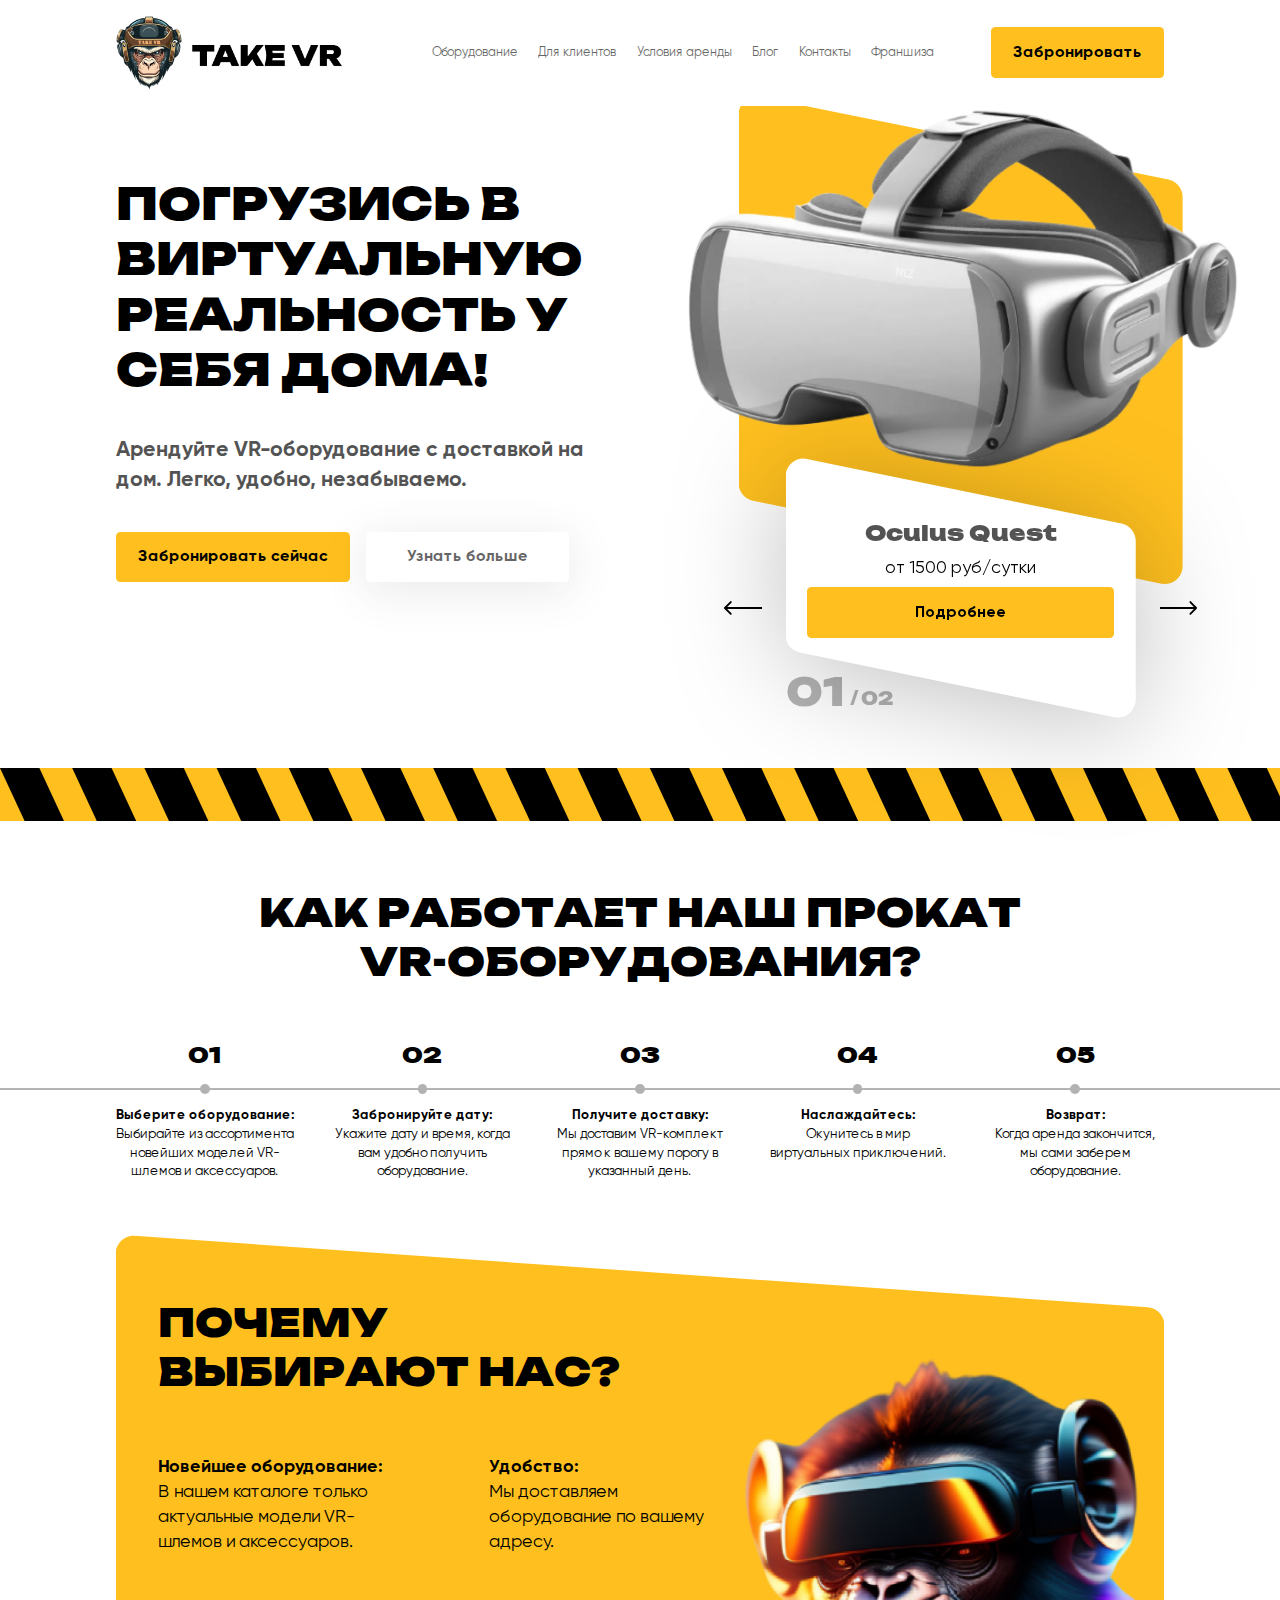
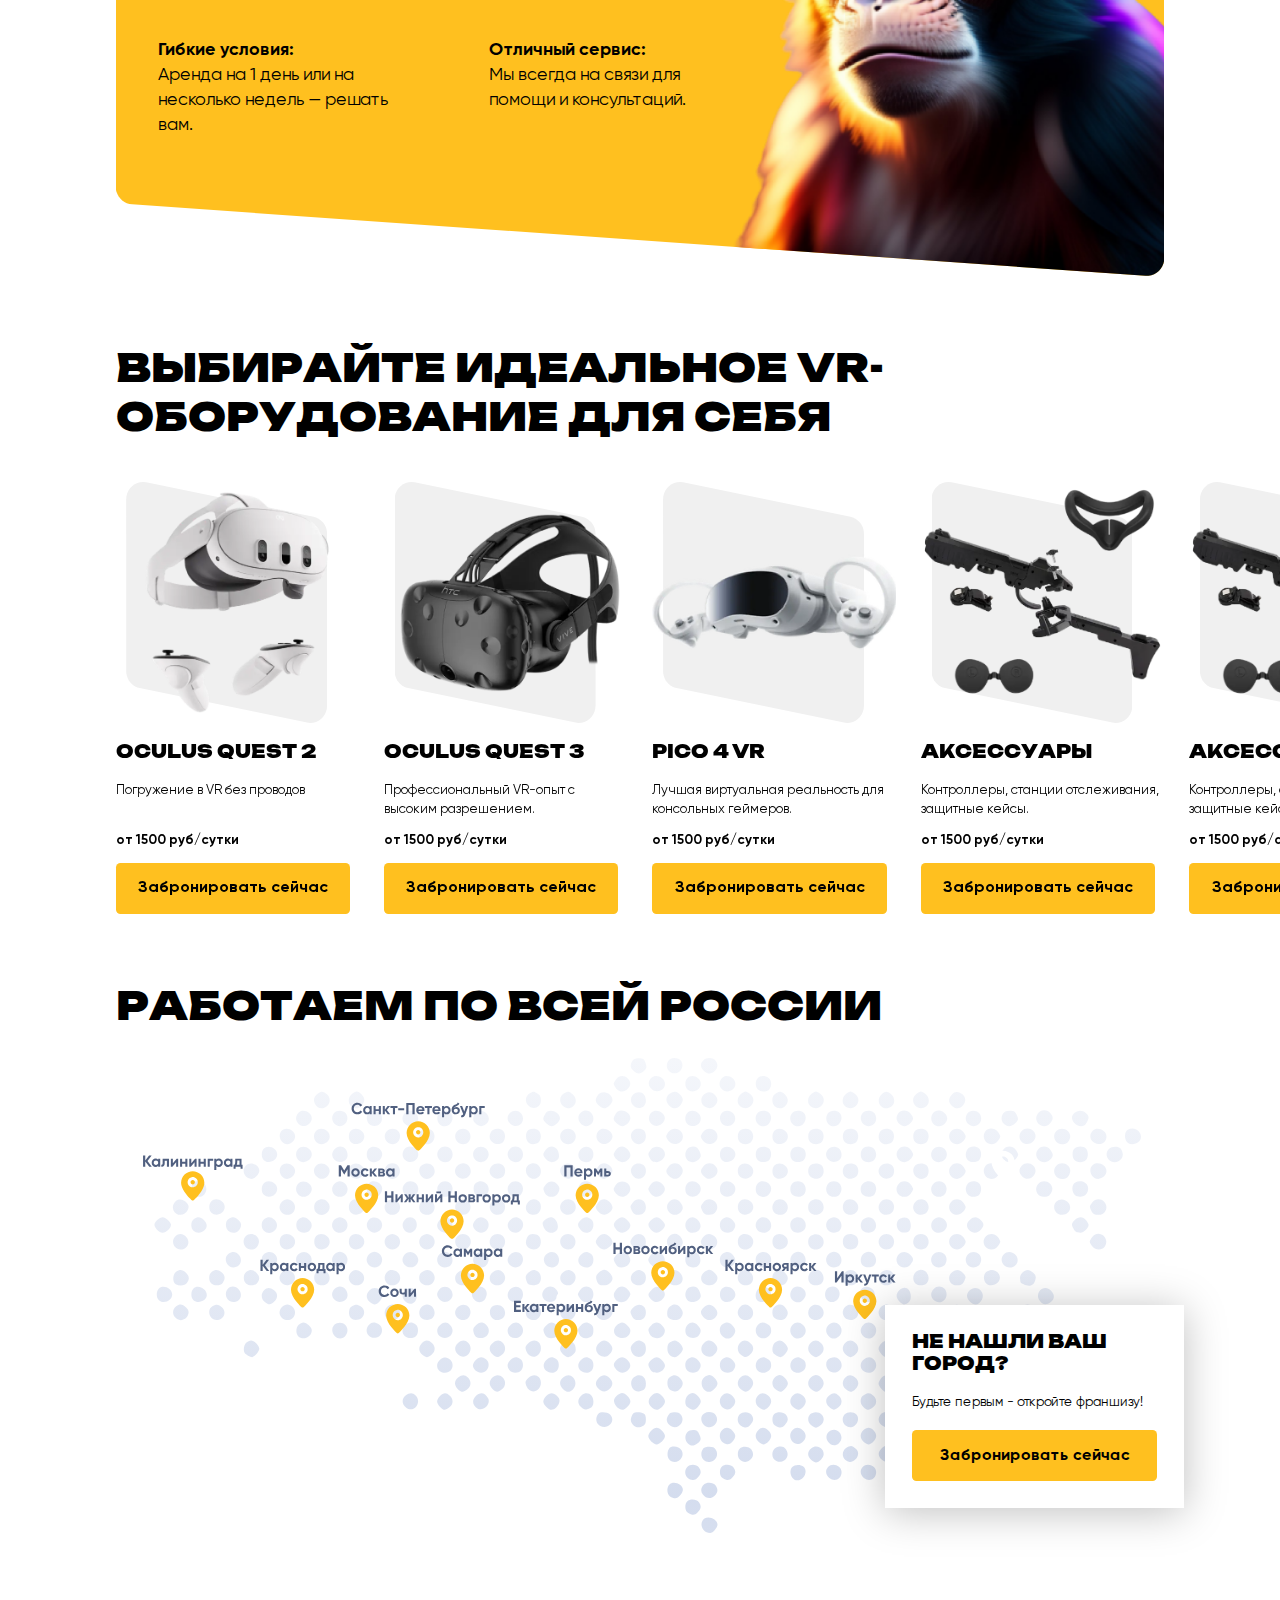
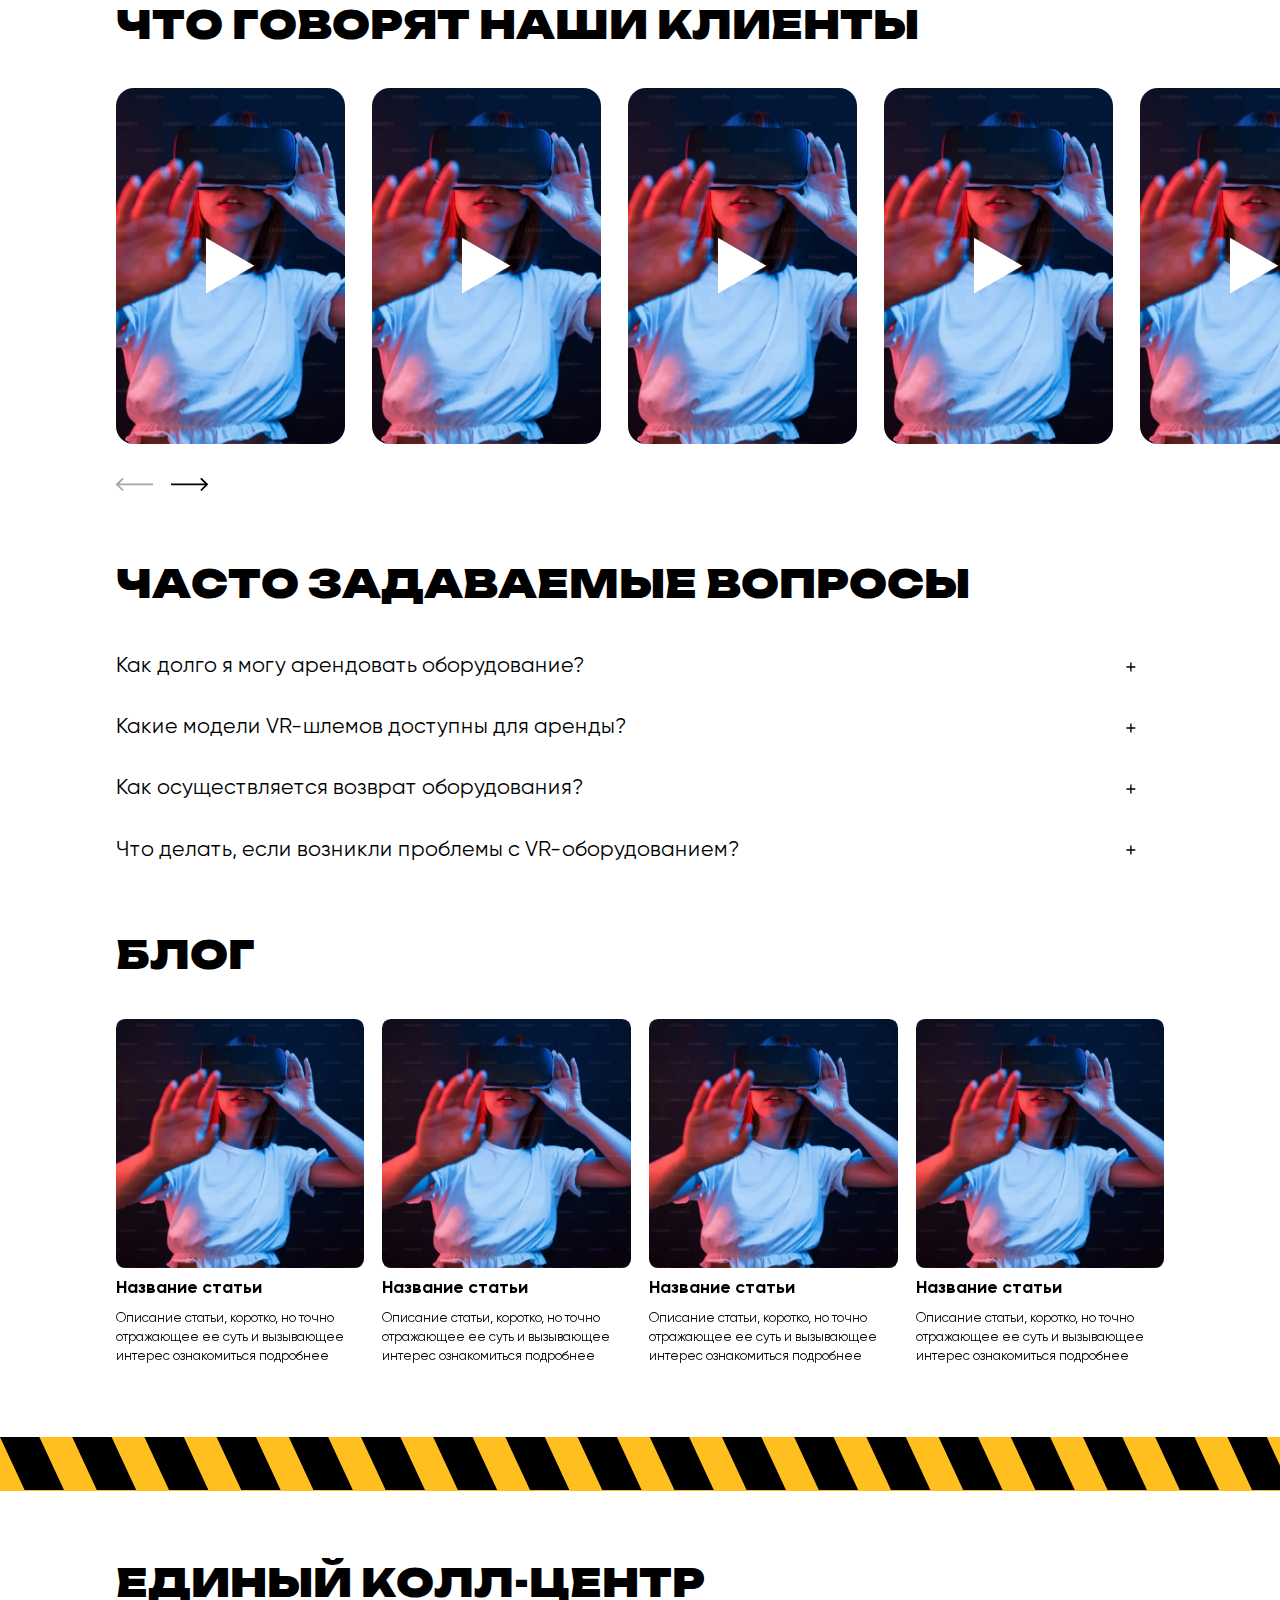
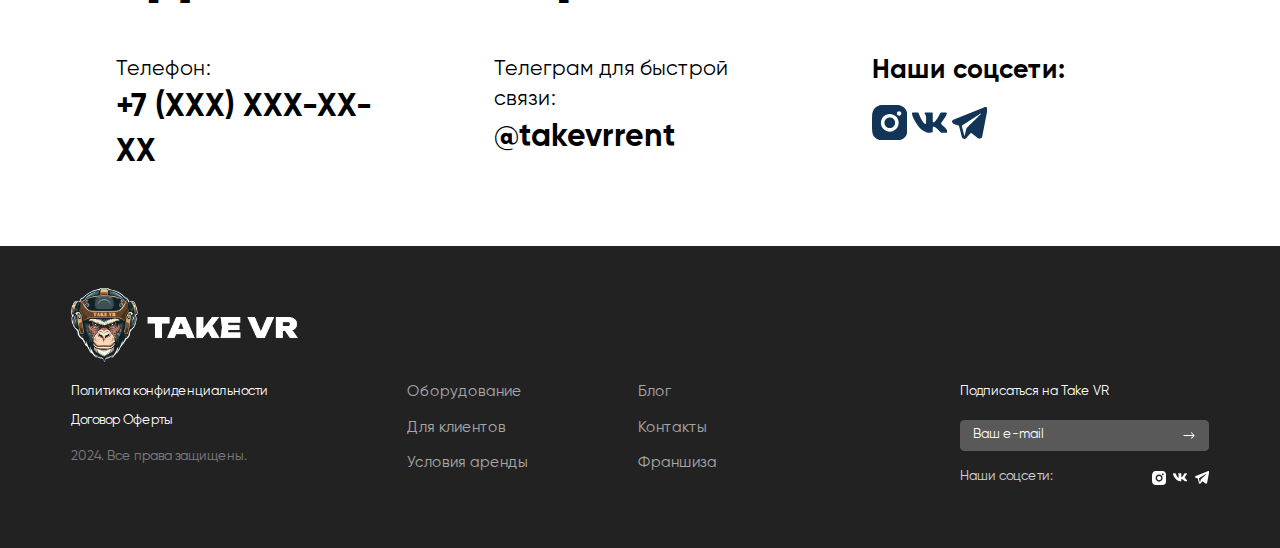
<file: index.html>
<!DOCTYPE html>
<html lang="ru">

<head>
    <meta charset="UTF-8">
    <meta name="viewport" content="width=device-width, initial-scale=1.0">
    <meta name="description" content="">
    <meta name="keywords" content="">
    <meta name="color-scheme" content="light only">
    <link rel="stylesheet" href="css/swiper-bundle.min.css">
    <link rel="stylesheet" href="css/fancybox.css">
    <link rel="stylesheet" href="css/style.min.css">
    <link rel="icon" href="img/favicon.svg" type="image/svg+xml">
    <title>Главная</title>
</head>

<body class="m-page">
    <div class="wrapper">
        <header class="header">
            <div class="container">
                <div class="header__inner">
                    <a href="" class="header__logo">
                        <img src="img/logo2.png" alt="">
                    </a>

                    <div class="menu">
                        <div class="menu__scroll _flex-between">
                            <nav class="nav">
                                <ul>
                                    <li><a href="">Оборудование</a></li>
                                    <li><a href="">Для клиентов</a></li>
                                    <li><a href="">Условия аренды</a></li>
                                    <li><a href="">Блог</a></li>
                                    <li><a href="">Контакты</a></li>
                                    <li><a href="">Франшиза</a></li>
                                </ul>
                            </nav>

                            <a href="" class="header__btn m-btn m-btn-yellow">
                                <span>Забронировать</span>
                            </a>
                        </div>
                    </div>

                    <button class="burger">
                        <img src="img/burger.svg" alt="" class="_view1">
                        <img src="img/burger2.svg" alt="" class="_view2">
                    </button>
                </div>
            </div>

        </header>
        <main class="content">

            <div class="main">
                <div class="container">
                    <div class="main__inner">
                        <div class="main__col">
                            <h1 class="main__title h1">
                                Погрузись в виртуальную реальность у себя дома!
                            </h1>
                            <div class="main__text">
                                <div class="main__desc">
                                    Арендуйте VR-оборудование с доставкой на дом. Легко, удобно, незабываемо.
                                </div>
                            </div>
                            <div class="main__nav">
                                <button class="main__btn m-btn m-btn-yellow">
                                    <span>Забронировать сейчас</span>
                                </button>
                                <button class="main__btn m-btn m-btn-white">
                                    <span>Узнать больше</span>
                                </button>
                            </div>
                        </div>
                        <div class="main__col2">
                            <div class="main-slider">
                                <div class="swiper-container">
                                    <div class="swiper-wrapper">
                                        <div class="swiper-slide">
                                            <div class="main-card">
                                                <div class="main-card__top">
                                                    <img src="img/main-img.webp" alt="" class="main-card__img">
                                                </div>
                                                <div class="main-card__bottom">
                                                    <div class="main-card__title h4">
                                                        Oculus Quest
                                                    </div>
                                                    <div class="main-card__price text20">
                                                        от 1500 руб/сутки
                                                    </div>
                                                    <a href="" class="main-card__btn m-btn m-btn-yellow">
                                                        <span>Подробнее</span>
                                                    </a>
                                                </div>
                                            </div>
                                        </div>
                                        <div class="swiper-slide">
                                            <div class="main-card">
                                                <div class="main-card__top">
                                                    <img src="img/main-img.webp" alt="" class="main-card__img">
                                                </div>
                                                <div class="main-card__bottom">
                                                    <div class="main-card__title h4">
                                                        Oculus Quest
                                                    </div>
                                                    <div class="main-card__price text20">
                                                        от 1500 руб/сутки
                                                    </div>
                                                    <a href="" class="main-card__btn m-btn m-btn-yellow">
                                                        <span>Подробнее</span>
                                                    </a>
                                                </div>
                                            </div>
                                        </div>
                                    </div>
                                </div>
                                <div class="swiper-button swiper-button-prev">
                                    <img src="img/prev.svg" alt="">
                                </div>
                                <div class="swiper-button swiper-button-next">
                                    <img src="img/next.svg" alt="">
                                </div>
                                <div class="swiper-pagination"></div>
                            </div>
                        </div>
                    </div>
                </div>
            </div>

            <div class="line"></div>

            <div class="how-work m-section">
                <div class="container">
                    <div class="how-work__top">
                        <div class="h2">
                            Как работает наш прокат VR-оборудования?
                        </div>
                    </div>
                    <div class="how-work__steps">
                        <div class="step-item">
                            <div class="step-item__num h4">
                                01
                            </div>
                            <div class="step-item__round"></div>
                            <div class="step-item__text">
                                <div class="step-item__title text15 bold-text">
                                    Выберите оборудование:
                                </div>

                                <div class="step-item__desc text15">
                                    Выбирайте из ассортимента новейших моделей VR-шлемов и аксессуаров.
                                </div>
                            </div>
                        </div>
                        <div class="step-item">
                            <div class="step-item__num h4">
                                02
                            </div>
                            <div class="step-item__round"></div>
                            <div class="step-item__text">
                                <div class="step-item__title text15 bold-text">
                                    Забронируйте дату:
                                </div>

                                <div class="step-item__desc text15">
                                    Укажите дату и время, когда вам удобно получить оборудование.
                                </div>
                            </div>
                        </div>
                        <div class="step-item">
                            <div class="step-item__num h4">
                                03
                            </div>
                            <div class="step-item__round"></div>
                            <div class="step-item__text">
                                <div class="step-item__title text15 bold-text">
                                    Получите доставку:
                                </div>

                                <div class="step-item__desc text15">
                                    Мы доставим VR-комплект прямо к вашему порогу в указанный день.
                                </div>
                            </div>
                        </div>
                        <div class="step-item">
                            <div class="step-item__num h4">
                                04
                            </div>
                            <div class="step-item__round"></div>
                            <div class="step-item__text">
                                <div class="step-item__title text15 bold-text">
                                    Наслаждайтесь:
                                </div>

                                <div class="step-item__desc text15">
                                    Окунитесь в мир виртуальных приключений.
                                </div>
                            </div>
                        </div>
                        <div class="step-item">
                            <div class="step-item__num h4">
                                05
                            </div>
                            <div class="step-item__round"></div>
                            <div class="step-item__text">
                                <div class="step-item__title text15 bold-text">
                                    Возврат:
                                </div>

                                <div class="step-item__desc text15">
                                    Когда аренда закончится, мы сами заберем оборудование.
                                </div>
                            </div>
                        </div>
                    </div>
                </div>
            </div>

            <div class="why m-section">
                <div class="container">
                    <div class="why__inner">
                        <div class="why__top">
                            <div class="h2">
                                Почему выбирают нас?
                            </div>
                        </div>
                        <div class="why__items">
                            <div class="why-item">
                                <div class="why-item__title text20 bold-text">
                                    Новейшее оборудование:
                                </div>
                                <div class="why-item__desc text20">
                                    В нашем каталоге только актуальные модели VR-шлемов и аксессуаров.
                                </div>
                            </div>
                            <div class="why-item">
                                <div class="why-item__title text20 bold-text">
                                    Удобство:
                                </div>
                                <div class="why-item__desc text20">
                                    Мы доставляем оборудование по вашему адресу.
                                </div>
                            </div>
                            <div class="why-item">
                                <div class="why-item__title text20 bold-text">
                                    Гибкие условия:
                                </div>
                                <div class="why-item__desc text20">
                                    Аренда на 1 день или на несколько недель — решать вам.
                                </div>
                            </div>
                            <div class="why-item">
                                <div class="why-item__title text20 bold-text">
                                    Отличный сервис:
                                </div>
                                <div class="why-item__desc text20">
                                    Мы всегда на связи для помощи и консультаций.
                                </div>
                            </div>
                        </div>
                        <img src="img/why.png" alt="" class="why__img">
                    </div>
                </div>
            </div>

            <div class="index-catalog m-section">
                <div class="container">
                    <div class="index-catalog__top">
                        <div class="h2">
                            Выбирайте идеальное VR-оборудование для себя
                        </div>
                    </div>
                    <div class="product-collection _dynamic slider">
                        <div class="swiper-container">
                            <div class="swiper-wrapper">
                                <div class="swiper-slide">
                                    <div class="product-card">
                                        <a href="" class="product-card__img _scale-img">
                                            <img src="img/product-img.webp" alt="">
                                        </a>
                                        <div class="product-card__title">
                                            <a href="" class="h5">
                                                Oculus Quest 2
                                            </a>
                                        </div>
                                        <div class="product-card__desc">
                                            <div class="text15">
                                                Погружение в VR без проводов
                                            </div>
                                        </div>
                                        <div class="product-card__bottom">
                                            <div class="product-card__price">
                                                <div class="text15 bold-text">
                                                    от 1500 руб/сутки
                                                </div>
                                            </div>
                                            <a href="" class="product-card__btn m-btn m-btn-yellow">
                                                <span>Забронировать сейчас</span>
                                            </a>
                                        </div>
                                    </div>
                                </div>
                                <div class="swiper-slide">
                                    <div class="product-card">
                                        <a href="" class="product-card__img _scale-img">
                                            <img src="img/product-img2.webp" alt="">
                                        </a>
                                        <div class="product-card__title">
                                            <a href="" class="h5">
                                                Oculus Quest 3
                                            </a>
                                        </div>
                                        <div class="product-card__desc">
                                            <div class="text15">
                                                Профессиональный VR-опыт с высоким разрешением.
                                            </div>
                                        </div>
                                        <div class="product-card__bottom">
                                            <div class="product-card__price">
                                                <div class="text15 bold-text">
                                                    от 1500 руб/сутки
                                                </div>
                                            </div>
                                            <a href="" class="product-card__btn m-btn m-btn-yellow">
                                                <span>Забронировать сейчас</span>
                                            </a>
                                        </div>
                                    </div>
                                </div>
                                <div class="swiper-slide">
                                    <div class="product-card">
                                        <a href="" class="product-card__img _scale-img">
                                            <img src="img/product-img3.webp" alt="">
                                        </a>
                                        <div class="product-card__title">
                                            <a href="" class="h5">
                                                pico 4 Vr
                                            </a>
                                        </div>
                                        <div class="product-card__desc">
                                            <div class="text15">
                                                Лучшая виртуальная реальность для консольных геймеров.
                                            </div>
                                        </div>
                                        <div class="product-card__bottom">
                                            <div class="product-card__price">
                                                <div class="text15 bold-text">
                                                    от 1500 руб/сутки
                                                </div>
                                            </div>
                                            <a href="" class="product-card__btn m-btn m-btn-yellow">
                                                <span>Забронировать сейчас</span>
                                            </a>
                                        </div>
                                    </div>
                                </div>
                                <div class="swiper-slide">
                                    <div class="product-card">
                                        <a href="" class="product-card__img _scale-img">
                                            <img src="img/product-img4.webp" alt="">
                                        </a>
                                        <div class="product-card__title">
                                            <a href="" class="h5">
                                                Аксессуары
                                            </a>
                                        </div>
                                        <div class="product-card__desc">
                                            <div class="text15">
                                                Контроллеры, станции отслеживания, защитные кейсы.
                                            </div>
                                        </div>
                                        <div class="product-card__bottom">
                                            <div class="product-card__price">
                                                <div class="text15 bold-text">
                                                    от 1500 руб/сутки
                                                </div>
                                            </div>
                                            <a href="" class="product-card__btn m-btn m-btn-yellow">
                                                <span>Забронировать сейчас</span>
                                            </a>
                                        </div>
                                    </div>
                                </div>
                                <div class="swiper-slide">
                                    <div class="product-card">
                                        <a href="" class="product-card__img _scale-img">
                                            <img src="img/product-img4.webp" alt="">
                                        </a>
                                        <div class="product-card__title">
                                            <a href="" class="h5">
                                                Аксессуары
                                            </a>
                                        </div>
                                        <div class="product-card__desc">
                                            <div class="text15">
                                                Контроллеры, станции отслеживания, защитные кейсы.
                                            </div>
                                        </div>
                                        <div class="product-card__bottom">
                                            <div class="product-card__price">
                                                <div class="text15 bold-text">
                                                    от 1500 руб/сутки
                                                </div>
                                            </div>
                                            <a href="" class="product-card__btn m-btn m-btn-yellow">
                                                <span>Забронировать сейчас</span>
                                            </a>
                                        </div>
                                    </div>
                                </div>
                            </div>
                        </div>
                        <div class="swiper-nav">
                            <div class="swiper-button swiper-button-prev">
                                <img src="img/prev.svg" alt="">
                            </div>
                            <div class="swiper-button swiper-button-next">
                                <img src="img/next.svg" alt="">
                            </div>
                        </div>

                    </div>
                </div>
            </div>

            <div class="geography m-section">
                <div class="container">
                    <div class="h2">
                        работаем по всей россии
                    </div>
                    <div class="geography__inner">
                        <div class="geography__map">
                            <img src="img/map.svg" alt="" class="_view1">
                        </div>
                        <div class="geography__info">
                            <div class="h5">
                                не нашли ваш город?
                            </div>
                            <div class="text15">
                                Будьте первым - откройте франшизу!
                            </div>
                            <div class="geography__nav _felx">
                                <a href="" class="m-btn m-btn-yellow">
                                    <span>Забронировать сейчас</span>
                                </a>
                            </div>
                        </div>
                    </div>
                </div>
            </div>

            <div class="reviews m-section">
                <div class="container">
                    <div class="h2">
                        Что говорят наши клиенты
                    </div>
                    <div class="reviews-collection slider">
                        <div class="swiper-container">
                            <div class="swiper-wrapper">
                                <div class="swiper-slide">
                                    <a href="videos/Countdown7.mp4" data-fancybox class="review-card">
                                        <div class="review-card__img">
                                            <img src="img/review.webp" alt="">
                                        </div>
                                    </a>
                                </div>
                                <div class="swiper-slide">
                                    <a href="videos/Countdown7.mp4" data-fancybox class="review-card">
                                        <div class="review-card__img">
                                            <img src="img/review.webp" alt="">
                                        </div>
                                    </a>
                                </div>
                                <div class="swiper-slide">
                                    <a href="videos/Countdown7.mp4" data-fancybox class="review-card">
                                        <div class="review-card__img">
                                            <img src="img/review.webp" alt="">
                                        </div>
                                    </a>
                                </div>
                                <div class="swiper-slide">
                                    <a href="videos/Countdown7.mp4" data-fancybox class="review-card">
                                        <div class="review-card__img">
                                            <img src="img/review.webp" alt="">
                                        </div>
                                    </a>
                                </div>
                                <div class="swiper-slide">
                                    <a href="videos/Countdown7.mp4" data-fancybox class="review-card">
                                        <div class="review-card__img">
                                            <img src="img/review.webp" alt="">
                                        </div>
                                    </a>
                                </div>
                                <div class="swiper-slide">
                                    <a href="videos/Countdown7.mp4" data-fancybox class="review-card">
                                        <div class="review-card__img">
                                            <img src="img/review.webp" alt="">
                                        </div>
                                    </a>
                                </div>
                                <div class="swiper-slide">
                                    <a href="videos/Countdown7.mp4" data-fancybox class="review-card">
                                        <div class="review-card__img">
                                            <img src="img/review.webp" alt="">
                                        </div>
                                    </a>
                                </div>
                            </div>
                        </div>
                        <div class="swiper-nav">
                            <div class="swiper-button swiper-button-prev">
                                <img src="img/prev.svg" alt="">
                            </div>
                            <div class="swiper-button swiper-button-next">
                                <img src="img/next.svg" alt="">
                            </div>
                        </div>

                    </div>
                </div>
            </div>

            <div class="faq m-section">
                <div class="container">
                    <div class="h2">
                        Часто задаваемые вопросы
                    </div>
                    <div class="faq__items">
                        <div class="qa-card">
                            <div class="qa-card__show">
                                <div class="qa-card__title text24">
                                    Как долго я могу арендовать оборудование?
                                </div>
                                <div class="qa-card__btn">
                                    <svg width="11" height="11" viewBox="0 0 11 11" fill="none" xmlns="http://www.w3.org/2000/svg">
                                        <path d="M10.5591 4.832V6.368H6.28706V10.64H4.75106V6.368H0.479063V4.832H4.75106V0.56H6.28706V4.832H10.5591Z" fill="black" />
                                    </svg>
                                </div>
                            </div>
                            <div class="qa-card__hidden">
                                <div class="text18">
                                    Как долго я могу арендовать оборудование?
                                    Как долго я могу арендовать оборудование?
                                    Как долго я могу арендовать оборудование?
                                </div>
                            </div>
                        </div>

                        <div class="qa-card">
                            <div class="qa-card__show">
                                <div class="qa-card__title text24">
                                    Какие модели VR-шлемов доступны для аренды?
                                </div>
                                <div class="qa-card__btn">
                                    <svg width="11" height="11" viewBox="0 0 11 11" fill="none" xmlns="http://www.w3.org/2000/svg">
                                        <path d="M10.5591 4.832V6.368H6.28706V10.64H4.75106V6.368H0.479063V4.832H4.75106V0.56H6.28706V4.832H10.5591Z" fill="black" />
                                    </svg>
                                </div>
                            </div>
                            <div class="qa-card__hidden">
                                <div class="text18">
                                    Какие модели VR-шлемов доступны для аренды?
                                    Какие модели VR-шлемов доступны для аренды?
                                    Какие модели VR-шлемов доступны для аренды?
                                </div>
                            </div>
                        </div>

                        <div class="qa-card">
                            <div class="qa-card__show">
                                <div class="qa-card__title text24">
                                    Как осуществляется возврат оборудования?
                                </div>
                                <div class="qa-card__btn">
                                    <svg width="11" height="11" viewBox="0 0 11 11" fill="none" xmlns="http://www.w3.org/2000/svg">
                                        <path d="M10.5591 4.832V6.368H6.28706V10.64H4.75106V6.368H0.479063V4.832H4.75106V0.56H6.28706V4.832H10.5591Z" fill="black" />
                                    </svg>
                                </div>
                            </div>
                            <div class="qa-card__hidden">
                                <div class="text18">
                                    Как осуществляется возврат оборудования?
                                    Как осуществляется возврат оборудования?
                                    Как осуществляется возврат оборудования?
                                </div>
                            </div>
                        </div>

                        <div class="qa-card">
                            <div class="qa-card__show">
                                <div class="qa-card__title text24">
                                    Что делать, если возникли проблемы с VR-оборудованием?
                                </div>
                                <div class="qa-card__btn">
                                    <svg width="11" height="11" viewBox="0 0 11 11" fill="none" xmlns="http://www.w3.org/2000/svg">
                                        <path d="M10.5591 4.832V6.368H6.28706V10.64H4.75106V6.368H0.479063V4.832H4.75106V0.56H6.28706V4.832H10.5591Z" fill="black" />
                                    </svg>
                                </div>
                            </div>
                            <div class="qa-card__hidden">
                                <div class="text18">
                                    Что делать, если возникли проблемы с VR-оборудованием?
                                    Что делать, если возникли проблемы с VR-оборудованием?
                                    Что делать, если возникли проблемы с VR-оборудованием?
                                </div>
                            </div>
                        </div>

                    </div>
                </div>
            </div>

            <div class="blog m-section">
                <div class="container">
                    <div class="h2">
                        БЛОГ
                    </div>
                    <div class="blog-collection slider">
                        <div class="swiper-container">
                            <div class="swiper-wrapper">
                                <div class="swiper-slide">
                                    <div class="blog-card">
                                        <div class="blog-card__img">
                                            <img src="img/blog.webp" alt="">
                                        </div>
                                        <div class="blog-card__content">
                                            <div class="blog-card__title text20 bold-text">
                                                <a href="">
                                                    Название статьи
                                                </a>
                                            </div>
                                            <div class="blog-card__desc text15">
                                                Описание статьи, коротко, но точно отражающее ее суть и вызывающее интерес ознакомиться подробнее
                                            </div>
                                        </div>
                                    </div>

                                </div>
                                <div class="swiper-slide">
                                    <div class="blog-card">
                                        <div class="blog-card__img">
                                            <img src="img/blog.webp" alt="">
                                        </div>
                                        <div class="blog-card__content">
                                            <div class="blog-card__title text20 bold-text">
                                                <a href="">
                                                    Название статьи
                                                </a>
                                            </div>
                                            <div class="blog-card__desc text15">
                                                Описание статьи, коротко, но точно отражающее ее суть и вызывающее интерес ознакомиться подробнее
                                            </div>
                                        </div>
                                    </div>

                                </div>
                                <div class="swiper-slide">
                                    <div class="blog-card">
                                        <div class="blog-card__img">
                                            <img src="img/blog.webp" alt="">
                                        </div>
                                        <div class="blog-card__content">
                                            <div class="blog-card__title text20 bold-text">
                                                <a href="">
                                                    Название статьи
                                                </a>
                                            </div>
                                            <div class="blog-card__desc text15">
                                                Описание статьи, коротко, но точно отражающее ее суть и вызывающее интерес ознакомиться подробнее
                                            </div>
                                        </div>
                                    </div>

                                </div>
                                <div class="swiper-slide">
                                    <div class="blog-card">
                                        <div class="blog-card__img">
                                            <img src="img/blog.webp" alt="">
                                        </div>
                                        <div class="blog-card__content">
                                            <div class="blog-card__title text20 bold-text">
                                                <a href="">
                                                    Название статьи
                                                </a>
                                            </div>
                                            <div class="blog-card__desc text15">
                                                Описание статьи, коротко, но точно отражающее ее суть и вызывающее интерес ознакомиться подробнее
                                            </div>
                                        </div>
                                    </div>

                                </div>
                            </div>
                        </div>
                        <div class="swiper-nav">
                            <div class="swiper-button swiper-button-prev">
                                <img src="img/prev.svg" alt="">
                            </div>
                            <div class="swiper-button swiper-button-next">
                                <img src="img/next.svg" alt="">
                            </div>
                        </div>

                    </div>
                </div>
            </div>

            <div class="line"></div>

            <div class="contacts m-section">
                <div class="container">
                    <div class="h2">
                        единый колл-центр
                    </div>
                    <div class="contacts__grid">
                        <div class="contacts-item">
                            <div class="contacts-item__title">
                                Телефон:
                            </div>
                            <div class="contacts-item__desc">
                                <a href="tel:+7XXXXXXXXXX">
                                    +7 (XXX) XXX-XX-XX
                                </a>
                            </div>
                        </div>
                        <div class="contacts-item">
                            <div class="contacts-item__title">
                                Телеграм для быстрой связи:
                            </div>
                            <div class="contacts-item__desc">
                                <a href="">@takevrrent</a>
                            </div>
                        </div>
                        <div class="contacts-item _type2">
                            <div class="contacts-item__title2">
                                Наши соцсети:
                            </div>
                            <div class="socials">
                                <a href="" class="socials__item">
                                    <svg xmlns="http://www.w3.org/2000/svg" width="40" height="40" viewBox="0 0 40 40" fill="none">
                                        <path d="M22.056 0C24.3059 0.00599985 25.4479 0.0179996 26.4338 0.0459989L26.8218 0.0599985C27.2698 0.0759981 27.7117 0.0959976 28.2457 0.119997C30.3736 0.219995 31.8255 0.555987 33.0995 1.04997C34.4194 1.55796 35.5313 2.24595 36.6433 3.35592C37.6606 4.35536 38.4476 5.56481 38.9492 6.89983C39.4431 8.1738 39.7791 9.62577 39.8791 11.7557C39.9031 12.2877 39.9231 12.7297 39.9391 13.1797L39.9511 13.5677C39.9811 14.5516 39.9931 15.6936 39.9971 17.9436L39.9991 19.4355V22.0555C40.004 23.5142 39.9887 24.973 39.9531 26.4314L39.9411 26.8194C39.9251 27.2693 39.9051 27.7113 39.8811 28.2433C39.7811 30.3733 39.4411 31.8232 38.9492 33.0992C38.4476 34.4342 37.6606 35.6437 36.6433 36.6431C35.6439 37.6605 34.4345 38.4474 33.0995 38.9491C31.8255 39.443 30.3736 39.779 28.2457 39.879L26.8218 39.939L26.4338 39.951C25.4479 39.979 24.3059 39.993 22.056 39.997L20.5641 39.999H17.9462C16.4868 40.0042 15.0274 39.9888 13.5685 39.953L13.1805 39.941C12.7057 39.9231 12.2311 39.9024 11.7565 39.879C9.62865 39.779 8.17673 39.443 6.90079 38.9491C5.56652 38.4472 4.3578 37.6602 3.35897 36.6431C2.34091 35.6439 1.55328 34.4344 1.05108 33.0992C0.55711 31.8252 0.221126 30.3733 0.121131 28.2433L0.0611345 26.8194L0.0511352 26.4314C0.0142691 24.973 -0.00239847 23.5143 0.00113754 22.0555V17.9436C-0.00439797 16.4848 0.0102695 15.026 0.0451355 13.5677L0.0591347 13.1797C0.0751339 12.7297 0.0951328 12.2877 0.119132 11.7557C0.219127 9.62577 0.55511 8.1758 1.04908 6.89983C1.55245 5.56426 2.34147 4.35477 3.36097 3.35592C4.35922 2.33904 5.56723 1.55211 6.90079 1.04997C8.17673 0.555987 9.62665 0.219995 11.7565 0.119997C12.2885 0.0959976 12.7325 0.0759981 13.1805 0.0599985L13.5685 0.0479987C15.0268 0.0124651 16.4855 -0.00286933 17.9442 0.00199981L22.056 0ZM20.0001 9.99976C17.3481 9.99976 14.8047 11.0533 12.9294 12.9286C11.0541 14.8039 10.0006 17.3474 10.0006 19.9995C10.0006 22.6516 11.0541 25.1951 12.9294 27.0704C14.8047 28.9457 17.3481 29.9993 20.0001 29.9993C22.6522 29.9993 25.1956 28.9457 27.0708 27.0704C28.9461 25.1951 29.9996 22.6516 29.9996 19.9995C29.9996 17.3474 28.9461 14.8039 27.0708 12.9286C25.1956 11.0533 22.6522 9.99976 20.0001 9.99976ZM20.0001 13.9997C20.788 13.9995 21.5682 14.1546 22.2962 14.456C23.0242 14.7574 23.6856 15.1992 24.2428 15.7563C24.8001 16.3133 25.2421 16.9747 25.5437 17.7025C25.8454 18.4304 26.0007 19.2106 26.0008 19.9985C26.001 20.7864 25.8459 21.5667 25.5445 22.2946C25.2431 23.0226 24.8013 23.6841 24.2443 24.2413C23.6872 24.7986 23.0259 25.2406 22.298 25.5423C21.5702 25.8439 20.79 25.9992 20.0021 25.9994C18.4109 25.9994 16.8849 25.3672 15.7597 24.2421C14.6345 23.1169 14.0024 21.5908 14.0024 19.9995C14.0024 18.4083 14.6345 16.8822 15.7597 15.757C16.8849 14.6318 18.4109 13.9997 20.0021 13.9997M30.5016 6.99983C29.8386 6.99983 29.2027 7.26322 28.7339 7.73205C28.2651 8.20088 28.0017 8.83675 28.0017 9.49977C28.0017 10.1628 28.2651 10.7987 28.7339 11.2675C29.2027 11.7363 29.8386 11.9997 30.5016 11.9997C31.1646 11.9997 31.8005 11.7363 32.2693 11.2675C32.7381 10.7987 33.0015 10.1628 33.0015 9.49977C33.0015 8.83675 32.7381 8.20088 32.2693 7.73205C31.8005 7.26322 31.1646 6.99983 30.5016 6.99983Z" fill="#123456" />
                                    </svg>
                                </a>
                                <a href="" class="socials__item">
                                    <svg xmlns="http://www.w3.org/2000/svg" width="40" height="24" viewBox="0 0 40 24" fill="none">
                                        <path fill-rule="evenodd" clip-rule="evenodd" d="M39.0825 2.11904C39.3592 1.22762 39.0825 0.571289 37.7575 0.571289H33.3826C32.2693 0.571289 31.756 1.13782 31.4777 1.76313C31.4777 1.76313 29.2527 6.98108 26.1011 10.3705C25.0811 11.3533 24.6178 11.6652 24.0612 11.6652C23.7828 11.6652 23.3645 11.3533 23.3645 10.4603V2.11904C23.3645 1.04802 23.0578 0.571289 22.1312 0.571289H15.2513C14.5564 0.571289 14.138 1.06762 14.138 1.53945C14.138 2.55333 15.7147 2.78843 15.8763 5.64231V11.8431C15.8763 13.2031 15.6213 13.4497 15.0647 13.4497C13.5814 13.4497 9.97312 8.20721 7.8315 2.20884C7.41651 1.04149 6.99652 0.571289 5.87821 0.571289H1.49997C0.249995 0.571289 0 1.13782 0 1.76313C0 2.8766 1.4833 8.40802 6.90819 15.7239C10.5248 20.7199 15.6163 23.4284 20.2546 23.4284C23.0362 23.4284 23.3795 22.8276 23.3795 21.7909V18.0146C23.3795 16.8113 23.6428 16.5713 24.5245 16.5713C25.1745 16.5713 26.2861 16.8848 28.8827 19.2929C31.8493 22.1484 32.3377 23.4284 34.0076 23.4284H38.3825C39.6325 23.4284 40.2592 22.8276 39.8992 21.639C39.5025 20.457 38.0859 18.7411 36.2076 16.7052C35.1876 15.546 33.6576 14.297 33.1926 13.6717C32.5443 12.8701 32.7293 12.5125 33.1926 11.799C33.1926 11.799 38.5259 4.57292 39.0808 2.11904" fill="#123456" />
                                    </svg>
                                </a>
                                <a href="" class="socials__item">
                                    <svg xmlns="http://www.w3.org/2000/svg" width="40" height="36" viewBox="0 0 40 36" fill="none">
                                        <path fill-rule="evenodd" clip-rule="evenodd" d="M33.9182 33.5797V33.5756L33.9545 33.4871L40 2.38348V2.28474C40 1.5092 39.7178 0.832409 39.109 0.427156C38.5748 0.0712743 37.96 0.0465891 37.5286 0.079503C37.1271 0.116886 36.7309 0.199679 36.3473 0.326357C36.1836 0.379657 36.0221 0.440055 35.8635 0.507384L35.8373 0.517669L2.13225 14.0103L2.12217 14.0144C2.01891 14.048 1.91847 14.0899 1.82181 14.1399C1.58224 14.2501 1.35228 14.3808 1.13441 14.5308C0.701001 14.8352 -0.123482 15.5511 0.0156113 16.6866C0.130515 17.6288 0.765508 18.2254 1.19488 18.536C1.44776 18.7182 1.72035 18.87 2.00727 18.9886L2.07178 19.0174L2.09194 19.0235L2.10605 19.0297L8.00443 21.056C7.98292 21.4345 8.02122 21.815 8.11933 22.1977L11.0725 33.6332C11.2339 34.2565 11.5825 34.8127 12.0694 35.2235C12.5564 35.6343 13.1572 35.8791 13.7874 35.9236C14.4177 35.968 15.0458 35.8099 15.5835 35.4715C16.1213 35.133 16.5416 34.6311 16.7855 34.0364L21.3977 29.0047L29.318 35.2007L29.4309 35.2501C30.1506 35.571 30.8218 35.6718 31.4367 35.5875C32.0515 35.5011 32.5393 35.2378 32.9062 34.9395C33.3307 34.5885 33.6689 34.1412 33.894 33.6332L33.9101 33.5982L33.9162 33.5859L33.9182 33.5797ZM11.0423 21.4118C11.0096 21.285 11.0174 21.1507 11.0645 21.0287C11.1116 20.9066 11.1956 20.803 11.3044 20.733L31.3036 7.77313C31.3036 7.77313 32.4809 7.04286 32.4385 7.77313C32.4385 7.77313 32.6482 7.90068 32.0172 8.4993C31.4205 9.06912 17.7632 22.5247 16.3803 23.8866C16.3052 23.9642 16.2517 24.0607 16.2251 24.1663L13.9955 32.8474L11.0423 21.4118Z" fill="#123456" />
                                    </svg>
                                </a>
                            </div>

                        </div>
                    </div>
                </div>
            </div>

        </main>
        <footer class="footer">
            <div class="container">
                <a href="" class="footer__logo">
                    <img src="img/logo.png" alt="">
                </a>
                <div class="footer__inner">
                    <div class="footer__col">
                        <div class="footer__links">
                            <ul>
                                <li><a href="">Политика конфиденциальности</a></li>
                                <li><a href="">Договор Оферты</a></li>
                            </ul>
                        </div>
                        <div class="footer__c text15">
                            2024. Все права защищены.
                        </div>
                    </div>
                    <div class="footer__col2">
                        <div class="footer-nav">
                            <ul>
                                <li><a href="">Оборудование</a></li>
                                <li><a href="">Блог</a></li>
                                <li><a href="">Для клиентов</a></li>
                                <li><a href="">Контакты</a></li>
                                <li><a href="">Условия аренды</a></li>
                                <li><a href="">Франшиза</a></li>
                            </ul>
                        </div>
                    </div>
                    <div class="footer__col3">
                        <div class="text15">
                            Подписаться на Take VR
                        </div>
                        <form action="" class="footer-subscribe">
                            <div class="footer-subscribe__field">
                                <input type="text" placeholder="Ваш e-mail">
                            </div>
                            <button class="footer-subscribe__btn">
                                <svg xmlns="http://www.w3.org/2000/svg" width="14" height="8" viewBox="0 0 14 8" fill="none">
                                    <path d="M12.9226 4.59379C13.1179 4.39853 13.1179 4.08194 12.9226 3.88668L9.74066 0.704701C9.5454 0.509439 9.22882 0.509439 9.03356 0.704701C8.8383 0.899963 8.8383 1.21655 9.03356 1.41181L11.862 4.24024L9.03356 7.06866C8.8383 7.26392 8.8383 7.58051 9.03356 7.77577C9.22882 7.97103 9.5454 7.97103 9.74066 7.77577L12.9226 4.59379ZM0.569092 4.74023L12.5691 4.74024L12.5691 3.74024L0.569092 3.74023L0.569092 4.74023Z" fill="white" />
                                </svg>
                            </button>
                        </form>
                        <div class="footer-socials _flex-between">
                            <div class="footer-socials__title text15">
                                Наши соцсети:
                            </div>
                            <div class="socials">
                                <a href="" class="socials__item">
                                    <svg xmlns="http://www.w3.org/2000/svg" width="40" height="40" viewBox="0 0 40 40" fill="none">
                                        <path d="M22.056 0C24.3059 0.00599985 25.4479 0.0179996 26.4338 0.0459989L26.8218 0.0599985C27.2698 0.0759981 27.7117 0.0959976 28.2457 0.119997C30.3736 0.219995 31.8255 0.555987 33.0995 1.04997C34.4194 1.55796 35.5313 2.24595 36.6433 3.35592C37.6606 4.35536 38.4476 5.56481 38.9492 6.89983C39.4431 8.1738 39.7791 9.62577 39.8791 11.7557C39.9031 12.2877 39.9231 12.7297 39.9391 13.1797L39.9511 13.5677C39.9811 14.5516 39.9931 15.6936 39.9971 17.9436L39.9991 19.4355V22.0555C40.004 23.5142 39.9887 24.973 39.9531 26.4314L39.9411 26.8194C39.9251 27.2693 39.9051 27.7113 39.8811 28.2433C39.7811 30.3733 39.4411 31.8232 38.9492 33.0992C38.4476 34.4342 37.6606 35.6437 36.6433 36.6431C35.6439 37.6605 34.4345 38.4474 33.0995 38.9491C31.8255 39.443 30.3736 39.779 28.2457 39.879L26.8218 39.939L26.4338 39.951C25.4479 39.979 24.3059 39.993 22.056 39.997L20.5641 39.999H17.9462C16.4868 40.0042 15.0274 39.9888 13.5685 39.953L13.1805 39.941C12.7057 39.9231 12.2311 39.9024 11.7565 39.879C9.62865 39.779 8.17673 39.443 6.90079 38.9491C5.56652 38.4472 4.3578 37.6602 3.35897 36.6431C2.34091 35.6439 1.55328 34.4344 1.05108 33.0992C0.55711 31.8252 0.221126 30.3733 0.121131 28.2433L0.0611345 26.8194L0.0511352 26.4314C0.0142691 24.973 -0.00239847 23.5143 0.00113754 22.0555V17.9436C-0.00439797 16.4848 0.0102695 15.026 0.0451355 13.5677L0.0591347 13.1797C0.0751339 12.7297 0.0951328 12.2877 0.119132 11.7557C0.219127 9.62577 0.55511 8.1758 1.04908 6.89983C1.55245 5.56426 2.34147 4.35477 3.36097 3.35592C4.35922 2.33904 5.56723 1.55211 6.90079 1.04997C8.17673 0.555987 9.62665 0.219995 11.7565 0.119997C12.2885 0.0959976 12.7325 0.0759981 13.1805 0.0599985L13.5685 0.0479987C15.0268 0.0124651 16.4855 -0.00286933 17.9442 0.00199981L22.056 0ZM20.0001 9.99976C17.3481 9.99976 14.8047 11.0533 12.9294 12.9286C11.0541 14.8039 10.0006 17.3474 10.0006 19.9995C10.0006 22.6516 11.0541 25.1951 12.9294 27.0704C14.8047 28.9457 17.3481 29.9993 20.0001 29.9993C22.6522 29.9993 25.1956 28.9457 27.0708 27.0704C28.9461 25.1951 29.9996 22.6516 29.9996 19.9995C29.9996 17.3474 28.9461 14.8039 27.0708 12.9286C25.1956 11.0533 22.6522 9.99976 20.0001 9.99976ZM20.0001 13.9997C20.788 13.9995 21.5682 14.1546 22.2962 14.456C23.0242 14.7574 23.6856 15.1992 24.2428 15.7563C24.8001 16.3133 25.2421 16.9747 25.5437 17.7025C25.8454 18.4304 26.0007 19.2106 26.0008 19.9985C26.001 20.7864 25.8459 21.5667 25.5445 22.2946C25.2431 23.0226 24.8013 23.6841 24.2443 24.2413C23.6872 24.7986 23.0259 25.2406 22.298 25.5423C21.5702 25.8439 20.79 25.9992 20.0021 25.9994C18.4109 25.9994 16.8849 25.3672 15.7597 24.2421C14.6345 23.1169 14.0024 21.5908 14.0024 19.9995C14.0024 18.4083 14.6345 16.8822 15.7597 15.757C16.8849 14.6318 18.4109 13.9997 20.0021 13.9997M30.5016 6.99983C29.8386 6.99983 29.2027 7.26322 28.7339 7.73205C28.2651 8.20088 28.0017 8.83675 28.0017 9.49977C28.0017 10.1628 28.2651 10.7987 28.7339 11.2675C29.2027 11.7363 29.8386 11.9997 30.5016 11.9997C31.1646 11.9997 31.8005 11.7363 32.2693 11.2675C32.7381 10.7987 33.0015 10.1628 33.0015 9.49977C33.0015 8.83675 32.7381 8.20088 32.2693 7.73205C31.8005 7.26322 31.1646 6.99983 30.5016 6.99983Z" fill="#123456" />
                                    </svg>
                                </a>
                                <a href="" class="socials__item">
                                    <svg xmlns="http://www.w3.org/2000/svg" width="40" height="24" viewBox="0 0 40 24" fill="none">
                                        <path fill-rule="evenodd" clip-rule="evenodd" d="M39.0825 2.11904C39.3592 1.22762 39.0825 0.571289 37.7575 0.571289H33.3826C32.2693 0.571289 31.756 1.13782 31.4777 1.76313C31.4777 1.76313 29.2527 6.98108 26.1011 10.3705C25.0811 11.3533 24.6178 11.6652 24.0612 11.6652C23.7828 11.6652 23.3645 11.3533 23.3645 10.4603V2.11904C23.3645 1.04802 23.0578 0.571289 22.1312 0.571289H15.2513C14.5564 0.571289 14.138 1.06762 14.138 1.53945C14.138 2.55333 15.7147 2.78843 15.8763 5.64231V11.8431C15.8763 13.2031 15.6213 13.4497 15.0647 13.4497C13.5814 13.4497 9.97312 8.20721 7.8315 2.20884C7.41651 1.04149 6.99652 0.571289 5.87821 0.571289H1.49997C0.249995 0.571289 0 1.13782 0 1.76313C0 2.8766 1.4833 8.40802 6.90819 15.7239C10.5248 20.7199 15.6163 23.4284 20.2546 23.4284C23.0362 23.4284 23.3795 22.8276 23.3795 21.7909V18.0146C23.3795 16.8113 23.6428 16.5713 24.5245 16.5713C25.1745 16.5713 26.2861 16.8848 28.8827 19.2929C31.8493 22.1484 32.3377 23.4284 34.0076 23.4284H38.3825C39.6325 23.4284 40.2592 22.8276 39.8992 21.639C39.5025 20.457 38.0859 18.7411 36.2076 16.7052C35.1876 15.546 33.6576 14.297 33.1926 13.6717C32.5443 12.8701 32.7293 12.5125 33.1926 11.799C33.1926 11.799 38.5259 4.57292 39.0808 2.11904" fill="#123456" />
                                    </svg>
                                </a>
                                <a href="" class="socials__item">
                                    <svg xmlns="http://www.w3.org/2000/svg" width="40" height="36" viewBox="0 0 40 36" fill="none">
                                        <path fill-rule="evenodd" clip-rule="evenodd" d="M33.9182 33.5797V33.5756L33.9545 33.4871L40 2.38348V2.28474C40 1.5092 39.7178 0.832409 39.109 0.427156C38.5748 0.0712743 37.96 0.0465891 37.5286 0.079503C37.1271 0.116886 36.7309 0.199679 36.3473 0.326357C36.1836 0.379657 36.0221 0.440055 35.8635 0.507384L35.8373 0.517669L2.13225 14.0103L2.12217 14.0144C2.01891 14.048 1.91847 14.0899 1.82181 14.1399C1.58224 14.2501 1.35228 14.3808 1.13441 14.5308C0.701001 14.8352 -0.123482 15.5511 0.0156113 16.6866C0.130515 17.6288 0.765508 18.2254 1.19488 18.536C1.44776 18.7182 1.72035 18.87 2.00727 18.9886L2.07178 19.0174L2.09194 19.0235L2.10605 19.0297L8.00443 21.056C7.98292 21.4345 8.02122 21.815 8.11933 22.1977L11.0725 33.6332C11.2339 34.2565 11.5825 34.8127 12.0694 35.2235C12.5564 35.6343 13.1572 35.8791 13.7874 35.9236C14.4177 35.968 15.0458 35.8099 15.5835 35.4715C16.1213 35.133 16.5416 34.6311 16.7855 34.0364L21.3977 29.0047L29.318 35.2007L29.4309 35.2501C30.1506 35.571 30.8218 35.6718 31.4367 35.5875C32.0515 35.5011 32.5393 35.2378 32.9062 34.9395C33.3307 34.5885 33.6689 34.1412 33.894 33.6332L33.9101 33.5982L33.9162 33.5859L33.9182 33.5797ZM11.0423 21.4118C11.0096 21.285 11.0174 21.1507 11.0645 21.0287C11.1116 20.9066 11.1956 20.803 11.3044 20.733L31.3036 7.77313C31.3036 7.77313 32.4809 7.04286 32.4385 7.77313C32.4385 7.77313 32.6482 7.90068 32.0172 8.4993C31.4205 9.06912 17.7632 22.5247 16.3803 23.8866C16.3052 23.9642 16.2517 24.0607 16.2251 24.1663L13.9955 32.8474L11.0423 21.4118Z" fill="#123456" />
                                    </svg>
                                </a>
                            </div>

                        </div>
                    </div>
                </div>
            </div>

        </footer>
    </div>

    <script src="js/jquery.min.js"></script>
    <script src="js/jquery.maskedinput.min.js"></script>
    <script src="js/swiper-bundle.min.js"></script>
    <script src="js/fancybox.umd.js"></script>
    <script src="js/main.min.js"></script>

</body>

</html>
</file>
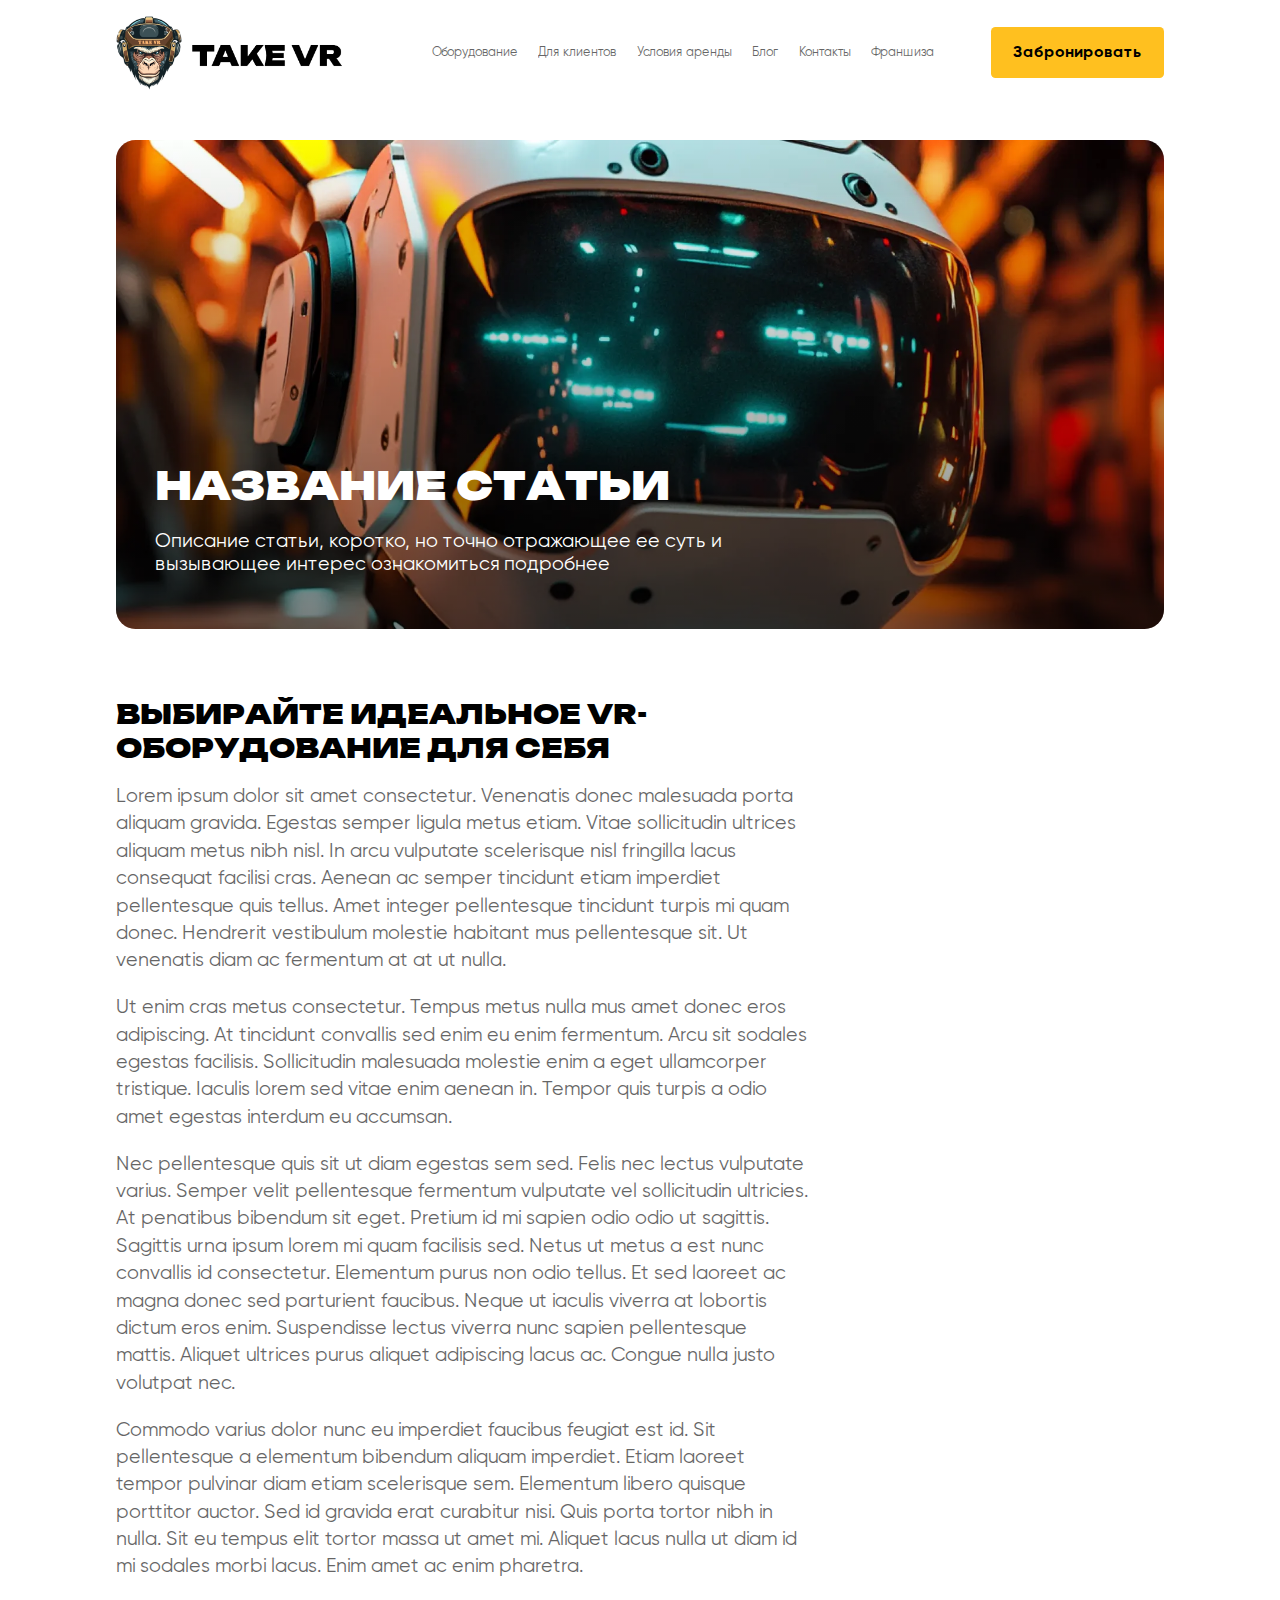
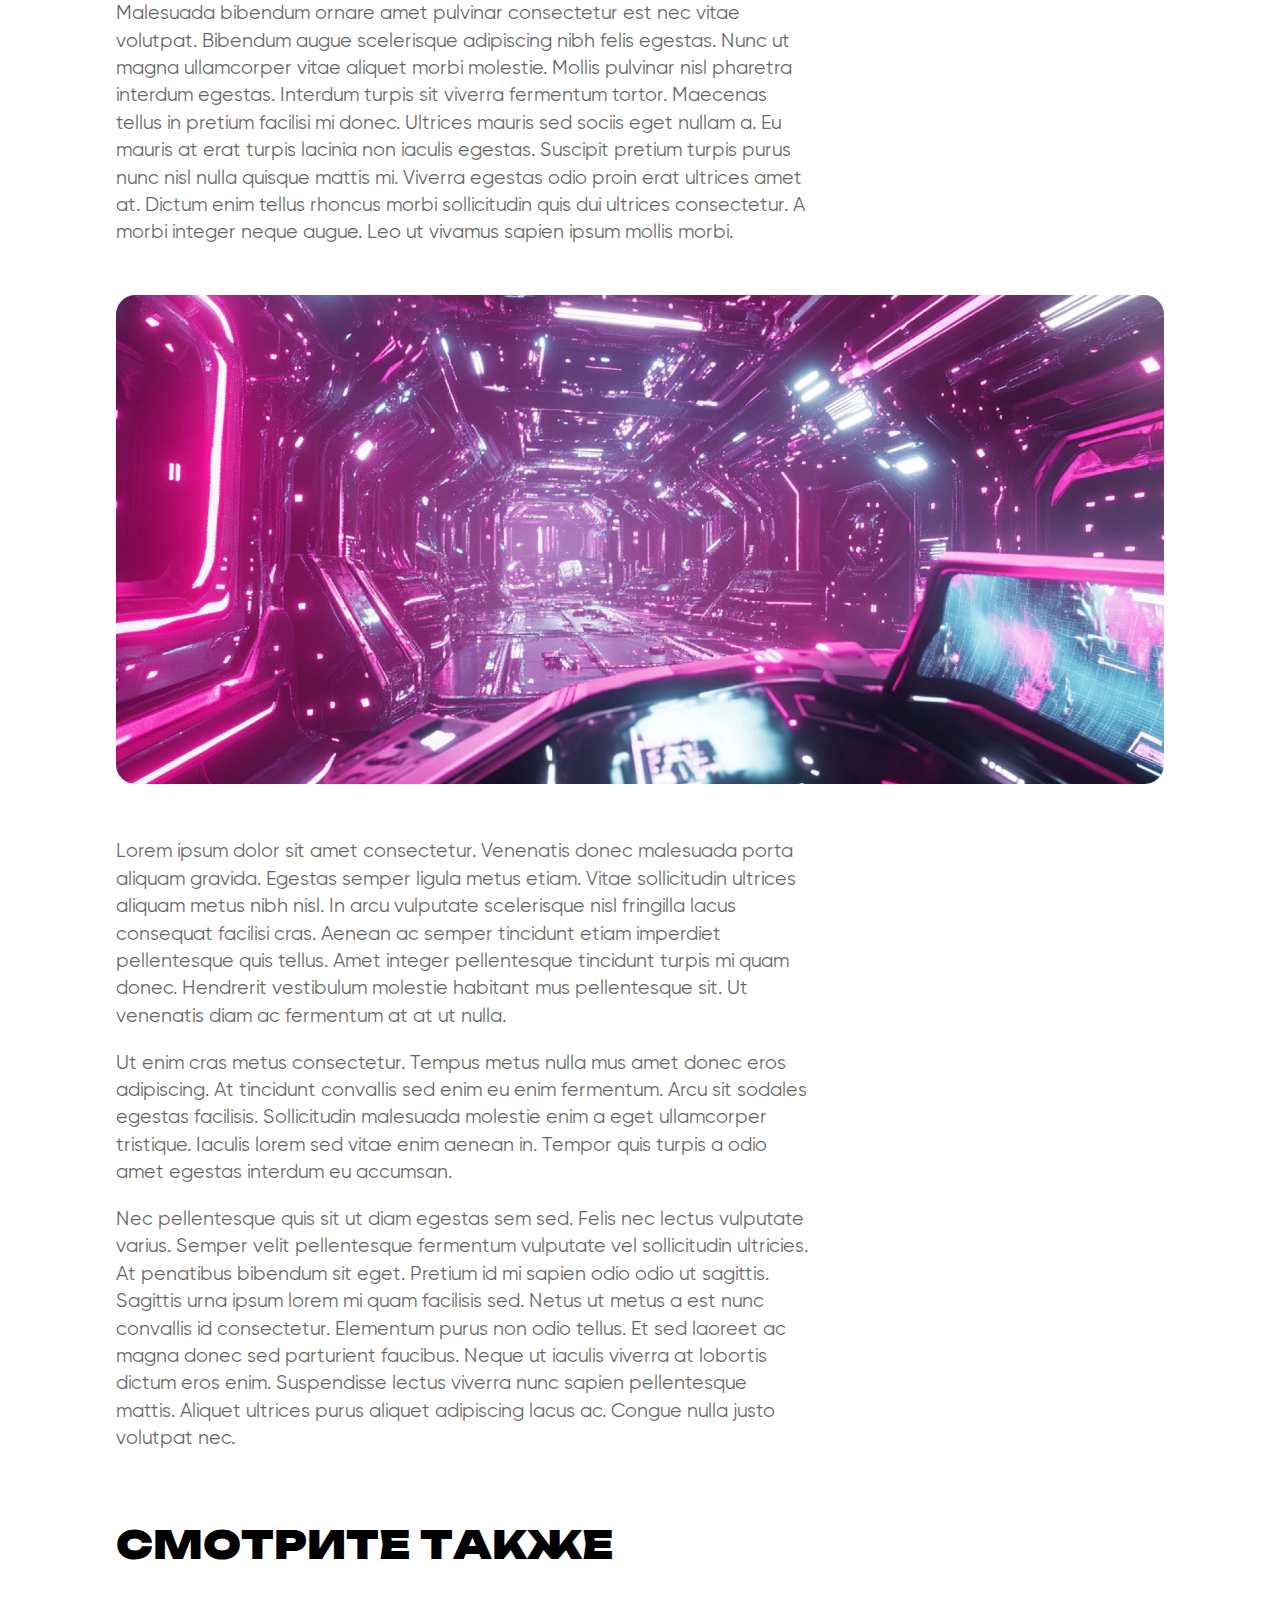
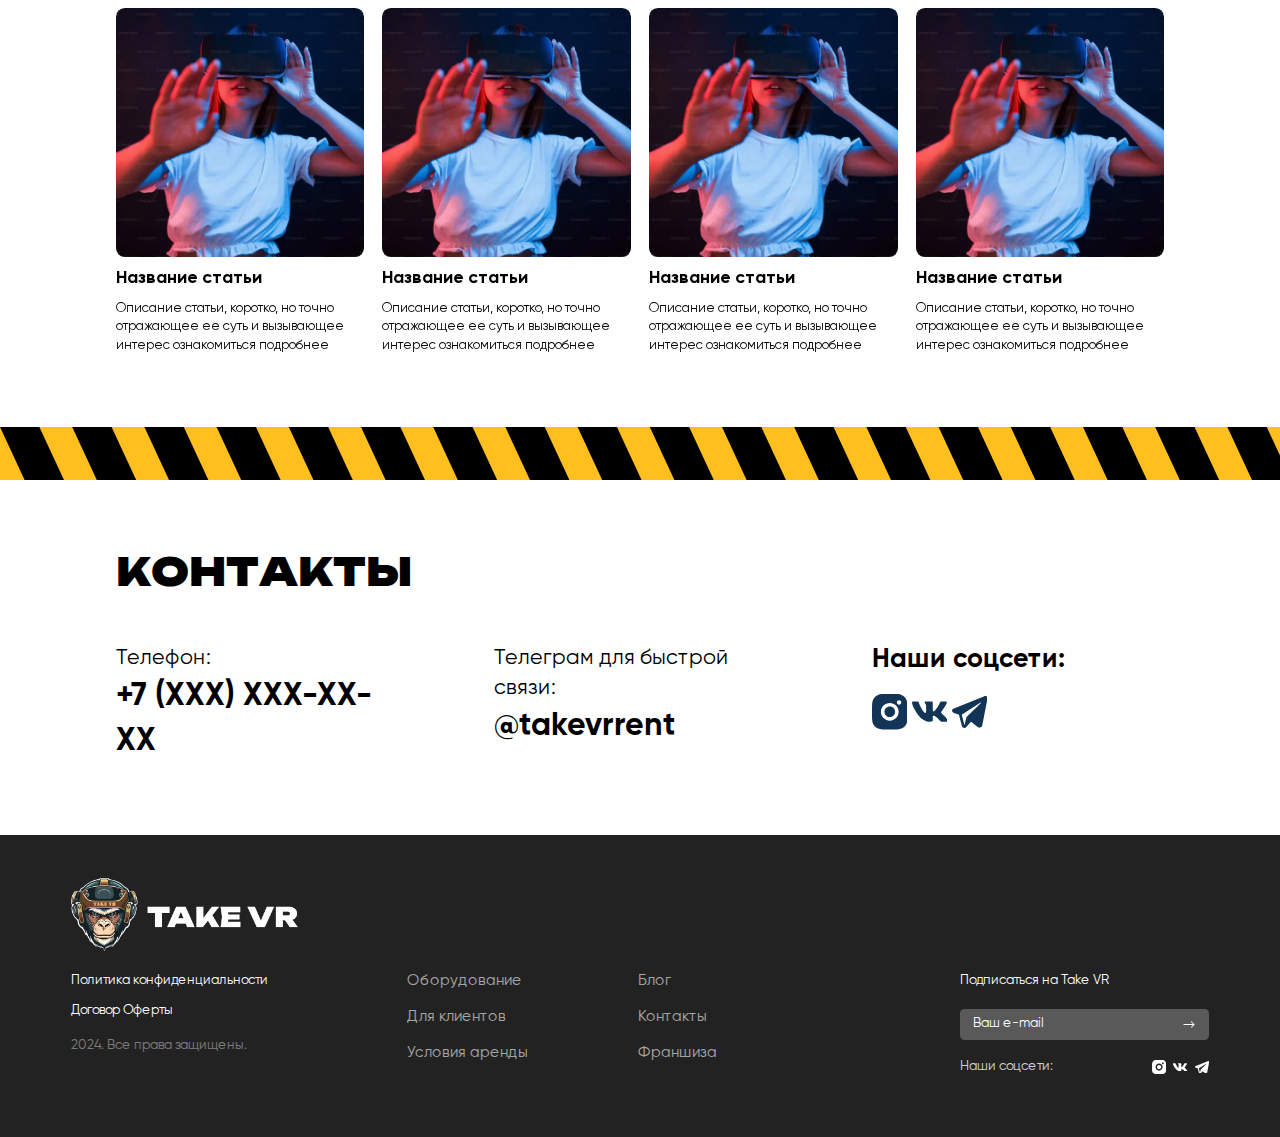
<file: blog-item.html>
<!DOCTYPE html>
<html lang="ru">

<head>
    <meta charset="UTF-8">
    <meta name="viewport" content="width=device-width, initial-scale=1.0">
    <meta name="description" content="">
    <meta name="keywords" content="">
    <meta name="color-scheme" content="light only">
    <link rel="stylesheet" href="css/swiper-bundle.min.css">
    <link rel="stylesheet" href="css/fancybox.css">
    <link rel="stylesheet" href="css/style.min.css">
    <link rel="icon" href="img/favicon.svg" type="image/svg+xml">
    <title>БЛОГ</title>
</head>

<body class="m-page">
    <div class="wrapper">
        <header class="header">
            <div class="container">
                <div class="header__inner">
                    <a href="" class="header__logo">
                        <img src="img/logo2.png" alt="">
                    </a>

                    <div class="menu">
                        <div class="menu__scroll _flex-between">
                            <nav class="nav">
                                <ul>
                                    <li><a href="">Оборудование</a></li>
                                    <li><a href="">Для клиентов</a></li>
                                    <li><a href="">Условия аренды</a></li>
                                    <li><a href="">Блог</a></li>
                                    <li><a href="">Контакты</a></li>
                                    <li><a href="">Франшиза</a></li>
                                </ul>
                            </nav>

                            <a href="" class="header__btn m-btn m-btn-yellow">
                                <span>Забронировать</span>
                            </a>
                        </div>
                    </div>

                    <button class="burger">
                        <img src="img/burger.svg" alt="" class="_view1">
                        <img src="img/burger2.svg" alt="" class="_view2">
                    </button>
                </div>
            </div>

        </header>
        <main class="content">

            <div class="blog-main m-section">
                <div class="container">
                    <div class="blog-main__inner">
                        <div class="blog-main__img m-backdrop">
                            <img class="_view1" src="img/blog2.webp" alt="">
                            <img class="_view2" src="img/blog3.webp" alt="">
                        </div>
                        <div class="blog-main__content">
                            <h1 class="h2">
                                название статьи
                            </h1>
                            <div class="blog-main__desc">
                                Описание статьи, коротко, но точно отражающее ее суть и вызывающее интерес ознакомиться подробнее
                            </div>
                        </div>
                    </div>
                </div>
            </div>

            <div class="article m-section">
                <div class="container">
                    <div class="article__inner">
                        <div class="text">
                            <h3>
                                Выбирайте идеальное VR-оборудование для себя
                            </h3>
                            <p>Lorem ipsum dolor sit amet consectetur. Venenatis donec malesuada porta aliquam gravida. Egestas semper ligula metus etiam. Vitae sollicitudin ultrices aliquam metus nibh nisl. In arcu vulputate scelerisque nisl fringilla lacus consequat facilisi cras. Aenean ac semper tincidunt etiam imperdiet pellentesque quis tellus. Amet integer pellentesque tincidunt turpis mi quam donec. Hendrerit vestibulum molestie habitant mus pellentesque sit. Ut venenatis diam ac fermentum at at ut nulla.</p>
                            <p>Ut enim cras metus consectetur. Tempus metus nulla mus amet donec eros adipiscing. At tincidunt convallis sed enim eu enim fermentum. Arcu sit sodales egestas facilisis. Sollicitudin malesuada molestie enim a eget ullamcorper tristique. Iaculis lorem sed vitae enim aenean in. Tempor quis turpis a odio amet egestas interdum eu accumsan.</p>
                            <p>Nec pellentesque quis sit ut diam egestas sem sed. Felis nec lectus vulputate varius. Semper velit pellentesque fermentum vulputate vel sollicitudin ultricies. At penatibus bibendum sit eget. Pretium id mi sapien odio odio ut sagittis. Sagittis urna ipsum lorem mi quam facilisis sed. Netus ut metus a est nunc convallis id consectetur. Elementum purus non odio tellus. Et sed laoreet ac magna donec sed parturient faucibus. Neque ut iaculis viverra at lobortis dictum eros enim. Suspendisse lectus viverra nunc sapien pellentesque mattis. Aliquet ultrices purus aliquet adipiscing lacus ac. Congue nulla justo volutpat nec.</p>
                            <p>Commodo varius dolor nunc eu imperdiet faucibus feugiat est id. Sit pellentesque a elementum bibendum aliquam imperdiet. Etiam laoreet tempor pulvinar diam etiam scelerisque sem. Elementum libero quisque porttitor auctor. Sed id gravida erat curabitur nisi. Quis porta tortor nibh in nulla. Sit eu tempus elit tortor massa ut amet mi. Aliquet lacus nulla ut diam id mi sodales morbi lacus. Enim amet ac enim pharetra.</p>
                            <p>Malesuada bibendum ornare amet pulvinar consectetur est nec vitae volutpat. Bibendum augue scelerisque adipiscing nibh felis egestas. Nunc ut magna ullamcorper vitae aliquet morbi molestie. Mollis pulvinar nisl pharetra interdum egestas. Interdum turpis sit viverra fermentum tortor. Maecenas tellus in pretium facilisi mi donec. Ultrices mauris sed sociis eget nullam a. Eu mauris at erat turpis lacinia non iaculis egestas. Suscipit pretium turpis purus nunc nisl nulla quisque mattis mi. Viverra egestas odio proin erat ultrices amet at. Dictum enim tellus rhoncus morbi sollicitudin quis dui ultrices consectetur. A morbi integer neque augue. Leo ut vivamus sapien ipsum mollis morbi.</p>

                            <hr>

                            <img src="img/article.jpg" alt="">

                            <hr>

                            <p>Lorem ipsum dolor sit amet consectetur. Venenatis donec malesuada porta aliquam gravida. Egestas semper ligula metus etiam. Vitae sollicitudin ultrices aliquam metus nibh nisl. In arcu vulputate scelerisque nisl fringilla lacus consequat facilisi cras. Aenean ac semper tincidunt etiam imperdiet pellentesque quis tellus. Amet integer pellentesque tincidunt turpis mi quam donec. Hendrerit vestibulum molestie habitant mus pellentesque sit. Ut venenatis diam ac fermentum at at ut nulla.</p>
                            <p>Ut enim cras metus consectetur. Tempus metus nulla mus amet donec eros adipiscing. At tincidunt convallis sed enim eu enim fermentum. Arcu sit sodales egestas facilisis. Sollicitudin malesuada molestie enim a eget ullamcorper tristique. Iaculis lorem sed vitae enim aenean in. Tempor quis turpis a odio amet egestas interdum eu accumsan.</p>
                            <p>Nec pellentesque quis sit ut diam egestas sem sed. Felis nec lectus vulputate varius. Semper velit pellentesque fermentum vulputate vel sollicitudin ultricies. At penatibus bibendum sit eget. Pretium id mi sapien odio odio ut sagittis. Sagittis urna ipsum lorem mi quam facilisis sed. Netus ut metus a est nunc convallis id consectetur. Elementum purus non odio tellus. Et sed laoreet ac magna donec sed parturient faucibus. Neque ut iaculis viverra at lobortis dictum eros enim. Suspendisse lectus viverra nunc sapien pellentesque mattis. Aliquet ultrices purus aliquet adipiscing lacus ac. Congue nulla justo volutpat nec.</p>
                        </div>
                    </div>
                </div>
            </div>

            <div class="blog m-section">
                <div class="container">
                    <div class="h2">
                        смотрите также
                    </div>
                    <div class="blog-collection slider">
                        <div class="swiper-container">
                            <div class="swiper-wrapper">
                                <div class="swiper-slide">
                                    <div class="blog-card">
                                        <div class="blog-card__img">
                                            <img src="img/blog.webp" alt="">
                                        </div>
                                        <div class="blog-card__content">
                                            <div class="blog-card__title text20 bold-text">
                                                <a href="">
                                                    Название статьи
                                                </a>
                                            </div>
                                            <div class="blog-card__desc text15">
                                                Описание статьи, коротко, но точно отражающее ее суть и вызывающее интерес ознакомиться подробнее
                                            </div>
                                        </div>
                                    </div>

                                </div>
                                <div class="swiper-slide">
                                    <div class="blog-card">
                                        <div class="blog-card__img">
                                            <img src="img/blog.webp" alt="">
                                        </div>
                                        <div class="blog-card__content">
                                            <div class="blog-card__title text20 bold-text">
                                                <a href="">
                                                    Название статьи
                                                </a>
                                            </div>
                                            <div class="blog-card__desc text15">
                                                Описание статьи, коротко, но точно отражающее ее суть и вызывающее интерес ознакомиться подробнее
                                            </div>
                                        </div>
                                    </div>

                                </div>
                                <div class="swiper-slide">
                                    <div class="blog-card">
                                        <div class="blog-card__img">
                                            <img src="img/blog.webp" alt="">
                                        </div>
                                        <div class="blog-card__content">
                                            <div class="blog-card__title text20 bold-text">
                                                <a href="">
                                                    Название статьи
                                                </a>
                                            </div>
                                            <div class="blog-card__desc text15">
                                                Описание статьи, коротко, но точно отражающее ее суть и вызывающее интерес ознакомиться подробнее
                                            </div>
                                        </div>
                                    </div>

                                </div>
                                <div class="swiper-slide">
                                    <div class="blog-card">
                                        <div class="blog-card__img">
                                            <img src="img/blog.webp" alt="">
                                        </div>
                                        <div class="blog-card__content">
                                            <div class="blog-card__title text20 bold-text">
                                                <a href="">
                                                    Название статьи
                                                </a>
                                            </div>
                                            <div class="blog-card__desc text15">
                                                Описание статьи, коротко, но точно отражающее ее суть и вызывающее интерес ознакомиться подробнее
                                            </div>
                                        </div>
                                    </div>

                                </div>
                            </div>
                        </div>
                        <div class="swiper-nav">
                            <div class="swiper-button swiper-button-prev">
                                <img src="img/prev.svg" alt="">
                            </div>
                            <div class="swiper-button swiper-button-next">
                                <img src="img/next.svg" alt="">
                            </div>
                        </div>

                    </div>
                </div>
            </div>

            <div class="line"></div>

            <div class="contacts m-section">
                <div class="container">
                    <div class="h2">
                        Контакты
                    </div>
                    <div class="contacts__grid">
                        <div class="contacts-item">
                            <div class="contacts-item__title">
                                Телефон:
                            </div>
                            <div class="contacts-item__desc">
                                <a href="tel:+7XXXXXXXXXX">
                                    +7 (XXX) XXX-XX-XX
                                </a>
                            </div>
                        </div>
                        <div class="contacts-item">
                            <div class="contacts-item__title">
                                Телеграм для быстрой связи:
                            </div>
                            <div class="contacts-item__desc">
                                <a href="">@takevrrent</a>
                            </div>
                        </div>
                        <div class="contacts-item _type2">
                            <div class="contacts-item__title2">
                                Наши соцсети:
                            </div>
                            <div class="socials">
                                <a href="" class="socials__item">
                                    <svg xmlns="http://www.w3.org/2000/svg" width="40" height="40" viewBox="0 0 40 40" fill="none">
                                        <path d="M22.056 0C24.3059 0.00599985 25.4479 0.0179996 26.4338 0.0459989L26.8218 0.0599985C27.2698 0.0759981 27.7117 0.0959976 28.2457 0.119997C30.3736 0.219995 31.8255 0.555987 33.0995 1.04997C34.4194 1.55796 35.5313 2.24595 36.6433 3.35592C37.6606 4.35536 38.4476 5.56481 38.9492 6.89983C39.4431 8.1738 39.7791 9.62577 39.8791 11.7557C39.9031 12.2877 39.9231 12.7297 39.9391 13.1797L39.9511 13.5677C39.9811 14.5516 39.9931 15.6936 39.9971 17.9436L39.9991 19.4355V22.0555C40.004 23.5142 39.9887 24.973 39.9531 26.4314L39.9411 26.8194C39.9251 27.2693 39.9051 27.7113 39.8811 28.2433C39.7811 30.3733 39.4411 31.8232 38.9492 33.0992C38.4476 34.4342 37.6606 35.6437 36.6433 36.6431C35.6439 37.6605 34.4345 38.4474 33.0995 38.9491C31.8255 39.443 30.3736 39.779 28.2457 39.879L26.8218 39.939L26.4338 39.951C25.4479 39.979 24.3059 39.993 22.056 39.997L20.5641 39.999H17.9462C16.4868 40.0042 15.0274 39.9888 13.5685 39.953L13.1805 39.941C12.7057 39.9231 12.2311 39.9024 11.7565 39.879C9.62865 39.779 8.17673 39.443 6.90079 38.9491C5.56652 38.4472 4.3578 37.6602 3.35897 36.6431C2.34091 35.6439 1.55328 34.4344 1.05108 33.0992C0.55711 31.8252 0.221126 30.3733 0.121131 28.2433L0.0611345 26.8194L0.0511352 26.4314C0.0142691 24.973 -0.00239847 23.5143 0.00113754 22.0555V17.9436C-0.00439797 16.4848 0.0102695 15.026 0.0451355 13.5677L0.0591347 13.1797C0.0751339 12.7297 0.0951328 12.2877 0.119132 11.7557C0.219127 9.62577 0.55511 8.1758 1.04908 6.89983C1.55245 5.56426 2.34147 4.35477 3.36097 3.35592C4.35922 2.33904 5.56723 1.55211 6.90079 1.04997C8.17673 0.555987 9.62665 0.219995 11.7565 0.119997C12.2885 0.0959976 12.7325 0.0759981 13.1805 0.0599985L13.5685 0.0479987C15.0268 0.0124651 16.4855 -0.00286933 17.9442 0.00199981L22.056 0ZM20.0001 9.99976C17.3481 9.99976 14.8047 11.0533 12.9294 12.9286C11.0541 14.8039 10.0006 17.3474 10.0006 19.9995C10.0006 22.6516 11.0541 25.1951 12.9294 27.0704C14.8047 28.9457 17.3481 29.9993 20.0001 29.9993C22.6522 29.9993 25.1956 28.9457 27.0708 27.0704C28.9461 25.1951 29.9996 22.6516 29.9996 19.9995C29.9996 17.3474 28.9461 14.8039 27.0708 12.9286C25.1956 11.0533 22.6522 9.99976 20.0001 9.99976ZM20.0001 13.9997C20.788 13.9995 21.5682 14.1546 22.2962 14.456C23.0242 14.7574 23.6856 15.1992 24.2428 15.7563C24.8001 16.3133 25.2421 16.9747 25.5437 17.7025C25.8454 18.4304 26.0007 19.2106 26.0008 19.9985C26.001 20.7864 25.8459 21.5667 25.5445 22.2946C25.2431 23.0226 24.8013 23.6841 24.2443 24.2413C23.6872 24.7986 23.0259 25.2406 22.298 25.5423C21.5702 25.8439 20.79 25.9992 20.0021 25.9994C18.4109 25.9994 16.8849 25.3672 15.7597 24.2421C14.6345 23.1169 14.0024 21.5908 14.0024 19.9995C14.0024 18.4083 14.6345 16.8822 15.7597 15.757C16.8849 14.6318 18.4109 13.9997 20.0021 13.9997M30.5016 6.99983C29.8386 6.99983 29.2027 7.26322 28.7339 7.73205C28.2651 8.20088 28.0017 8.83675 28.0017 9.49977C28.0017 10.1628 28.2651 10.7987 28.7339 11.2675C29.2027 11.7363 29.8386 11.9997 30.5016 11.9997C31.1646 11.9997 31.8005 11.7363 32.2693 11.2675C32.7381 10.7987 33.0015 10.1628 33.0015 9.49977C33.0015 8.83675 32.7381 8.20088 32.2693 7.73205C31.8005 7.26322 31.1646 6.99983 30.5016 6.99983Z" fill="#123456" />
                                    </svg>
                                </a>
                                <a href="" class="socials__item">
                                    <svg xmlns="http://www.w3.org/2000/svg" width="40" height="24" viewBox="0 0 40 24" fill="none">
                                        <path fill-rule="evenodd" clip-rule="evenodd" d="M39.0825 2.11904C39.3592 1.22762 39.0825 0.571289 37.7575 0.571289H33.3826C32.2693 0.571289 31.756 1.13782 31.4777 1.76313C31.4777 1.76313 29.2527 6.98108 26.1011 10.3705C25.0811 11.3533 24.6178 11.6652 24.0612 11.6652C23.7828 11.6652 23.3645 11.3533 23.3645 10.4603V2.11904C23.3645 1.04802 23.0578 0.571289 22.1312 0.571289H15.2513C14.5564 0.571289 14.138 1.06762 14.138 1.53945C14.138 2.55333 15.7147 2.78843 15.8763 5.64231V11.8431C15.8763 13.2031 15.6213 13.4497 15.0647 13.4497C13.5814 13.4497 9.97312 8.20721 7.8315 2.20884C7.41651 1.04149 6.99652 0.571289 5.87821 0.571289H1.49997C0.249995 0.571289 0 1.13782 0 1.76313C0 2.8766 1.4833 8.40802 6.90819 15.7239C10.5248 20.7199 15.6163 23.4284 20.2546 23.4284C23.0362 23.4284 23.3795 22.8276 23.3795 21.7909V18.0146C23.3795 16.8113 23.6428 16.5713 24.5245 16.5713C25.1745 16.5713 26.2861 16.8848 28.8827 19.2929C31.8493 22.1484 32.3377 23.4284 34.0076 23.4284H38.3825C39.6325 23.4284 40.2592 22.8276 39.8992 21.639C39.5025 20.457 38.0859 18.7411 36.2076 16.7052C35.1876 15.546 33.6576 14.297 33.1926 13.6717C32.5443 12.8701 32.7293 12.5125 33.1926 11.799C33.1926 11.799 38.5259 4.57292 39.0808 2.11904" fill="#123456" />
                                    </svg>
                                </a>
                                <a href="" class="socials__item">
                                    <svg xmlns="http://www.w3.org/2000/svg" width="40" height="36" viewBox="0 0 40 36" fill="none">
                                        <path fill-rule="evenodd" clip-rule="evenodd" d="M33.9182 33.5797V33.5756L33.9545 33.4871L40 2.38348V2.28474C40 1.5092 39.7178 0.832409 39.109 0.427156C38.5748 0.0712743 37.96 0.0465891 37.5286 0.079503C37.1271 0.116886 36.7309 0.199679 36.3473 0.326357C36.1836 0.379657 36.0221 0.440055 35.8635 0.507384L35.8373 0.517669L2.13225 14.0103L2.12217 14.0144C2.01891 14.048 1.91847 14.0899 1.82181 14.1399C1.58224 14.2501 1.35228 14.3808 1.13441 14.5308C0.701001 14.8352 -0.123482 15.5511 0.0156113 16.6866C0.130515 17.6288 0.765508 18.2254 1.19488 18.536C1.44776 18.7182 1.72035 18.87 2.00727 18.9886L2.07178 19.0174L2.09194 19.0235L2.10605 19.0297L8.00443 21.056C7.98292 21.4345 8.02122 21.815 8.11933 22.1977L11.0725 33.6332C11.2339 34.2565 11.5825 34.8127 12.0694 35.2235C12.5564 35.6343 13.1572 35.8791 13.7874 35.9236C14.4177 35.968 15.0458 35.8099 15.5835 35.4715C16.1213 35.133 16.5416 34.6311 16.7855 34.0364L21.3977 29.0047L29.318 35.2007L29.4309 35.2501C30.1506 35.571 30.8218 35.6718 31.4367 35.5875C32.0515 35.5011 32.5393 35.2378 32.9062 34.9395C33.3307 34.5885 33.6689 34.1412 33.894 33.6332L33.9101 33.5982L33.9162 33.5859L33.9182 33.5797ZM11.0423 21.4118C11.0096 21.285 11.0174 21.1507 11.0645 21.0287C11.1116 20.9066 11.1956 20.803 11.3044 20.733L31.3036 7.77313C31.3036 7.77313 32.4809 7.04286 32.4385 7.77313C32.4385 7.77313 32.6482 7.90068 32.0172 8.4993C31.4205 9.06912 17.7632 22.5247 16.3803 23.8866C16.3052 23.9642 16.2517 24.0607 16.2251 24.1663L13.9955 32.8474L11.0423 21.4118Z" fill="#123456" />
                                    </svg>
                                </a>
                            </div>

                        </div>
                    </div>
                </div>
            </div>

        </main>
        <footer class="footer">
            <div class="container">
                <a href="" class="footer__logo">
                    <img src="img/logo.png" alt="">
                </a>
                <div class="footer__inner">
                    <div class="footer__col">
                        <div class="footer__links">
                            <ul>
                                <li><a href="">Политика конфиденциальности</a></li>
                                <li><a href="">Договор Оферты</a></li>
                            </ul>
                        </div>
                        <div class="footer__c text15">
                            2024. Все права защищены.
                        </div>
                    </div>
                    <div class="footer__col2">
                        <div class="footer-nav">
                            <ul>
                                <li><a href="">Оборудование</a></li>
                                <li><a href="">Блог</a></li>
                                <li><a href="">Для клиентов</a></li>
                                <li><a href="">Контакты</a></li>
                                <li><a href="">Условия аренды</a></li>
                                <li><a href="">Франшиза</a></li>
                            </ul>
                        </div>
                    </div>
                    <div class="footer__col3">
                        <div class="text15">
                            Подписаться на Take VR
                        </div>
                        <form action="" class="footer-subscribe">
                            <div class="footer-subscribe__field">
                                <input type="text" placeholder="Ваш e-mail">
                            </div>
                            <button class="footer-subscribe__btn">
                                <svg xmlns="http://www.w3.org/2000/svg" width="14" height="8" viewBox="0 0 14 8" fill="none">
                                    <path d="M12.9226 4.59379C13.1179 4.39853 13.1179 4.08194 12.9226 3.88668L9.74066 0.704701C9.5454 0.509439 9.22882 0.509439 9.03356 0.704701C8.8383 0.899963 8.8383 1.21655 9.03356 1.41181L11.862 4.24024L9.03356 7.06866C8.8383 7.26392 8.8383 7.58051 9.03356 7.77577C9.22882 7.97103 9.5454 7.97103 9.74066 7.77577L12.9226 4.59379ZM0.569092 4.74023L12.5691 4.74024L12.5691 3.74024L0.569092 3.74023L0.569092 4.74023Z" fill="white" />
                                </svg>
                            </button>
                        </form>
                        <div class="footer-socials _flex-between">
                            <div class="footer-socials__title text15">
                                Наши соцсети:
                            </div>
                            <div class="socials">
                                <a href="" class="socials__item">
                                    <svg xmlns="http://www.w3.org/2000/svg" width="40" height="40" viewBox="0 0 40 40" fill="none">
                                        <path d="M22.056 0C24.3059 0.00599985 25.4479 0.0179996 26.4338 0.0459989L26.8218 0.0599985C27.2698 0.0759981 27.7117 0.0959976 28.2457 0.119997C30.3736 0.219995 31.8255 0.555987 33.0995 1.04997C34.4194 1.55796 35.5313 2.24595 36.6433 3.35592C37.6606 4.35536 38.4476 5.56481 38.9492 6.89983C39.4431 8.1738 39.7791 9.62577 39.8791 11.7557C39.9031 12.2877 39.9231 12.7297 39.9391 13.1797L39.9511 13.5677C39.9811 14.5516 39.9931 15.6936 39.9971 17.9436L39.9991 19.4355V22.0555C40.004 23.5142 39.9887 24.973 39.9531 26.4314L39.9411 26.8194C39.9251 27.2693 39.9051 27.7113 39.8811 28.2433C39.7811 30.3733 39.4411 31.8232 38.9492 33.0992C38.4476 34.4342 37.6606 35.6437 36.6433 36.6431C35.6439 37.6605 34.4345 38.4474 33.0995 38.9491C31.8255 39.443 30.3736 39.779 28.2457 39.879L26.8218 39.939L26.4338 39.951C25.4479 39.979 24.3059 39.993 22.056 39.997L20.5641 39.999H17.9462C16.4868 40.0042 15.0274 39.9888 13.5685 39.953L13.1805 39.941C12.7057 39.9231 12.2311 39.9024 11.7565 39.879C9.62865 39.779 8.17673 39.443 6.90079 38.9491C5.56652 38.4472 4.3578 37.6602 3.35897 36.6431C2.34091 35.6439 1.55328 34.4344 1.05108 33.0992C0.55711 31.8252 0.221126 30.3733 0.121131 28.2433L0.0611345 26.8194L0.0511352 26.4314C0.0142691 24.973 -0.00239847 23.5143 0.00113754 22.0555V17.9436C-0.00439797 16.4848 0.0102695 15.026 0.0451355 13.5677L0.0591347 13.1797C0.0751339 12.7297 0.0951328 12.2877 0.119132 11.7557C0.219127 9.62577 0.55511 8.1758 1.04908 6.89983C1.55245 5.56426 2.34147 4.35477 3.36097 3.35592C4.35922 2.33904 5.56723 1.55211 6.90079 1.04997C8.17673 0.555987 9.62665 0.219995 11.7565 0.119997C12.2885 0.0959976 12.7325 0.0759981 13.1805 0.0599985L13.5685 0.0479987C15.0268 0.0124651 16.4855 -0.00286933 17.9442 0.00199981L22.056 0ZM20.0001 9.99976C17.3481 9.99976 14.8047 11.0533 12.9294 12.9286C11.0541 14.8039 10.0006 17.3474 10.0006 19.9995C10.0006 22.6516 11.0541 25.1951 12.9294 27.0704C14.8047 28.9457 17.3481 29.9993 20.0001 29.9993C22.6522 29.9993 25.1956 28.9457 27.0708 27.0704C28.9461 25.1951 29.9996 22.6516 29.9996 19.9995C29.9996 17.3474 28.9461 14.8039 27.0708 12.9286C25.1956 11.0533 22.6522 9.99976 20.0001 9.99976ZM20.0001 13.9997C20.788 13.9995 21.5682 14.1546 22.2962 14.456C23.0242 14.7574 23.6856 15.1992 24.2428 15.7563C24.8001 16.3133 25.2421 16.9747 25.5437 17.7025C25.8454 18.4304 26.0007 19.2106 26.0008 19.9985C26.001 20.7864 25.8459 21.5667 25.5445 22.2946C25.2431 23.0226 24.8013 23.6841 24.2443 24.2413C23.6872 24.7986 23.0259 25.2406 22.298 25.5423C21.5702 25.8439 20.79 25.9992 20.0021 25.9994C18.4109 25.9994 16.8849 25.3672 15.7597 24.2421C14.6345 23.1169 14.0024 21.5908 14.0024 19.9995C14.0024 18.4083 14.6345 16.8822 15.7597 15.757C16.8849 14.6318 18.4109 13.9997 20.0021 13.9997M30.5016 6.99983C29.8386 6.99983 29.2027 7.26322 28.7339 7.73205C28.2651 8.20088 28.0017 8.83675 28.0017 9.49977C28.0017 10.1628 28.2651 10.7987 28.7339 11.2675C29.2027 11.7363 29.8386 11.9997 30.5016 11.9997C31.1646 11.9997 31.8005 11.7363 32.2693 11.2675C32.7381 10.7987 33.0015 10.1628 33.0015 9.49977C33.0015 8.83675 32.7381 8.20088 32.2693 7.73205C31.8005 7.26322 31.1646 6.99983 30.5016 6.99983Z" fill="#123456" />
                                    </svg>
                                </a>
                                <a href="" class="socials__item">
                                    <svg xmlns="http://www.w3.org/2000/svg" width="40" height="24" viewBox="0 0 40 24" fill="none">
                                        <path fill-rule="evenodd" clip-rule="evenodd" d="M39.0825 2.11904C39.3592 1.22762 39.0825 0.571289 37.7575 0.571289H33.3826C32.2693 0.571289 31.756 1.13782 31.4777 1.76313C31.4777 1.76313 29.2527 6.98108 26.1011 10.3705C25.0811 11.3533 24.6178 11.6652 24.0612 11.6652C23.7828 11.6652 23.3645 11.3533 23.3645 10.4603V2.11904C23.3645 1.04802 23.0578 0.571289 22.1312 0.571289H15.2513C14.5564 0.571289 14.138 1.06762 14.138 1.53945C14.138 2.55333 15.7147 2.78843 15.8763 5.64231V11.8431C15.8763 13.2031 15.6213 13.4497 15.0647 13.4497C13.5814 13.4497 9.97312 8.20721 7.8315 2.20884C7.41651 1.04149 6.99652 0.571289 5.87821 0.571289H1.49997C0.249995 0.571289 0 1.13782 0 1.76313C0 2.8766 1.4833 8.40802 6.90819 15.7239C10.5248 20.7199 15.6163 23.4284 20.2546 23.4284C23.0362 23.4284 23.3795 22.8276 23.3795 21.7909V18.0146C23.3795 16.8113 23.6428 16.5713 24.5245 16.5713C25.1745 16.5713 26.2861 16.8848 28.8827 19.2929C31.8493 22.1484 32.3377 23.4284 34.0076 23.4284H38.3825C39.6325 23.4284 40.2592 22.8276 39.8992 21.639C39.5025 20.457 38.0859 18.7411 36.2076 16.7052C35.1876 15.546 33.6576 14.297 33.1926 13.6717C32.5443 12.8701 32.7293 12.5125 33.1926 11.799C33.1926 11.799 38.5259 4.57292 39.0808 2.11904" fill="#123456" />
                                    </svg>
                                </a>
                                <a href="" class="socials__item">
                                    <svg xmlns="http://www.w3.org/2000/svg" width="40" height="36" viewBox="0 0 40 36" fill="none">
                                        <path fill-rule="evenodd" clip-rule="evenodd" d="M33.9182 33.5797V33.5756L33.9545 33.4871L40 2.38348V2.28474C40 1.5092 39.7178 0.832409 39.109 0.427156C38.5748 0.0712743 37.96 0.0465891 37.5286 0.079503C37.1271 0.116886 36.7309 0.199679 36.3473 0.326357C36.1836 0.379657 36.0221 0.440055 35.8635 0.507384L35.8373 0.517669L2.13225 14.0103L2.12217 14.0144C2.01891 14.048 1.91847 14.0899 1.82181 14.1399C1.58224 14.2501 1.35228 14.3808 1.13441 14.5308C0.701001 14.8352 -0.123482 15.5511 0.0156113 16.6866C0.130515 17.6288 0.765508 18.2254 1.19488 18.536C1.44776 18.7182 1.72035 18.87 2.00727 18.9886L2.07178 19.0174L2.09194 19.0235L2.10605 19.0297L8.00443 21.056C7.98292 21.4345 8.02122 21.815 8.11933 22.1977L11.0725 33.6332C11.2339 34.2565 11.5825 34.8127 12.0694 35.2235C12.5564 35.6343 13.1572 35.8791 13.7874 35.9236C14.4177 35.968 15.0458 35.8099 15.5835 35.4715C16.1213 35.133 16.5416 34.6311 16.7855 34.0364L21.3977 29.0047L29.318 35.2007L29.4309 35.2501C30.1506 35.571 30.8218 35.6718 31.4367 35.5875C32.0515 35.5011 32.5393 35.2378 32.9062 34.9395C33.3307 34.5885 33.6689 34.1412 33.894 33.6332L33.9101 33.5982L33.9162 33.5859L33.9182 33.5797ZM11.0423 21.4118C11.0096 21.285 11.0174 21.1507 11.0645 21.0287C11.1116 20.9066 11.1956 20.803 11.3044 20.733L31.3036 7.77313C31.3036 7.77313 32.4809 7.04286 32.4385 7.77313C32.4385 7.77313 32.6482 7.90068 32.0172 8.4993C31.4205 9.06912 17.7632 22.5247 16.3803 23.8866C16.3052 23.9642 16.2517 24.0607 16.2251 24.1663L13.9955 32.8474L11.0423 21.4118Z" fill="#123456" />
                                    </svg>
                                </a>
                            </div>

                        </div>
                    </div>
                </div>
            </div>

        </footer>
    </div>

    <script src="js/jquery.min.js"></script>
    <script src="js/jquery.maskedinput.min.js"></script>
    <script src="js/swiper-bundle.min.js"></script>
    <script src="js/fancybox.umd.js"></script>
    <script src="js/main.min.js"></script>

</body>

</html>
</file>
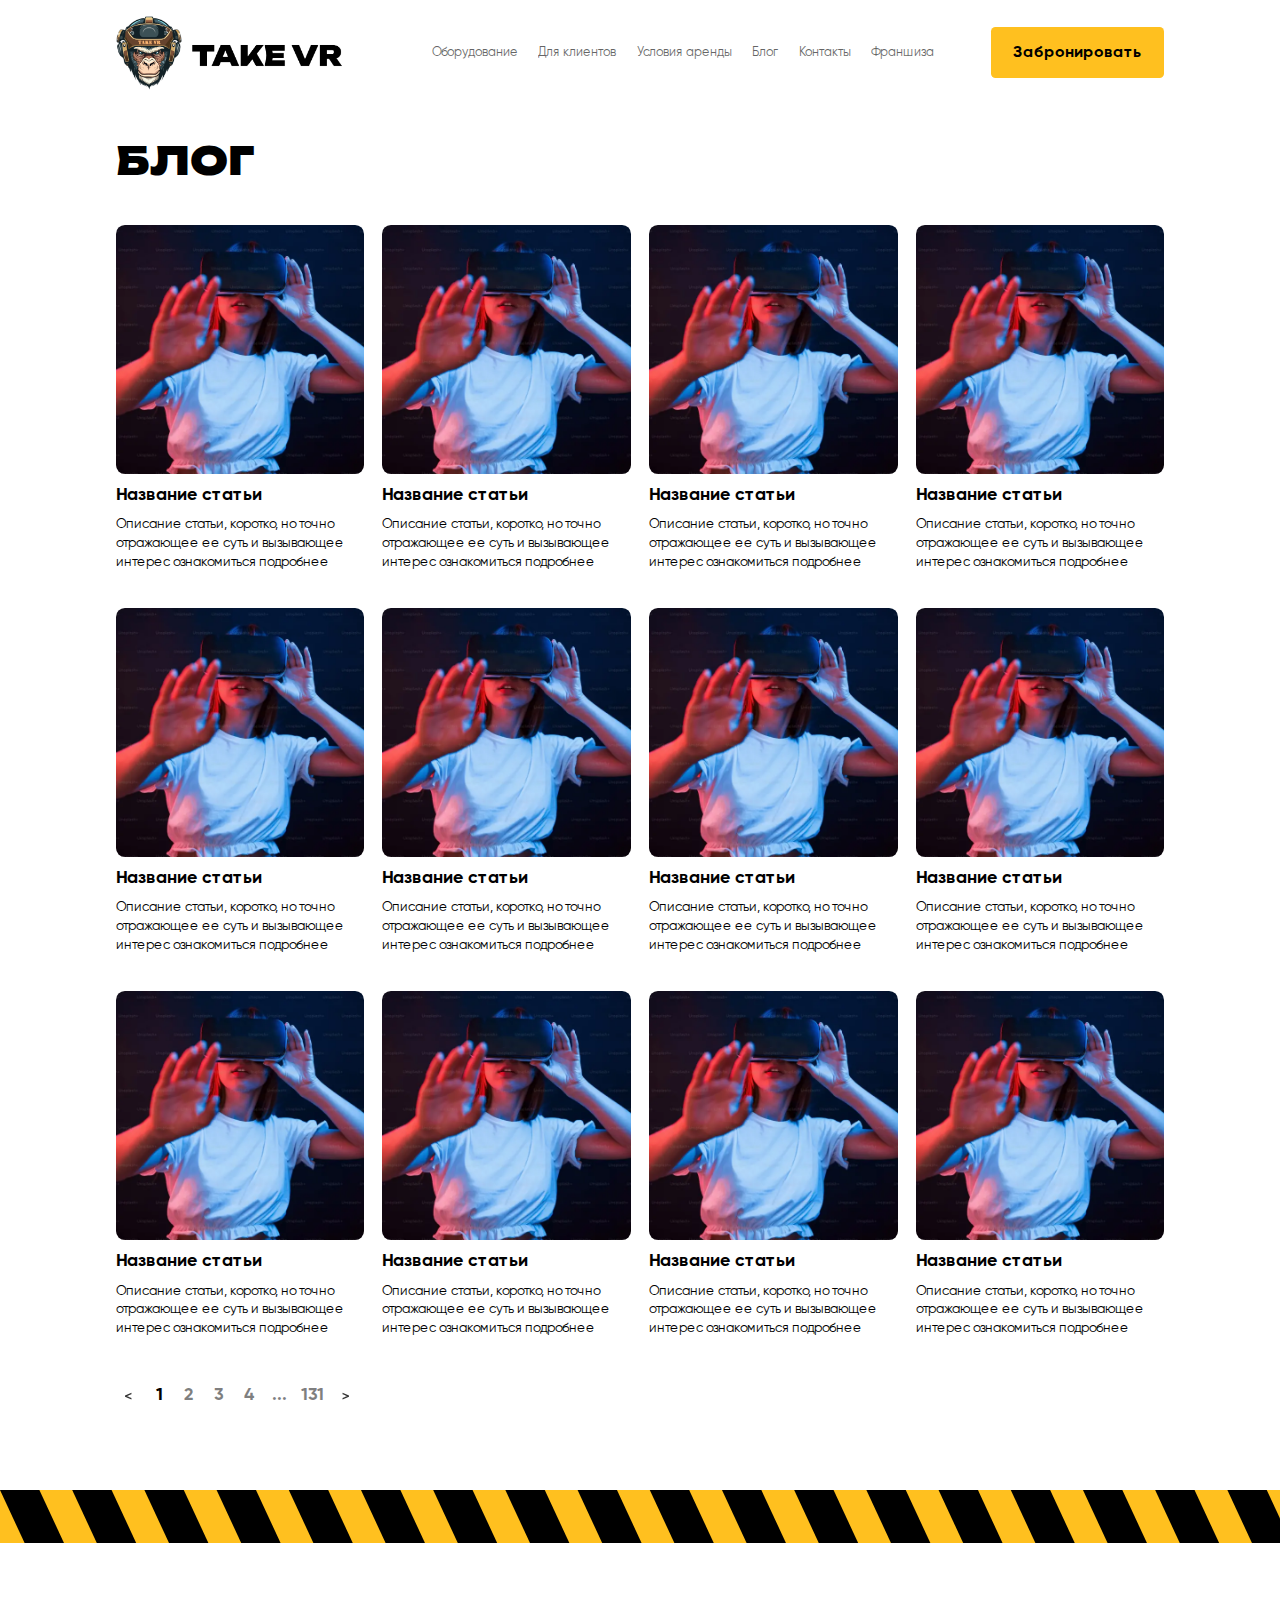
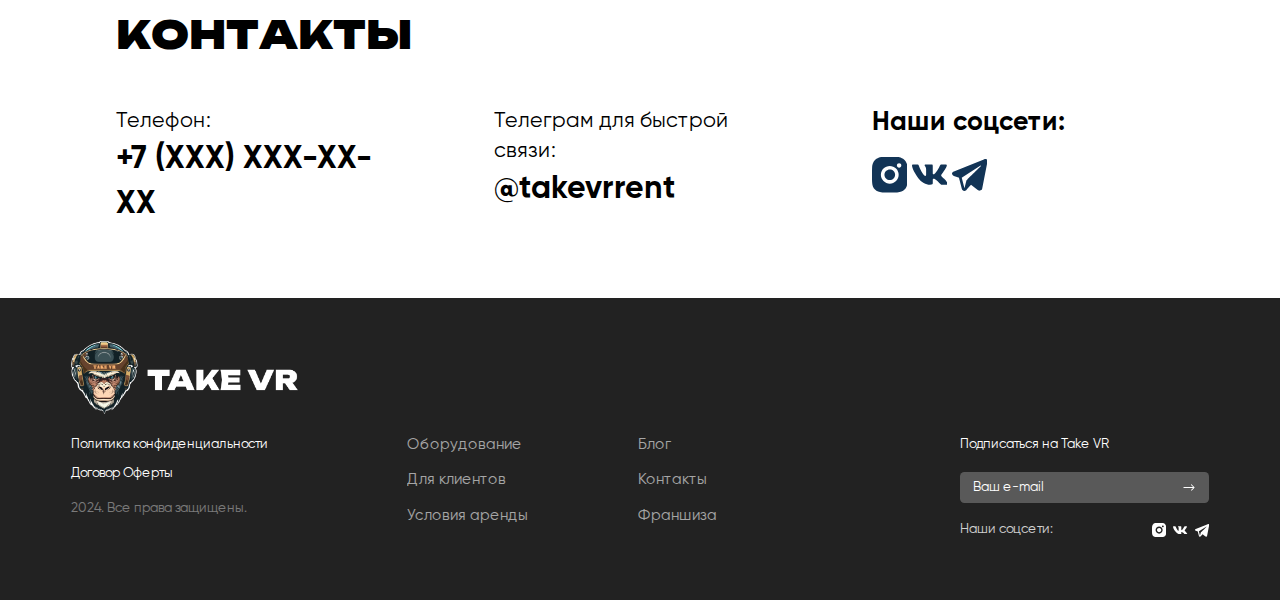
<file: blog.html>
<!DOCTYPE html>
<html lang="ru">

<head>
    <meta charset="UTF-8">
    <meta name="viewport" content="width=device-width, initial-scale=1.0">
    <meta name="description" content="">
    <meta name="keywords" content="">
    <meta name="color-scheme" content="light only">
    <link rel="stylesheet" href="css/swiper-bundle.min.css">
    <link rel="stylesheet" href="css/fancybox.css">
    <link rel="stylesheet" href="css/style.min.css">
    <link rel="icon" href="img/favicon.svg" type="image/svg+xml">
    <title>БЛОГ</title>
</head>

<body class="m-page">
    <div class="wrapper">
        <header class="header">
            <div class="container">
                <div class="header__inner">
                    <a href="" class="header__logo">
                        <img src="img/logo2.png" alt="">
                    </a>

                    <div class="menu">
                        <div class="menu__scroll _flex-between">
                            <nav class="nav">
                                <ul>
                                    <li><a href="">Оборудование</a></li>
                                    <li><a href="">Для клиентов</a></li>
                                    <li><a href="">Условия аренды</a></li>
                                    <li><a href="">Блог</a></li>
                                    <li><a href="">Контакты</a></li>
                                    <li><a href="">Франшиза</a></li>
                                </ul>
                            </nav>

                            <a href="" class="header__btn m-btn m-btn-yellow">
                                <span>Забронировать</span>
                            </a>
                        </div>
                    </div>

                    <button class="burger">
                        <img src="img/burger.svg" alt="" class="_view1">
                        <img src="img/burger2.svg" alt="" class="_view2">
                    </button>
                </div>
            </div>

        </header>
        <main class="content">

            <div class="blog-page m-section">
                <div class="container">
                    <h1 class="h2">
                        БЛОГ
                    </h1>
                    <div class="blog-page__grid grid grid4 grid-tablet3 grid-mob2">
                        <div class="blog-card">
                            <div class="blog-card__img">
                                <img src="img/blog.webp" alt="">
                            </div>
                            <div class="blog-card__content">
                                <div class="blog-card__title text20 bold-text">
                                    <a href="">
                                        Название статьи
                                    </a>
                                </div>
                                <div class="blog-card__desc text15">
                                    Описание статьи, коротко, но точно отражающее ее суть и вызывающее интерес ознакомиться подробнее
                                </div>
                            </div>
                        </div>

                        <div class="blog-card">
                            <div class="blog-card__img">
                                <img src="img/blog.webp" alt="">
                            </div>
                            <div class="blog-card__content">
                                <div class="blog-card__title text20 bold-text">
                                    <a href="">
                                        Название статьи
                                    </a>
                                </div>
                                <div class="blog-card__desc text15">
                                    Описание статьи, коротко, но точно отражающее ее суть и вызывающее интерес ознакомиться подробнее
                                </div>
                            </div>
                        </div>

                        <div class="blog-card">
                            <div class="blog-card__img">
                                <img src="img/blog.webp" alt="">
                            </div>
                            <div class="blog-card__content">
                                <div class="blog-card__title text20 bold-text">
                                    <a href="">
                                        Название статьи
                                    </a>
                                </div>
                                <div class="blog-card__desc text15">
                                    Описание статьи, коротко, но точно отражающее ее суть и вызывающее интерес ознакомиться подробнее
                                </div>
                            </div>
                        </div>

                        <div class="blog-card">
                            <div class="blog-card__img">
                                <img src="img/blog.webp" alt="">
                            </div>
                            <div class="blog-card__content">
                                <div class="blog-card__title text20 bold-text">
                                    <a href="">
                                        Название статьи
                                    </a>
                                </div>
                                <div class="blog-card__desc text15">
                                    Описание статьи, коротко, но точно отражающее ее суть и вызывающее интерес ознакомиться подробнее
                                </div>
                            </div>
                        </div>

                        <div class="blog-card">
                            <div class="blog-card__img">
                                <img src="img/blog.webp" alt="">
                            </div>
                            <div class="blog-card__content">
                                <div class="blog-card__title text20 bold-text">
                                    <a href="">
                                        Название статьи
                                    </a>
                                </div>
                                <div class="blog-card__desc text15">
                                    Описание статьи, коротко, но точно отражающее ее суть и вызывающее интерес ознакомиться подробнее
                                </div>
                            </div>
                        </div>

                        <div class="blog-card">
                            <div class="blog-card__img">
                                <img src="img/blog.webp" alt="">
                            </div>
                            <div class="blog-card__content">
                                <div class="blog-card__title text20 bold-text">
                                    <a href="">
                                        Название статьи
                                    </a>
                                </div>
                                <div class="blog-card__desc text15">
                                    Описание статьи, коротко, но точно отражающее ее суть и вызывающее интерес ознакомиться подробнее
                                </div>
                            </div>
                        </div>

                        <div class="blog-card">
                            <div class="blog-card__img">
                                <img src="img/blog.webp" alt="">
                            </div>
                            <div class="blog-card__content">
                                <div class="blog-card__title text20 bold-text">
                                    <a href="">
                                        Название статьи
                                    </a>
                                </div>
                                <div class="blog-card__desc text15">
                                    Описание статьи, коротко, но точно отражающее ее суть и вызывающее интерес ознакомиться подробнее
                                </div>
                            </div>
                        </div>

                        <div class="blog-card">
                            <div class="blog-card__img">
                                <img src="img/blog.webp" alt="">
                            </div>
                            <div class="blog-card__content">
                                <div class="blog-card__title text20 bold-text">
                                    <a href="">
                                        Название статьи
                                    </a>
                                </div>
                                <div class="blog-card__desc text15">
                                    Описание статьи, коротко, но точно отражающее ее суть и вызывающее интерес ознакомиться подробнее
                                </div>
                            </div>
                        </div>

                        <div class="blog-card">
                            <div class="blog-card__img">
                                <img src="img/blog.webp" alt="">
                            </div>
                            <div class="blog-card__content">
                                <div class="blog-card__title text20 bold-text">
                                    <a href="">
                                        Название статьи
                                    </a>
                                </div>
                                <div class="blog-card__desc text15">
                                    Описание статьи, коротко, но точно отражающее ее суть и вызывающее интерес ознакомиться подробнее
                                </div>
                            </div>
                        </div>

                        <div class="blog-card">
                            <div class="blog-card__img">
                                <img src="img/blog.webp" alt="">
                            </div>
                            <div class="blog-card__content">
                                <div class="blog-card__title text20 bold-text">
                                    <a href="">
                                        Название статьи
                                    </a>
                                </div>
                                <div class="blog-card__desc text15">
                                    Описание статьи, коротко, но точно отражающее ее суть и вызывающее интерес ознакомиться подробнее
                                </div>
                            </div>
                        </div>

                        <div class="blog-card">
                            <div class="blog-card__img">
                                <img src="img/blog.webp" alt="">
                            </div>
                            <div class="blog-card__content">
                                <div class="blog-card__title text20 bold-text">
                                    <a href="">
                                        Название статьи
                                    </a>
                                </div>
                                <div class="blog-card__desc text15">
                                    Описание статьи, коротко, но точно отражающее ее суть и вызывающее интерес ознакомиться подробнее
                                </div>
                            </div>
                        </div>

                        <div class="blog-card">
                            <div class="blog-card__img">
                                <img src="img/blog.webp" alt="">
                            </div>
                            <div class="blog-card__content">
                                <div class="blog-card__title text20 bold-text">
                                    <a href="">
                                        Название статьи
                                    </a>
                                </div>
                                <div class="blog-card__desc text15">
                                    Описание статьи, коротко, но точно отражающее ее суть и вызывающее интерес ознакомиться подробнее
                                </div>
                            </div>
                        </div>

                    </div>
                    <div class="pagination">
                        <ul>
                            <li class="prev"><a href=""></a></li>
                            <li class="active"><a href="">1</a></li>
                            <li><a href="">2</a></li>
                            <li><a href="">3</a></li>
                            <li><a href="">4</a></li>
                            <li><a href="">...</a></li>
                            <li><a href="">131</a></li>
                            <li class="next"><a href=""></a></li>
                        </ul>
                    </div>
                </div>
            </div>

            <div class="line"></div>

            <div class="contacts m-section">
                <div class="container">
                    <div class="h2">
                        Контакты
                    </div>
                    <div class="contacts__grid">
                        <div class="contacts-item">
                            <div class="contacts-item__title">
                                Телефон:
                            </div>
                            <div class="contacts-item__desc">
                                <a href="tel:+7XXXXXXXXXX">
                                    +7 (XXX) XXX-XX-XX
                                </a>
                            </div>
                        </div>
                        <div class="contacts-item">
                            <div class="contacts-item__title">
                                Телеграм для быстрой связи:
                            </div>
                            <div class="contacts-item__desc">
                                <a href="">@takevrrent</a>
                            </div>
                        </div>
                        <div class="contacts-item _type2">
                            <div class="contacts-item__title2">
                                Наши соцсети:
                            </div>
                            <div class="socials">
                                <a href="" class="socials__item">
                                    <svg xmlns="http://www.w3.org/2000/svg" width="40" height="40" viewBox="0 0 40 40" fill="none">
                                        <path d="M22.056 0C24.3059 0.00599985 25.4479 0.0179996 26.4338 0.0459989L26.8218 0.0599985C27.2698 0.0759981 27.7117 0.0959976 28.2457 0.119997C30.3736 0.219995 31.8255 0.555987 33.0995 1.04997C34.4194 1.55796 35.5313 2.24595 36.6433 3.35592C37.6606 4.35536 38.4476 5.56481 38.9492 6.89983C39.4431 8.1738 39.7791 9.62577 39.8791 11.7557C39.9031 12.2877 39.9231 12.7297 39.9391 13.1797L39.9511 13.5677C39.9811 14.5516 39.9931 15.6936 39.9971 17.9436L39.9991 19.4355V22.0555C40.004 23.5142 39.9887 24.973 39.9531 26.4314L39.9411 26.8194C39.9251 27.2693 39.9051 27.7113 39.8811 28.2433C39.7811 30.3733 39.4411 31.8232 38.9492 33.0992C38.4476 34.4342 37.6606 35.6437 36.6433 36.6431C35.6439 37.6605 34.4345 38.4474 33.0995 38.9491C31.8255 39.443 30.3736 39.779 28.2457 39.879L26.8218 39.939L26.4338 39.951C25.4479 39.979 24.3059 39.993 22.056 39.997L20.5641 39.999H17.9462C16.4868 40.0042 15.0274 39.9888 13.5685 39.953L13.1805 39.941C12.7057 39.9231 12.2311 39.9024 11.7565 39.879C9.62865 39.779 8.17673 39.443 6.90079 38.9491C5.56652 38.4472 4.3578 37.6602 3.35897 36.6431C2.34091 35.6439 1.55328 34.4344 1.05108 33.0992C0.55711 31.8252 0.221126 30.3733 0.121131 28.2433L0.0611345 26.8194L0.0511352 26.4314C0.0142691 24.973 -0.00239847 23.5143 0.00113754 22.0555V17.9436C-0.00439797 16.4848 0.0102695 15.026 0.0451355 13.5677L0.0591347 13.1797C0.0751339 12.7297 0.0951328 12.2877 0.119132 11.7557C0.219127 9.62577 0.55511 8.1758 1.04908 6.89983C1.55245 5.56426 2.34147 4.35477 3.36097 3.35592C4.35922 2.33904 5.56723 1.55211 6.90079 1.04997C8.17673 0.555987 9.62665 0.219995 11.7565 0.119997C12.2885 0.0959976 12.7325 0.0759981 13.1805 0.0599985L13.5685 0.0479987C15.0268 0.0124651 16.4855 -0.00286933 17.9442 0.00199981L22.056 0ZM20.0001 9.99976C17.3481 9.99976 14.8047 11.0533 12.9294 12.9286C11.0541 14.8039 10.0006 17.3474 10.0006 19.9995C10.0006 22.6516 11.0541 25.1951 12.9294 27.0704C14.8047 28.9457 17.3481 29.9993 20.0001 29.9993C22.6522 29.9993 25.1956 28.9457 27.0708 27.0704C28.9461 25.1951 29.9996 22.6516 29.9996 19.9995C29.9996 17.3474 28.9461 14.8039 27.0708 12.9286C25.1956 11.0533 22.6522 9.99976 20.0001 9.99976ZM20.0001 13.9997C20.788 13.9995 21.5682 14.1546 22.2962 14.456C23.0242 14.7574 23.6856 15.1992 24.2428 15.7563C24.8001 16.3133 25.2421 16.9747 25.5437 17.7025C25.8454 18.4304 26.0007 19.2106 26.0008 19.9985C26.001 20.7864 25.8459 21.5667 25.5445 22.2946C25.2431 23.0226 24.8013 23.6841 24.2443 24.2413C23.6872 24.7986 23.0259 25.2406 22.298 25.5423C21.5702 25.8439 20.79 25.9992 20.0021 25.9994C18.4109 25.9994 16.8849 25.3672 15.7597 24.2421C14.6345 23.1169 14.0024 21.5908 14.0024 19.9995C14.0024 18.4083 14.6345 16.8822 15.7597 15.757C16.8849 14.6318 18.4109 13.9997 20.0021 13.9997M30.5016 6.99983C29.8386 6.99983 29.2027 7.26322 28.7339 7.73205C28.2651 8.20088 28.0017 8.83675 28.0017 9.49977C28.0017 10.1628 28.2651 10.7987 28.7339 11.2675C29.2027 11.7363 29.8386 11.9997 30.5016 11.9997C31.1646 11.9997 31.8005 11.7363 32.2693 11.2675C32.7381 10.7987 33.0015 10.1628 33.0015 9.49977C33.0015 8.83675 32.7381 8.20088 32.2693 7.73205C31.8005 7.26322 31.1646 6.99983 30.5016 6.99983Z" fill="#123456" />
                                    </svg>
                                </a>
                                <a href="" class="socials__item">
                                    <svg xmlns="http://www.w3.org/2000/svg" width="40" height="24" viewBox="0 0 40 24" fill="none">
                                        <path fill-rule="evenodd" clip-rule="evenodd" d="M39.0825 2.11904C39.3592 1.22762 39.0825 0.571289 37.7575 0.571289H33.3826C32.2693 0.571289 31.756 1.13782 31.4777 1.76313C31.4777 1.76313 29.2527 6.98108 26.1011 10.3705C25.0811 11.3533 24.6178 11.6652 24.0612 11.6652C23.7828 11.6652 23.3645 11.3533 23.3645 10.4603V2.11904C23.3645 1.04802 23.0578 0.571289 22.1312 0.571289H15.2513C14.5564 0.571289 14.138 1.06762 14.138 1.53945C14.138 2.55333 15.7147 2.78843 15.8763 5.64231V11.8431C15.8763 13.2031 15.6213 13.4497 15.0647 13.4497C13.5814 13.4497 9.97312 8.20721 7.8315 2.20884C7.41651 1.04149 6.99652 0.571289 5.87821 0.571289H1.49997C0.249995 0.571289 0 1.13782 0 1.76313C0 2.8766 1.4833 8.40802 6.90819 15.7239C10.5248 20.7199 15.6163 23.4284 20.2546 23.4284C23.0362 23.4284 23.3795 22.8276 23.3795 21.7909V18.0146C23.3795 16.8113 23.6428 16.5713 24.5245 16.5713C25.1745 16.5713 26.2861 16.8848 28.8827 19.2929C31.8493 22.1484 32.3377 23.4284 34.0076 23.4284H38.3825C39.6325 23.4284 40.2592 22.8276 39.8992 21.639C39.5025 20.457 38.0859 18.7411 36.2076 16.7052C35.1876 15.546 33.6576 14.297 33.1926 13.6717C32.5443 12.8701 32.7293 12.5125 33.1926 11.799C33.1926 11.799 38.5259 4.57292 39.0808 2.11904" fill="#123456" />
                                    </svg>
                                </a>
                                <a href="" class="socials__item">
                                    <svg xmlns="http://www.w3.org/2000/svg" width="40" height="36" viewBox="0 0 40 36" fill="none">
                                        <path fill-rule="evenodd" clip-rule="evenodd" d="M33.9182 33.5797V33.5756L33.9545 33.4871L40 2.38348V2.28474C40 1.5092 39.7178 0.832409 39.109 0.427156C38.5748 0.0712743 37.96 0.0465891 37.5286 0.079503C37.1271 0.116886 36.7309 0.199679 36.3473 0.326357C36.1836 0.379657 36.0221 0.440055 35.8635 0.507384L35.8373 0.517669L2.13225 14.0103L2.12217 14.0144C2.01891 14.048 1.91847 14.0899 1.82181 14.1399C1.58224 14.2501 1.35228 14.3808 1.13441 14.5308C0.701001 14.8352 -0.123482 15.5511 0.0156113 16.6866C0.130515 17.6288 0.765508 18.2254 1.19488 18.536C1.44776 18.7182 1.72035 18.87 2.00727 18.9886L2.07178 19.0174L2.09194 19.0235L2.10605 19.0297L8.00443 21.056C7.98292 21.4345 8.02122 21.815 8.11933 22.1977L11.0725 33.6332C11.2339 34.2565 11.5825 34.8127 12.0694 35.2235C12.5564 35.6343 13.1572 35.8791 13.7874 35.9236C14.4177 35.968 15.0458 35.8099 15.5835 35.4715C16.1213 35.133 16.5416 34.6311 16.7855 34.0364L21.3977 29.0047L29.318 35.2007L29.4309 35.2501C30.1506 35.571 30.8218 35.6718 31.4367 35.5875C32.0515 35.5011 32.5393 35.2378 32.9062 34.9395C33.3307 34.5885 33.6689 34.1412 33.894 33.6332L33.9101 33.5982L33.9162 33.5859L33.9182 33.5797ZM11.0423 21.4118C11.0096 21.285 11.0174 21.1507 11.0645 21.0287C11.1116 20.9066 11.1956 20.803 11.3044 20.733L31.3036 7.77313C31.3036 7.77313 32.4809 7.04286 32.4385 7.77313C32.4385 7.77313 32.6482 7.90068 32.0172 8.4993C31.4205 9.06912 17.7632 22.5247 16.3803 23.8866C16.3052 23.9642 16.2517 24.0607 16.2251 24.1663L13.9955 32.8474L11.0423 21.4118Z" fill="#123456" />
                                    </svg>
                                </a>
                            </div>

                        </div>
                    </div>
                </div>
            </div>

        </main>
        <footer class="footer">
            <div class="container">
                <a href="" class="footer__logo">
                    <img src="img/logo.png" alt="">
                </a>
                <div class="footer__inner">
                    <div class="footer__col">
                        <div class="footer__links">
                            <ul>
                                <li><a href="">Политика конфиденциальности</a></li>
                                <li><a href="">Договор Оферты</a></li>
                            </ul>
                        </div>
                        <div class="footer__c text15">
                            2024. Все права защищены.
                        </div>
                    </div>
                    <div class="footer__col2">
                        <div class="footer-nav">
                            <ul>
                                <li><a href="">Оборудование</a></li>
                                <li><a href="">Блог</a></li>
                                <li><a href="">Для клиентов</a></li>
                                <li><a href="">Контакты</a></li>
                                <li><a href="">Условия аренды</a></li>
                                <li><a href="">Франшиза</a></li>
                            </ul>
                        </div>
                    </div>
                    <div class="footer__col3">
                        <div class="text15">
                            Подписаться на Take VR
                        </div>
                        <form action="" class="footer-subscribe">
                            <div class="footer-subscribe__field">
                                <input type="text" placeholder="Ваш e-mail">
                            </div>
                            <button class="footer-subscribe__btn">
                                <svg xmlns="http://www.w3.org/2000/svg" width="14" height="8" viewBox="0 0 14 8" fill="none">
                                    <path d="M12.9226 4.59379C13.1179 4.39853 13.1179 4.08194 12.9226 3.88668L9.74066 0.704701C9.5454 0.509439 9.22882 0.509439 9.03356 0.704701C8.8383 0.899963 8.8383 1.21655 9.03356 1.41181L11.862 4.24024L9.03356 7.06866C8.8383 7.26392 8.8383 7.58051 9.03356 7.77577C9.22882 7.97103 9.5454 7.97103 9.74066 7.77577L12.9226 4.59379ZM0.569092 4.74023L12.5691 4.74024L12.5691 3.74024L0.569092 3.74023L0.569092 4.74023Z" fill="white" />
                                </svg>
                            </button>
                        </form>
                        <div class="footer-socials _flex-between">
                            <div class="footer-socials__title text15">
                                Наши соцсети:
                            </div>
                            <div class="socials">
                                <a href="" class="socials__item">
                                    <svg xmlns="http://www.w3.org/2000/svg" width="40" height="40" viewBox="0 0 40 40" fill="none">
                                        <path d="M22.056 0C24.3059 0.00599985 25.4479 0.0179996 26.4338 0.0459989L26.8218 0.0599985C27.2698 0.0759981 27.7117 0.0959976 28.2457 0.119997C30.3736 0.219995 31.8255 0.555987 33.0995 1.04997C34.4194 1.55796 35.5313 2.24595 36.6433 3.35592C37.6606 4.35536 38.4476 5.56481 38.9492 6.89983C39.4431 8.1738 39.7791 9.62577 39.8791 11.7557C39.9031 12.2877 39.9231 12.7297 39.9391 13.1797L39.9511 13.5677C39.9811 14.5516 39.9931 15.6936 39.9971 17.9436L39.9991 19.4355V22.0555C40.004 23.5142 39.9887 24.973 39.9531 26.4314L39.9411 26.8194C39.9251 27.2693 39.9051 27.7113 39.8811 28.2433C39.7811 30.3733 39.4411 31.8232 38.9492 33.0992C38.4476 34.4342 37.6606 35.6437 36.6433 36.6431C35.6439 37.6605 34.4345 38.4474 33.0995 38.9491C31.8255 39.443 30.3736 39.779 28.2457 39.879L26.8218 39.939L26.4338 39.951C25.4479 39.979 24.3059 39.993 22.056 39.997L20.5641 39.999H17.9462C16.4868 40.0042 15.0274 39.9888 13.5685 39.953L13.1805 39.941C12.7057 39.9231 12.2311 39.9024 11.7565 39.879C9.62865 39.779 8.17673 39.443 6.90079 38.9491C5.56652 38.4472 4.3578 37.6602 3.35897 36.6431C2.34091 35.6439 1.55328 34.4344 1.05108 33.0992C0.55711 31.8252 0.221126 30.3733 0.121131 28.2433L0.0611345 26.8194L0.0511352 26.4314C0.0142691 24.973 -0.00239847 23.5143 0.00113754 22.0555V17.9436C-0.00439797 16.4848 0.0102695 15.026 0.0451355 13.5677L0.0591347 13.1797C0.0751339 12.7297 0.0951328 12.2877 0.119132 11.7557C0.219127 9.62577 0.55511 8.1758 1.04908 6.89983C1.55245 5.56426 2.34147 4.35477 3.36097 3.35592C4.35922 2.33904 5.56723 1.55211 6.90079 1.04997C8.17673 0.555987 9.62665 0.219995 11.7565 0.119997C12.2885 0.0959976 12.7325 0.0759981 13.1805 0.0599985L13.5685 0.0479987C15.0268 0.0124651 16.4855 -0.00286933 17.9442 0.00199981L22.056 0ZM20.0001 9.99976C17.3481 9.99976 14.8047 11.0533 12.9294 12.9286C11.0541 14.8039 10.0006 17.3474 10.0006 19.9995C10.0006 22.6516 11.0541 25.1951 12.9294 27.0704C14.8047 28.9457 17.3481 29.9993 20.0001 29.9993C22.6522 29.9993 25.1956 28.9457 27.0708 27.0704C28.9461 25.1951 29.9996 22.6516 29.9996 19.9995C29.9996 17.3474 28.9461 14.8039 27.0708 12.9286C25.1956 11.0533 22.6522 9.99976 20.0001 9.99976ZM20.0001 13.9997C20.788 13.9995 21.5682 14.1546 22.2962 14.456C23.0242 14.7574 23.6856 15.1992 24.2428 15.7563C24.8001 16.3133 25.2421 16.9747 25.5437 17.7025C25.8454 18.4304 26.0007 19.2106 26.0008 19.9985C26.001 20.7864 25.8459 21.5667 25.5445 22.2946C25.2431 23.0226 24.8013 23.6841 24.2443 24.2413C23.6872 24.7986 23.0259 25.2406 22.298 25.5423C21.5702 25.8439 20.79 25.9992 20.0021 25.9994C18.4109 25.9994 16.8849 25.3672 15.7597 24.2421C14.6345 23.1169 14.0024 21.5908 14.0024 19.9995C14.0024 18.4083 14.6345 16.8822 15.7597 15.757C16.8849 14.6318 18.4109 13.9997 20.0021 13.9997M30.5016 6.99983C29.8386 6.99983 29.2027 7.26322 28.7339 7.73205C28.2651 8.20088 28.0017 8.83675 28.0017 9.49977C28.0017 10.1628 28.2651 10.7987 28.7339 11.2675C29.2027 11.7363 29.8386 11.9997 30.5016 11.9997C31.1646 11.9997 31.8005 11.7363 32.2693 11.2675C32.7381 10.7987 33.0015 10.1628 33.0015 9.49977C33.0015 8.83675 32.7381 8.20088 32.2693 7.73205C31.8005 7.26322 31.1646 6.99983 30.5016 6.99983Z" fill="#123456" />
                                    </svg>
                                </a>
                                <a href="" class="socials__item">
                                    <svg xmlns="http://www.w3.org/2000/svg" width="40" height="24" viewBox="0 0 40 24" fill="none">
                                        <path fill-rule="evenodd" clip-rule="evenodd" d="M39.0825 2.11904C39.3592 1.22762 39.0825 0.571289 37.7575 0.571289H33.3826C32.2693 0.571289 31.756 1.13782 31.4777 1.76313C31.4777 1.76313 29.2527 6.98108 26.1011 10.3705C25.0811 11.3533 24.6178 11.6652 24.0612 11.6652C23.7828 11.6652 23.3645 11.3533 23.3645 10.4603V2.11904C23.3645 1.04802 23.0578 0.571289 22.1312 0.571289H15.2513C14.5564 0.571289 14.138 1.06762 14.138 1.53945C14.138 2.55333 15.7147 2.78843 15.8763 5.64231V11.8431C15.8763 13.2031 15.6213 13.4497 15.0647 13.4497C13.5814 13.4497 9.97312 8.20721 7.8315 2.20884C7.41651 1.04149 6.99652 0.571289 5.87821 0.571289H1.49997C0.249995 0.571289 0 1.13782 0 1.76313C0 2.8766 1.4833 8.40802 6.90819 15.7239C10.5248 20.7199 15.6163 23.4284 20.2546 23.4284C23.0362 23.4284 23.3795 22.8276 23.3795 21.7909V18.0146C23.3795 16.8113 23.6428 16.5713 24.5245 16.5713C25.1745 16.5713 26.2861 16.8848 28.8827 19.2929C31.8493 22.1484 32.3377 23.4284 34.0076 23.4284H38.3825C39.6325 23.4284 40.2592 22.8276 39.8992 21.639C39.5025 20.457 38.0859 18.7411 36.2076 16.7052C35.1876 15.546 33.6576 14.297 33.1926 13.6717C32.5443 12.8701 32.7293 12.5125 33.1926 11.799C33.1926 11.799 38.5259 4.57292 39.0808 2.11904" fill="#123456" />
                                    </svg>
                                </a>
                                <a href="" class="socials__item">
                                    <svg xmlns="http://www.w3.org/2000/svg" width="40" height="36" viewBox="0 0 40 36" fill="none">
                                        <path fill-rule="evenodd" clip-rule="evenodd" d="M33.9182 33.5797V33.5756L33.9545 33.4871L40 2.38348V2.28474C40 1.5092 39.7178 0.832409 39.109 0.427156C38.5748 0.0712743 37.96 0.0465891 37.5286 0.079503C37.1271 0.116886 36.7309 0.199679 36.3473 0.326357C36.1836 0.379657 36.0221 0.440055 35.8635 0.507384L35.8373 0.517669L2.13225 14.0103L2.12217 14.0144C2.01891 14.048 1.91847 14.0899 1.82181 14.1399C1.58224 14.2501 1.35228 14.3808 1.13441 14.5308C0.701001 14.8352 -0.123482 15.5511 0.0156113 16.6866C0.130515 17.6288 0.765508 18.2254 1.19488 18.536C1.44776 18.7182 1.72035 18.87 2.00727 18.9886L2.07178 19.0174L2.09194 19.0235L2.10605 19.0297L8.00443 21.056C7.98292 21.4345 8.02122 21.815 8.11933 22.1977L11.0725 33.6332C11.2339 34.2565 11.5825 34.8127 12.0694 35.2235C12.5564 35.6343 13.1572 35.8791 13.7874 35.9236C14.4177 35.968 15.0458 35.8099 15.5835 35.4715C16.1213 35.133 16.5416 34.6311 16.7855 34.0364L21.3977 29.0047L29.318 35.2007L29.4309 35.2501C30.1506 35.571 30.8218 35.6718 31.4367 35.5875C32.0515 35.5011 32.5393 35.2378 32.9062 34.9395C33.3307 34.5885 33.6689 34.1412 33.894 33.6332L33.9101 33.5982L33.9162 33.5859L33.9182 33.5797ZM11.0423 21.4118C11.0096 21.285 11.0174 21.1507 11.0645 21.0287C11.1116 20.9066 11.1956 20.803 11.3044 20.733L31.3036 7.77313C31.3036 7.77313 32.4809 7.04286 32.4385 7.77313C32.4385 7.77313 32.6482 7.90068 32.0172 8.4993C31.4205 9.06912 17.7632 22.5247 16.3803 23.8866C16.3052 23.9642 16.2517 24.0607 16.2251 24.1663L13.9955 32.8474L11.0423 21.4118Z" fill="#123456" />
                                    </svg>
                                </a>
                            </div>

                        </div>
                    </div>
                </div>
            </div>

        </footer>
    </div>

    <script src="js/jquery.min.js"></script>
    <script src="js/jquery.maskedinput.min.js"></script>
    <script src="js/swiper-bundle.min.js"></script>
    <script src="js/fancybox.umd.js"></script>
    <script src="js/main.min.js"></script>

</body>

</html>
</file>
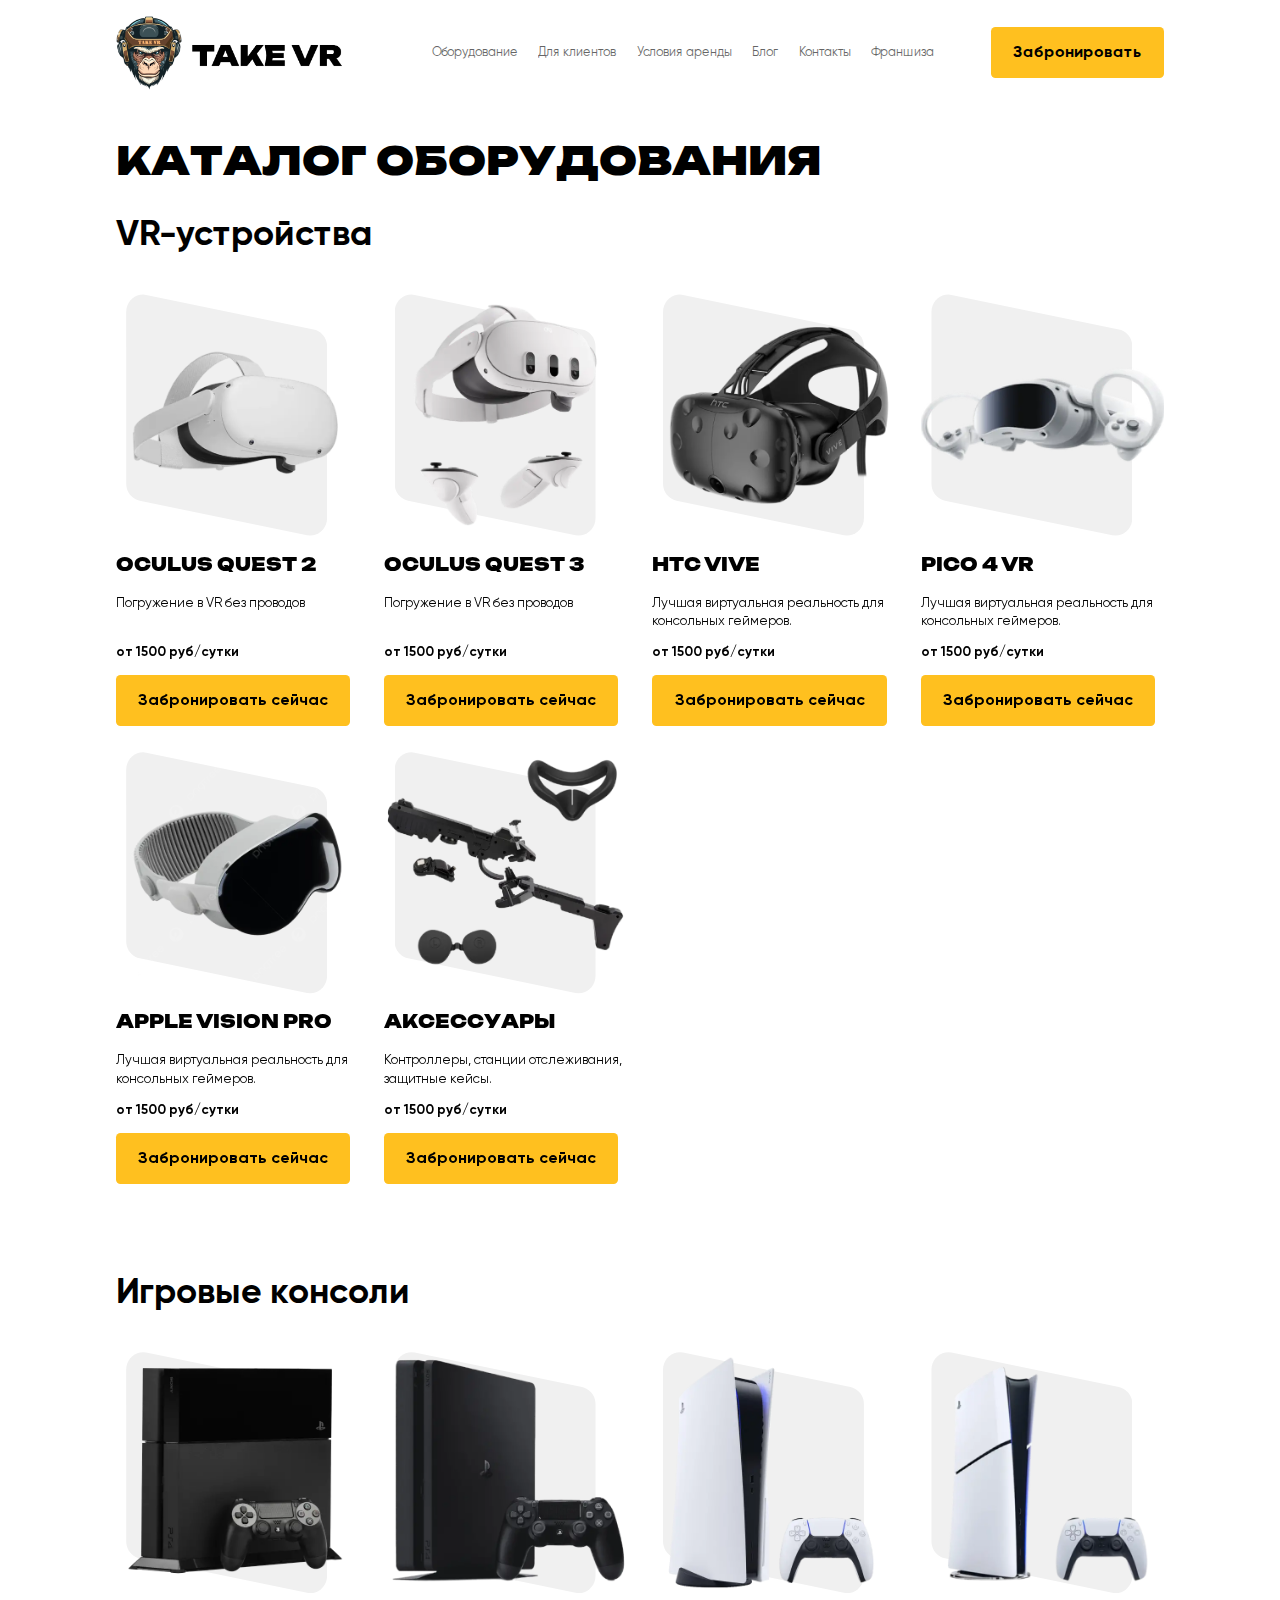
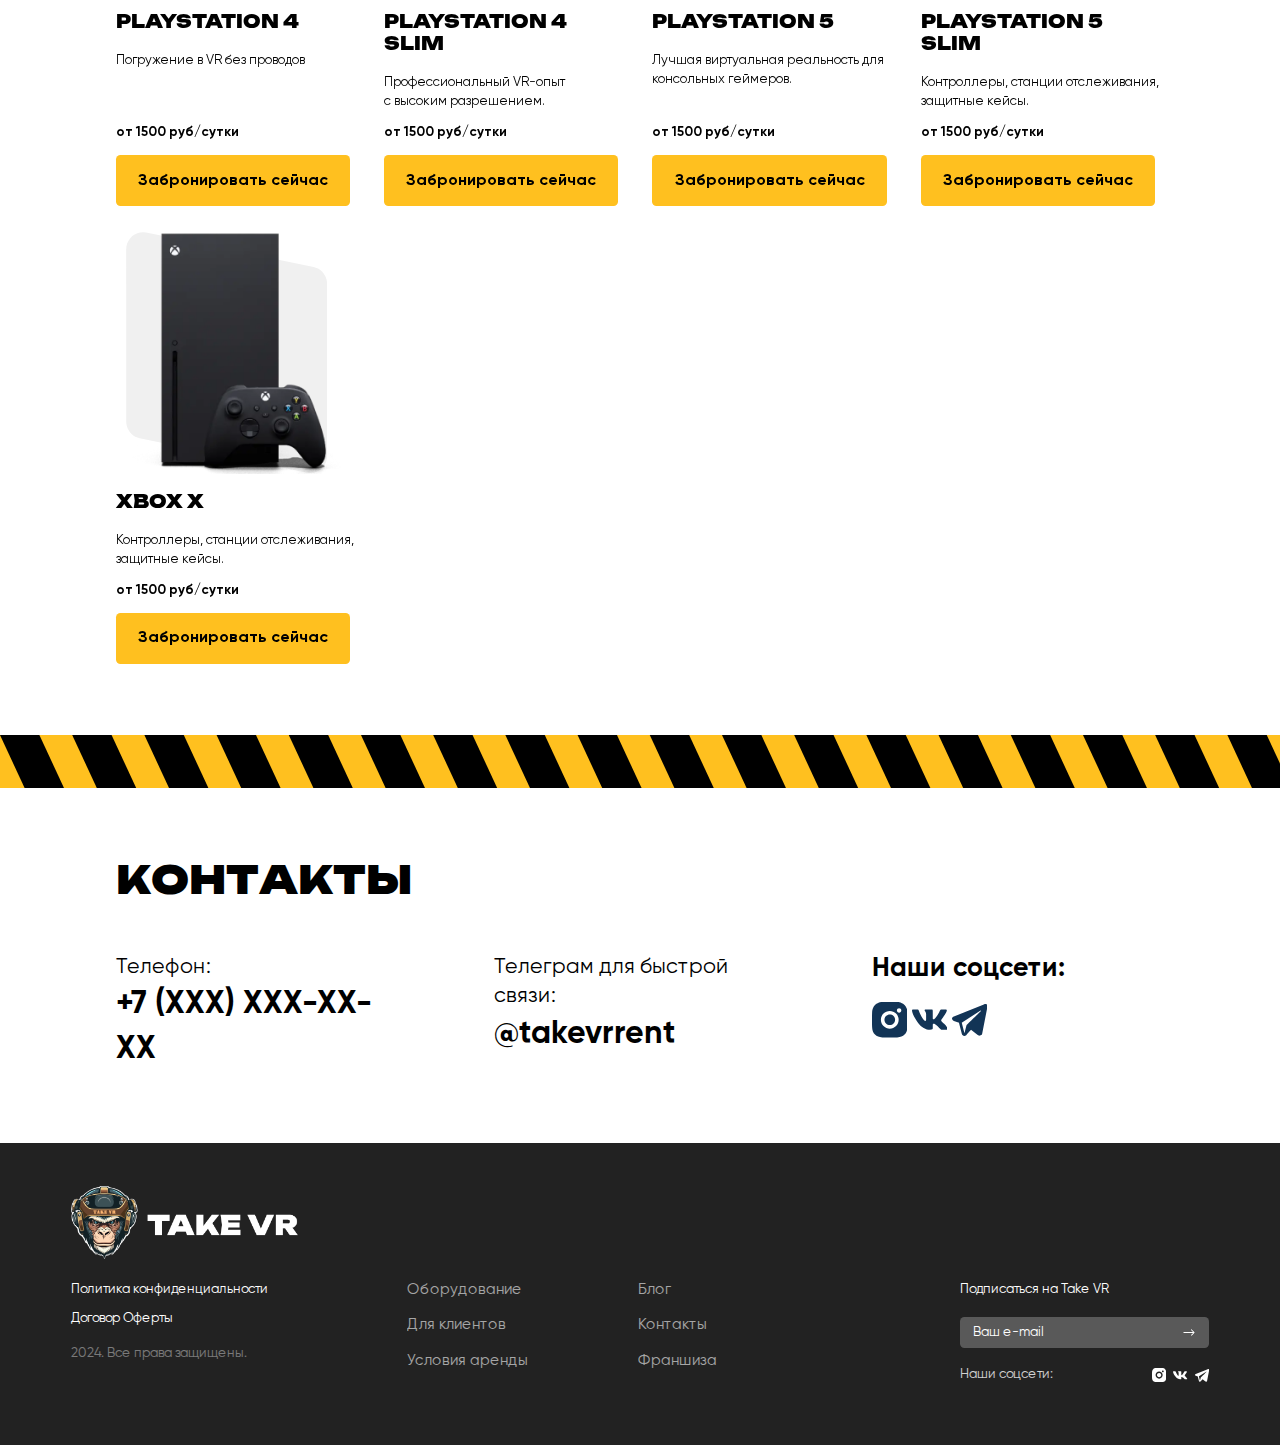
<file: catalog.html>
<!DOCTYPE html>
<html lang="ru">

<head>
    <meta charset="UTF-8">
    <meta name="viewport" content="width=device-width, initial-scale=1.0">
    <meta name="description" content="">
    <meta name="keywords" content="">
    <meta name="color-scheme" content="light only">
    <link rel="stylesheet" href="css/swiper-bundle.min.css">
    <link rel="stylesheet" href="css/fancybox.css">
    <link rel="stylesheet" href="css/style.min.css">
    <link rel="icon" href="img/favicon.svg" type="image/svg+xml">
    <title>Каталог</title>
</head>

<body class="m-page">
    <div class="wrapper">
        <header class="header">
            <div class="container">
                <div class="header__inner">
                    <a href="" class="header__logo">
                        <img src="img/logo2.png" alt="">
                    </a>

                    <div class="menu">
                        <div class="menu__scroll _flex-between">
                            <nav class="nav">
                                <ul>
                                    <li><a href="">Оборудование</a></li>
                                    <li><a href="">Для клиентов</a></li>
                                    <li><a href="">Условия аренды</a></li>
                                    <li><a href="">Блог</a></li>
                                    <li><a href="">Контакты</a></li>
                                    <li><a href="">Франшиза</a></li>
                                </ul>
                            </nav>

                            <a href="" class="header__btn m-btn m-btn-yellow">
                                <span>Забронировать</span>
                            </a>
                        </div>
                    </div>

                    <button class="burger">
                        <img src="img/burger.svg" alt="" class="_view1">
                        <img src="img/burger2.svg" alt="" class="_view2">
                    </button>
                </div>
            </div>

        </header>
        <main class="content">

            <div class="catalog m-section">
                <div class="container">
                    <h1 class="h2">
                        каталог оборудования
                    </h1>
                    <div class="catalog__groups">
                        <div class="catalog-group">
                            <div class="catalog-group__title">
                                VR-устройства
                            </div>
                            <div class="product-collection slider">
                                <div class="swiper-container">
                                    <div class="swiper-wrapper">
                                        <div class="swiper-slide">
                                            <div class="product-card">
                                                <a href="" class="product-card__img _scale-img">
                                                    <img src="img/product-img5.webp" alt="">
                                                </a>
                                                <div class="product-card__title">
                                                    <a href="" class="h5">
                                                        Oculus Quest 2
                                                    </a>
                                                </div>
                                                <div class="product-card__desc">
                                                    <div class="text15">
                                                        Погружение в VR без проводов
                                                    </div>
                                                </div>
                                                <div class="product-card__bottom">
                                                    <div class="product-card__price">
                                                        <div class="text15 bold-text">
                                                            от 1500 руб/сутки
                                                        </div>
                                                    </div>
                                                    <a href="" class="product-card__btn m-btn m-btn-yellow">
                                                        <span>Забронировать сейчас</span>
                                                    </a>
                                                </div>
                                            </div>
                                        </div>
                                        <div class="swiper-slide">
                                            <div class="product-card">
                                                <a href="" class="product-card__img _scale-img">
                                                    <img src="img/product-img.webp" alt="">
                                                </a>
                                                <div class="product-card__title">
                                                    <a href="" class="h5">
                                                        Oculus Quest 3
                                                    </a>
                                                </div>
                                                <div class="product-card__desc">
                                                    <div class="text15">
                                                        Погружение в VR без проводов
                                                    </div>
                                                </div>
                                                <div class="product-card__bottom">
                                                    <div class="product-card__price">
                                                        <div class="text15 bold-text">
                                                            от 1500 руб/сутки
                                                        </div>
                                                    </div>
                                                    <a href="" class="product-card__btn m-btn m-btn-yellow">
                                                        <span>Забронировать сейчас</span>
                                                    </a>
                                                </div>
                                            </div>
                                        </div>
                                        <div class="swiper-slide">
                                            <div class="product-card">
                                                <a href="" class="product-card__img _scale-img">
                                                    <img src="img/product-img2.webp" alt="">
                                                </a>
                                                <div class="product-card__title">
                                                    <a href="" class="h5">
                                                        HTC VIVE
                                                    </a>
                                                </div>
                                                <div class="product-card__desc">
                                                    <div class="text15">
                                                        Лучшая виртуальная реальность для консольных геймеров.
                                                    </div>
                                                </div>
                                                <div class="product-card__bottom">
                                                    <div class="product-card__price">
                                                        <div class="text15 bold-text">
                                                            от 1500 руб/сутки
                                                        </div>
                                                    </div>
                                                    <a href="" class="product-card__btn m-btn m-btn-yellow">
                                                        <span>Забронировать сейчас</span>
                                                    </a>
                                                </div>
                                            </div>
                                        </div>
                                        <div class="swiper-slide">
                                            <div class="product-card">
                                                <a href="" class="product-card__img _scale-img">
                                                    <img src="img/product-img3.webp" alt="">
                                                </a>
                                                <div class="product-card__title">
                                                    <a href="" class="h5">
                                                        pico 4 Vr
                                                    </a>
                                                </div>
                                                <div class="product-card__desc">
                                                    <div class="text15">
                                                        Лучшая виртуальная реальность для консольных геймеров.
                                                    </div>
                                                </div>
                                                <div class="product-card__bottom">
                                                    <div class="product-card__price">
                                                        <div class="text15 bold-text">
                                                            от 1500 руб/сутки
                                                        </div>
                                                    </div>
                                                    <a href="" class="product-card__btn m-btn m-btn-yellow">
                                                        <span>Забронировать сейчас</span>
                                                    </a>
                                                </div>
                                            </div>
                                        </div>
                                        <div class="swiper-slide">
                                            <div class="product-card">
                                                <a href="" class="product-card__img _scale-img">
                                                    <img src="img/product-img6.webp" alt="">
                                                </a>
                                                <div class="product-card__title">
                                                    <a href="" class="h5">
                                                        apple vision pro
                                                    </a>
                                                </div>
                                                <div class="product-card__desc">
                                                    <div class="text15">
                                                        Лучшая виртуальная реальность для консольных геймеров.
                                                    </div>
                                                </div>
                                                <div class="product-card__bottom">
                                                    <div class="product-card__price">
                                                        <div class="text15 bold-text">
                                                            от 1500 руб/сутки
                                                        </div>
                                                    </div>
                                                    <a href="" class="product-card__btn m-btn m-btn-yellow">
                                                        <span>Забронировать сейчас</span>
                                                    </a>
                                                </div>
                                            </div>
                                        </div>
                                        <div class="swiper-slide">
                                            <div class="product-card">
                                                <a href="" class="product-card__img _scale-img">
                                                    <img src="img/product-img4.webp" alt="">
                                                </a>
                                                <div class="product-card__title">
                                                    <a href="" class="h5">
                                                        Аксессуары
                                                    </a>
                                                </div>
                                                <div class="product-card__desc">
                                                    <div class="text15">
                                                        Контроллеры, станции отслеживания, защитные кейсы.
                                                    </div>
                                                </div>
                                                <div class="product-card__bottom">
                                                    <div class="product-card__price">
                                                        <div class="text15 bold-text">
                                                            от 1500 руб/сутки
                                                        </div>
                                                    </div>
                                                    <a href="" class="product-card__btn m-btn m-btn-yellow">
                                                        <span>Забронировать сейчас</span>
                                                    </a>
                                                </div>
                                            </div>
                                        </div>
                                    </div>
                                </div>
                                <div class="swiper-nav">
                                    <div class="swiper-button swiper-button-prev">
                                        <img src="img/prev.svg" alt="">
                                    </div>
                                    <div class="swiper-button swiper-button-next">
                                        <img src="img/next.svg" alt="">
                                    </div>
                                </div>

                            </div>
                        </div>
                        <div class="catalog-group">
                            <div class="catalog-group__title">
                                Игровые консоли
                            </div>
                            <div class="product-collection slider">
                                <div class="swiper-container">
                                    <div class="swiper-wrapper">
                                        <div class="swiper-slide">
                                            <div class="product-card">
                                                <a href="" class="product-card__img _scale-img">
                                                    <img src="img/product-img7.webp" alt="">
                                                </a>
                                                <div class="product-card__title">
                                                    <a href="" class="h5">
                                                        playstation 4
                                                    </a>
                                                </div>
                                                <div class="product-card__desc">
                                                    <div class="text15">
                                                        Погружение в VR без проводов
                                                    </div>
                                                </div>
                                                <div class="product-card__bottom">
                                                    <div class="product-card__price">
                                                        <div class="text15 bold-text">
                                                            от 1500 руб/сутки
                                                        </div>
                                                    </div>
                                                    <a href="" class="product-card__btn m-btn m-btn-yellow">
                                                        <span>Забронировать сейчас</span>
                                                    </a>
                                                </div>
                                            </div>
                                        </div>
                                        <div class="swiper-slide">
                                            <div class="product-card">
                                                <a href="" class="product-card__img _scale-img">
                                                    <img src="img/product-img8.webp" alt="">
                                                </a>
                                                <div class="product-card__title">
                                                    <a href="" class="h5">
                                                        playstation 4 slim
                                                    </a>
                                                </div>
                                                <div class="product-card__desc">
                                                    <div class="text15">
                                                        Профессиональный VR-опыт <br> с высоким разрешением.
                                                    </div>
                                                </div>
                                                <div class="product-card__bottom">
                                                    <div class="product-card__price">
                                                        <div class="text15 bold-text">
                                                            от 1500 руб/сутки
                                                        </div>
                                                    </div>
                                                    <a href="" class="product-card__btn m-btn m-btn-yellow">
                                                        <span>Забронировать сейчас</span>
                                                    </a>
                                                </div>
                                            </div>
                                        </div>
                                        <div class="swiper-slide">
                                            <div class="product-card">
                                                <a href="" class="product-card__img _scale-img">
                                                    <img src="img/product-img9.webp" alt="">
                                                </a>
                                                <div class="product-card__title">
                                                    <a href="" class="h5">
                                                        playstation 5
                                                    </a>
                                                </div>
                                                <div class="product-card__desc">
                                                    <div class="text15">
                                                        Лучшая виртуальная реальность для консольных геймеров.
                                                    </div>
                                                </div>
                                                <div class="product-card__bottom">
                                                    <div class="product-card__price">
                                                        <div class="text15 bold-text">
                                                            от 1500 руб/сутки
                                                        </div>
                                                    </div>
                                                    <a href="" class="product-card__btn m-btn m-btn-yellow">
                                                        <span>Забронировать сейчас</span>
                                                    </a>
                                                </div>
                                            </div>
                                        </div>
                                        <div class="swiper-slide">
                                            <div class="product-card">
                                                <a href="" class="product-card__img _scale-img">
                                                    <img src="img/product-img10.webp" alt="">
                                                </a>
                                                <div class="product-card__title">
                                                    <a href="" class="h5">
                                                        playstation 5 slim
                                                    </a>
                                                </div>
                                                <div class="product-card__desc">
                                                    <div class="text15">
                                                        Контроллеры, станции отслеживания, защитные кейсы.
                                                    </div>
                                                </div>
                                                <div class="product-card__bottom">
                                                    <div class="product-card__price">
                                                        <div class="text15 bold-text">
                                                            от 1500 руб/сутки
                                                        </div>
                                                    </div>
                                                    <a href="" class="product-card__btn m-btn m-btn-yellow">
                                                        <span>Забронировать сейчас</span>
                                                    </a>
                                                </div>
                                            </div>
                                        </div>
                                        <div class="swiper-slide">
                                            <div class="product-card">
                                                <a href="" class="product-card__img _scale-img">
                                                    <img src="img/product-img11.webp" alt="">
                                                </a>
                                                <div class="product-card__title">
                                                    <a href="" class="h5">
                                                        xbox x
                                                    </a>
                                                </div>
                                                <div class="product-card__desc">
                                                    <div class="text15">
                                                        Контроллеры, станции отслеживания, защитные кейсы.
                                                    </div>
                                                </div>
                                                <div class="product-card__bottom">
                                                    <div class="product-card__price">
                                                        <div class="text15 bold-text">
                                                            от 1500 руб/сутки
                                                        </div>
                                                    </div>
                                                    <a href="" class="product-card__btn m-btn m-btn-yellow">
                                                        <span>Забронировать сейчас</span>
                                                    </a>
                                                </div>
                                            </div>
                                        </div>
                                    </div>
                                </div>
                                <div class="swiper-nav">
                                    <div class="swiper-button swiper-button-prev">
                                        <img src="img/prev.svg" alt="">
                                    </div>
                                    <div class="swiper-button swiper-button-next">
                                        <img src="img/next.svg" alt="">
                                    </div>
                                </div>

                            </div>
                        </div>
                    </div>
                </div>
            </div>

            <div class="line"></div>

            <div class="contacts m-section">
                <div class="container">
                    <div class="h2">
                        Контакты
                    </div>
                    <div class="contacts__grid">
                        <div class="contacts-item">
                            <div class="contacts-item__title">
                                Телефон:
                            </div>
                            <div class="contacts-item__desc">
                                <a href="tel:+7XXXXXXXXXX">
                                    +7 (XXX) XXX-XX-XX
                                </a>
                            </div>
                        </div>
                        <div class="contacts-item">
                            <div class="contacts-item__title">
                                Телеграм для быстрой связи:
                            </div>
                            <div class="contacts-item__desc">
                                <a href="">@takevrrent</a>
                            </div>
                        </div>
                        <div class="contacts-item _type2">
                            <div class="contacts-item__title2">
                                Наши соцсети:
                            </div>
                            <div class="socials">
                                <a href="" class="socials__item">
                                    <svg xmlns="http://www.w3.org/2000/svg" width="40" height="40" viewBox="0 0 40 40" fill="none">
                                        <path d="M22.056 0C24.3059 0.00599985 25.4479 0.0179996 26.4338 0.0459989L26.8218 0.0599985C27.2698 0.0759981 27.7117 0.0959976 28.2457 0.119997C30.3736 0.219995 31.8255 0.555987 33.0995 1.04997C34.4194 1.55796 35.5313 2.24595 36.6433 3.35592C37.6606 4.35536 38.4476 5.56481 38.9492 6.89983C39.4431 8.1738 39.7791 9.62577 39.8791 11.7557C39.9031 12.2877 39.9231 12.7297 39.9391 13.1797L39.9511 13.5677C39.9811 14.5516 39.9931 15.6936 39.9971 17.9436L39.9991 19.4355V22.0555C40.004 23.5142 39.9887 24.973 39.9531 26.4314L39.9411 26.8194C39.9251 27.2693 39.9051 27.7113 39.8811 28.2433C39.7811 30.3733 39.4411 31.8232 38.9492 33.0992C38.4476 34.4342 37.6606 35.6437 36.6433 36.6431C35.6439 37.6605 34.4345 38.4474 33.0995 38.9491C31.8255 39.443 30.3736 39.779 28.2457 39.879L26.8218 39.939L26.4338 39.951C25.4479 39.979 24.3059 39.993 22.056 39.997L20.5641 39.999H17.9462C16.4868 40.0042 15.0274 39.9888 13.5685 39.953L13.1805 39.941C12.7057 39.9231 12.2311 39.9024 11.7565 39.879C9.62865 39.779 8.17673 39.443 6.90079 38.9491C5.56652 38.4472 4.3578 37.6602 3.35897 36.6431C2.34091 35.6439 1.55328 34.4344 1.05108 33.0992C0.55711 31.8252 0.221126 30.3733 0.121131 28.2433L0.0611345 26.8194L0.0511352 26.4314C0.0142691 24.973 -0.00239847 23.5143 0.00113754 22.0555V17.9436C-0.00439797 16.4848 0.0102695 15.026 0.0451355 13.5677L0.0591347 13.1797C0.0751339 12.7297 0.0951328 12.2877 0.119132 11.7557C0.219127 9.62577 0.55511 8.1758 1.04908 6.89983C1.55245 5.56426 2.34147 4.35477 3.36097 3.35592C4.35922 2.33904 5.56723 1.55211 6.90079 1.04997C8.17673 0.555987 9.62665 0.219995 11.7565 0.119997C12.2885 0.0959976 12.7325 0.0759981 13.1805 0.0599985L13.5685 0.0479987C15.0268 0.0124651 16.4855 -0.00286933 17.9442 0.00199981L22.056 0ZM20.0001 9.99976C17.3481 9.99976 14.8047 11.0533 12.9294 12.9286C11.0541 14.8039 10.0006 17.3474 10.0006 19.9995C10.0006 22.6516 11.0541 25.1951 12.9294 27.0704C14.8047 28.9457 17.3481 29.9993 20.0001 29.9993C22.6522 29.9993 25.1956 28.9457 27.0708 27.0704C28.9461 25.1951 29.9996 22.6516 29.9996 19.9995C29.9996 17.3474 28.9461 14.8039 27.0708 12.9286C25.1956 11.0533 22.6522 9.99976 20.0001 9.99976ZM20.0001 13.9997C20.788 13.9995 21.5682 14.1546 22.2962 14.456C23.0242 14.7574 23.6856 15.1992 24.2428 15.7563C24.8001 16.3133 25.2421 16.9747 25.5437 17.7025C25.8454 18.4304 26.0007 19.2106 26.0008 19.9985C26.001 20.7864 25.8459 21.5667 25.5445 22.2946C25.2431 23.0226 24.8013 23.6841 24.2443 24.2413C23.6872 24.7986 23.0259 25.2406 22.298 25.5423C21.5702 25.8439 20.79 25.9992 20.0021 25.9994C18.4109 25.9994 16.8849 25.3672 15.7597 24.2421C14.6345 23.1169 14.0024 21.5908 14.0024 19.9995C14.0024 18.4083 14.6345 16.8822 15.7597 15.757C16.8849 14.6318 18.4109 13.9997 20.0021 13.9997M30.5016 6.99983C29.8386 6.99983 29.2027 7.26322 28.7339 7.73205C28.2651 8.20088 28.0017 8.83675 28.0017 9.49977C28.0017 10.1628 28.2651 10.7987 28.7339 11.2675C29.2027 11.7363 29.8386 11.9997 30.5016 11.9997C31.1646 11.9997 31.8005 11.7363 32.2693 11.2675C32.7381 10.7987 33.0015 10.1628 33.0015 9.49977C33.0015 8.83675 32.7381 8.20088 32.2693 7.73205C31.8005 7.26322 31.1646 6.99983 30.5016 6.99983Z" fill="#123456" />
                                    </svg>
                                </a>
                                <a href="" class="socials__item">
                                    <svg xmlns="http://www.w3.org/2000/svg" width="40" height="24" viewBox="0 0 40 24" fill="none">
                                        <path fill-rule="evenodd" clip-rule="evenodd" d="M39.0825 2.11904C39.3592 1.22762 39.0825 0.571289 37.7575 0.571289H33.3826C32.2693 0.571289 31.756 1.13782 31.4777 1.76313C31.4777 1.76313 29.2527 6.98108 26.1011 10.3705C25.0811 11.3533 24.6178 11.6652 24.0612 11.6652C23.7828 11.6652 23.3645 11.3533 23.3645 10.4603V2.11904C23.3645 1.04802 23.0578 0.571289 22.1312 0.571289H15.2513C14.5564 0.571289 14.138 1.06762 14.138 1.53945C14.138 2.55333 15.7147 2.78843 15.8763 5.64231V11.8431C15.8763 13.2031 15.6213 13.4497 15.0647 13.4497C13.5814 13.4497 9.97312 8.20721 7.8315 2.20884C7.41651 1.04149 6.99652 0.571289 5.87821 0.571289H1.49997C0.249995 0.571289 0 1.13782 0 1.76313C0 2.8766 1.4833 8.40802 6.90819 15.7239C10.5248 20.7199 15.6163 23.4284 20.2546 23.4284C23.0362 23.4284 23.3795 22.8276 23.3795 21.7909V18.0146C23.3795 16.8113 23.6428 16.5713 24.5245 16.5713C25.1745 16.5713 26.2861 16.8848 28.8827 19.2929C31.8493 22.1484 32.3377 23.4284 34.0076 23.4284H38.3825C39.6325 23.4284 40.2592 22.8276 39.8992 21.639C39.5025 20.457 38.0859 18.7411 36.2076 16.7052C35.1876 15.546 33.6576 14.297 33.1926 13.6717C32.5443 12.8701 32.7293 12.5125 33.1926 11.799C33.1926 11.799 38.5259 4.57292 39.0808 2.11904" fill="#123456" />
                                    </svg>
                                </a>
                                <a href="" class="socials__item">
                                    <svg xmlns="http://www.w3.org/2000/svg" width="40" height="36" viewBox="0 0 40 36" fill="none">
                                        <path fill-rule="evenodd" clip-rule="evenodd" d="M33.9182 33.5797V33.5756L33.9545 33.4871L40 2.38348V2.28474C40 1.5092 39.7178 0.832409 39.109 0.427156C38.5748 0.0712743 37.96 0.0465891 37.5286 0.079503C37.1271 0.116886 36.7309 0.199679 36.3473 0.326357C36.1836 0.379657 36.0221 0.440055 35.8635 0.507384L35.8373 0.517669L2.13225 14.0103L2.12217 14.0144C2.01891 14.048 1.91847 14.0899 1.82181 14.1399C1.58224 14.2501 1.35228 14.3808 1.13441 14.5308C0.701001 14.8352 -0.123482 15.5511 0.0156113 16.6866C0.130515 17.6288 0.765508 18.2254 1.19488 18.536C1.44776 18.7182 1.72035 18.87 2.00727 18.9886L2.07178 19.0174L2.09194 19.0235L2.10605 19.0297L8.00443 21.056C7.98292 21.4345 8.02122 21.815 8.11933 22.1977L11.0725 33.6332C11.2339 34.2565 11.5825 34.8127 12.0694 35.2235C12.5564 35.6343 13.1572 35.8791 13.7874 35.9236C14.4177 35.968 15.0458 35.8099 15.5835 35.4715C16.1213 35.133 16.5416 34.6311 16.7855 34.0364L21.3977 29.0047L29.318 35.2007L29.4309 35.2501C30.1506 35.571 30.8218 35.6718 31.4367 35.5875C32.0515 35.5011 32.5393 35.2378 32.9062 34.9395C33.3307 34.5885 33.6689 34.1412 33.894 33.6332L33.9101 33.5982L33.9162 33.5859L33.9182 33.5797ZM11.0423 21.4118C11.0096 21.285 11.0174 21.1507 11.0645 21.0287C11.1116 20.9066 11.1956 20.803 11.3044 20.733L31.3036 7.77313C31.3036 7.77313 32.4809 7.04286 32.4385 7.77313C32.4385 7.77313 32.6482 7.90068 32.0172 8.4993C31.4205 9.06912 17.7632 22.5247 16.3803 23.8866C16.3052 23.9642 16.2517 24.0607 16.2251 24.1663L13.9955 32.8474L11.0423 21.4118Z" fill="#123456" />
                                    </svg>
                                </a>
                            </div>

                        </div>
                    </div>
                </div>
            </div>

        </main>
        <footer class="footer">
            <div class="container">
                <a href="" class="footer__logo">
                    <img src="img/logo.png" alt="">
                </a>
                <div class="footer__inner">
                    <div class="footer__col">
                        <div class="footer__links">
                            <ul>
                                <li><a href="">Политика конфиденциальности</a></li>
                                <li><a href="">Договор Оферты</a></li>
                            </ul>
                        </div>
                        <div class="footer__c text15">
                            2024. Все права защищены.
                        </div>
                    </div>
                    <div class="footer__col2">
                        <div class="footer-nav">
                            <ul>
                                <li><a href="">Оборудование</a></li>
                                <li><a href="">Блог</a></li>
                                <li><a href="">Для клиентов</a></li>
                                <li><a href="">Контакты</a></li>
                                <li><a href="">Условия аренды</a></li>
                                <li><a href="">Франшиза</a></li>
                            </ul>
                        </div>
                    </div>
                    <div class="footer__col3">
                        <div class="text15">
                            Подписаться на Take VR
                        </div>
                        <form action="" class="footer-subscribe">
                            <div class="footer-subscribe__field">
                                <input type="text" placeholder="Ваш e-mail">
                            </div>
                            <button class="footer-subscribe__btn">
                                <svg xmlns="http://www.w3.org/2000/svg" width="14" height="8" viewBox="0 0 14 8" fill="none">
                                    <path d="M12.9226 4.59379C13.1179 4.39853 13.1179 4.08194 12.9226 3.88668L9.74066 0.704701C9.5454 0.509439 9.22882 0.509439 9.03356 0.704701C8.8383 0.899963 8.8383 1.21655 9.03356 1.41181L11.862 4.24024L9.03356 7.06866C8.8383 7.26392 8.8383 7.58051 9.03356 7.77577C9.22882 7.97103 9.5454 7.97103 9.74066 7.77577L12.9226 4.59379ZM0.569092 4.74023L12.5691 4.74024L12.5691 3.74024L0.569092 3.74023L0.569092 4.74023Z" fill="white" />
                                </svg>
                            </button>
                        </form>
                        <div class="footer-socials _flex-between">
                            <div class="footer-socials__title text15">
                                Наши соцсети:
                            </div>
                            <div class="socials">
                                <a href="" class="socials__item">
                                    <svg xmlns="http://www.w3.org/2000/svg" width="40" height="40" viewBox="0 0 40 40" fill="none">
                                        <path d="M22.056 0C24.3059 0.00599985 25.4479 0.0179996 26.4338 0.0459989L26.8218 0.0599985C27.2698 0.0759981 27.7117 0.0959976 28.2457 0.119997C30.3736 0.219995 31.8255 0.555987 33.0995 1.04997C34.4194 1.55796 35.5313 2.24595 36.6433 3.35592C37.6606 4.35536 38.4476 5.56481 38.9492 6.89983C39.4431 8.1738 39.7791 9.62577 39.8791 11.7557C39.9031 12.2877 39.9231 12.7297 39.9391 13.1797L39.9511 13.5677C39.9811 14.5516 39.9931 15.6936 39.9971 17.9436L39.9991 19.4355V22.0555C40.004 23.5142 39.9887 24.973 39.9531 26.4314L39.9411 26.8194C39.9251 27.2693 39.9051 27.7113 39.8811 28.2433C39.7811 30.3733 39.4411 31.8232 38.9492 33.0992C38.4476 34.4342 37.6606 35.6437 36.6433 36.6431C35.6439 37.6605 34.4345 38.4474 33.0995 38.9491C31.8255 39.443 30.3736 39.779 28.2457 39.879L26.8218 39.939L26.4338 39.951C25.4479 39.979 24.3059 39.993 22.056 39.997L20.5641 39.999H17.9462C16.4868 40.0042 15.0274 39.9888 13.5685 39.953L13.1805 39.941C12.7057 39.9231 12.2311 39.9024 11.7565 39.879C9.62865 39.779 8.17673 39.443 6.90079 38.9491C5.56652 38.4472 4.3578 37.6602 3.35897 36.6431C2.34091 35.6439 1.55328 34.4344 1.05108 33.0992C0.55711 31.8252 0.221126 30.3733 0.121131 28.2433L0.0611345 26.8194L0.0511352 26.4314C0.0142691 24.973 -0.00239847 23.5143 0.00113754 22.0555V17.9436C-0.00439797 16.4848 0.0102695 15.026 0.0451355 13.5677L0.0591347 13.1797C0.0751339 12.7297 0.0951328 12.2877 0.119132 11.7557C0.219127 9.62577 0.55511 8.1758 1.04908 6.89983C1.55245 5.56426 2.34147 4.35477 3.36097 3.35592C4.35922 2.33904 5.56723 1.55211 6.90079 1.04997C8.17673 0.555987 9.62665 0.219995 11.7565 0.119997C12.2885 0.0959976 12.7325 0.0759981 13.1805 0.0599985L13.5685 0.0479987C15.0268 0.0124651 16.4855 -0.00286933 17.9442 0.00199981L22.056 0ZM20.0001 9.99976C17.3481 9.99976 14.8047 11.0533 12.9294 12.9286C11.0541 14.8039 10.0006 17.3474 10.0006 19.9995C10.0006 22.6516 11.0541 25.1951 12.9294 27.0704C14.8047 28.9457 17.3481 29.9993 20.0001 29.9993C22.6522 29.9993 25.1956 28.9457 27.0708 27.0704C28.9461 25.1951 29.9996 22.6516 29.9996 19.9995C29.9996 17.3474 28.9461 14.8039 27.0708 12.9286C25.1956 11.0533 22.6522 9.99976 20.0001 9.99976ZM20.0001 13.9997C20.788 13.9995 21.5682 14.1546 22.2962 14.456C23.0242 14.7574 23.6856 15.1992 24.2428 15.7563C24.8001 16.3133 25.2421 16.9747 25.5437 17.7025C25.8454 18.4304 26.0007 19.2106 26.0008 19.9985C26.001 20.7864 25.8459 21.5667 25.5445 22.2946C25.2431 23.0226 24.8013 23.6841 24.2443 24.2413C23.6872 24.7986 23.0259 25.2406 22.298 25.5423C21.5702 25.8439 20.79 25.9992 20.0021 25.9994C18.4109 25.9994 16.8849 25.3672 15.7597 24.2421C14.6345 23.1169 14.0024 21.5908 14.0024 19.9995C14.0024 18.4083 14.6345 16.8822 15.7597 15.757C16.8849 14.6318 18.4109 13.9997 20.0021 13.9997M30.5016 6.99983C29.8386 6.99983 29.2027 7.26322 28.7339 7.73205C28.2651 8.20088 28.0017 8.83675 28.0017 9.49977C28.0017 10.1628 28.2651 10.7987 28.7339 11.2675C29.2027 11.7363 29.8386 11.9997 30.5016 11.9997C31.1646 11.9997 31.8005 11.7363 32.2693 11.2675C32.7381 10.7987 33.0015 10.1628 33.0015 9.49977C33.0015 8.83675 32.7381 8.20088 32.2693 7.73205C31.8005 7.26322 31.1646 6.99983 30.5016 6.99983Z" fill="#123456" />
                                    </svg>
                                </a>
                                <a href="" class="socials__item">
                                    <svg xmlns="http://www.w3.org/2000/svg" width="40" height="24" viewBox="0 0 40 24" fill="none">
                                        <path fill-rule="evenodd" clip-rule="evenodd" d="M39.0825 2.11904C39.3592 1.22762 39.0825 0.571289 37.7575 0.571289H33.3826C32.2693 0.571289 31.756 1.13782 31.4777 1.76313C31.4777 1.76313 29.2527 6.98108 26.1011 10.3705C25.0811 11.3533 24.6178 11.6652 24.0612 11.6652C23.7828 11.6652 23.3645 11.3533 23.3645 10.4603V2.11904C23.3645 1.04802 23.0578 0.571289 22.1312 0.571289H15.2513C14.5564 0.571289 14.138 1.06762 14.138 1.53945C14.138 2.55333 15.7147 2.78843 15.8763 5.64231V11.8431C15.8763 13.2031 15.6213 13.4497 15.0647 13.4497C13.5814 13.4497 9.97312 8.20721 7.8315 2.20884C7.41651 1.04149 6.99652 0.571289 5.87821 0.571289H1.49997C0.249995 0.571289 0 1.13782 0 1.76313C0 2.8766 1.4833 8.40802 6.90819 15.7239C10.5248 20.7199 15.6163 23.4284 20.2546 23.4284C23.0362 23.4284 23.3795 22.8276 23.3795 21.7909V18.0146C23.3795 16.8113 23.6428 16.5713 24.5245 16.5713C25.1745 16.5713 26.2861 16.8848 28.8827 19.2929C31.8493 22.1484 32.3377 23.4284 34.0076 23.4284H38.3825C39.6325 23.4284 40.2592 22.8276 39.8992 21.639C39.5025 20.457 38.0859 18.7411 36.2076 16.7052C35.1876 15.546 33.6576 14.297 33.1926 13.6717C32.5443 12.8701 32.7293 12.5125 33.1926 11.799C33.1926 11.799 38.5259 4.57292 39.0808 2.11904" fill="#123456" />
                                    </svg>
                                </a>
                                <a href="" class="socials__item">
                                    <svg xmlns="http://www.w3.org/2000/svg" width="40" height="36" viewBox="0 0 40 36" fill="none">
                                        <path fill-rule="evenodd" clip-rule="evenodd" d="M33.9182 33.5797V33.5756L33.9545 33.4871L40 2.38348V2.28474C40 1.5092 39.7178 0.832409 39.109 0.427156C38.5748 0.0712743 37.96 0.0465891 37.5286 0.079503C37.1271 0.116886 36.7309 0.199679 36.3473 0.326357C36.1836 0.379657 36.0221 0.440055 35.8635 0.507384L35.8373 0.517669L2.13225 14.0103L2.12217 14.0144C2.01891 14.048 1.91847 14.0899 1.82181 14.1399C1.58224 14.2501 1.35228 14.3808 1.13441 14.5308C0.701001 14.8352 -0.123482 15.5511 0.0156113 16.6866C0.130515 17.6288 0.765508 18.2254 1.19488 18.536C1.44776 18.7182 1.72035 18.87 2.00727 18.9886L2.07178 19.0174L2.09194 19.0235L2.10605 19.0297L8.00443 21.056C7.98292 21.4345 8.02122 21.815 8.11933 22.1977L11.0725 33.6332C11.2339 34.2565 11.5825 34.8127 12.0694 35.2235C12.5564 35.6343 13.1572 35.8791 13.7874 35.9236C14.4177 35.968 15.0458 35.8099 15.5835 35.4715C16.1213 35.133 16.5416 34.6311 16.7855 34.0364L21.3977 29.0047L29.318 35.2007L29.4309 35.2501C30.1506 35.571 30.8218 35.6718 31.4367 35.5875C32.0515 35.5011 32.5393 35.2378 32.9062 34.9395C33.3307 34.5885 33.6689 34.1412 33.894 33.6332L33.9101 33.5982L33.9162 33.5859L33.9182 33.5797ZM11.0423 21.4118C11.0096 21.285 11.0174 21.1507 11.0645 21.0287C11.1116 20.9066 11.1956 20.803 11.3044 20.733L31.3036 7.77313C31.3036 7.77313 32.4809 7.04286 32.4385 7.77313C32.4385 7.77313 32.6482 7.90068 32.0172 8.4993C31.4205 9.06912 17.7632 22.5247 16.3803 23.8866C16.3052 23.9642 16.2517 24.0607 16.2251 24.1663L13.9955 32.8474L11.0423 21.4118Z" fill="#123456" />
                                    </svg>
                                </a>
                            </div>

                        </div>
                    </div>
                </div>
            </div>

        </footer>
    </div>

    <script src="js/jquery.min.js"></script>
    <script src="js/jquery.maskedinput.min.js"></script>
    <script src="js/swiper-bundle.min.js"></script>
    <script src="js/fancybox.umd.js"></script>
    <script src="js/main.min.js"></script>

</body>

</html>
</file>
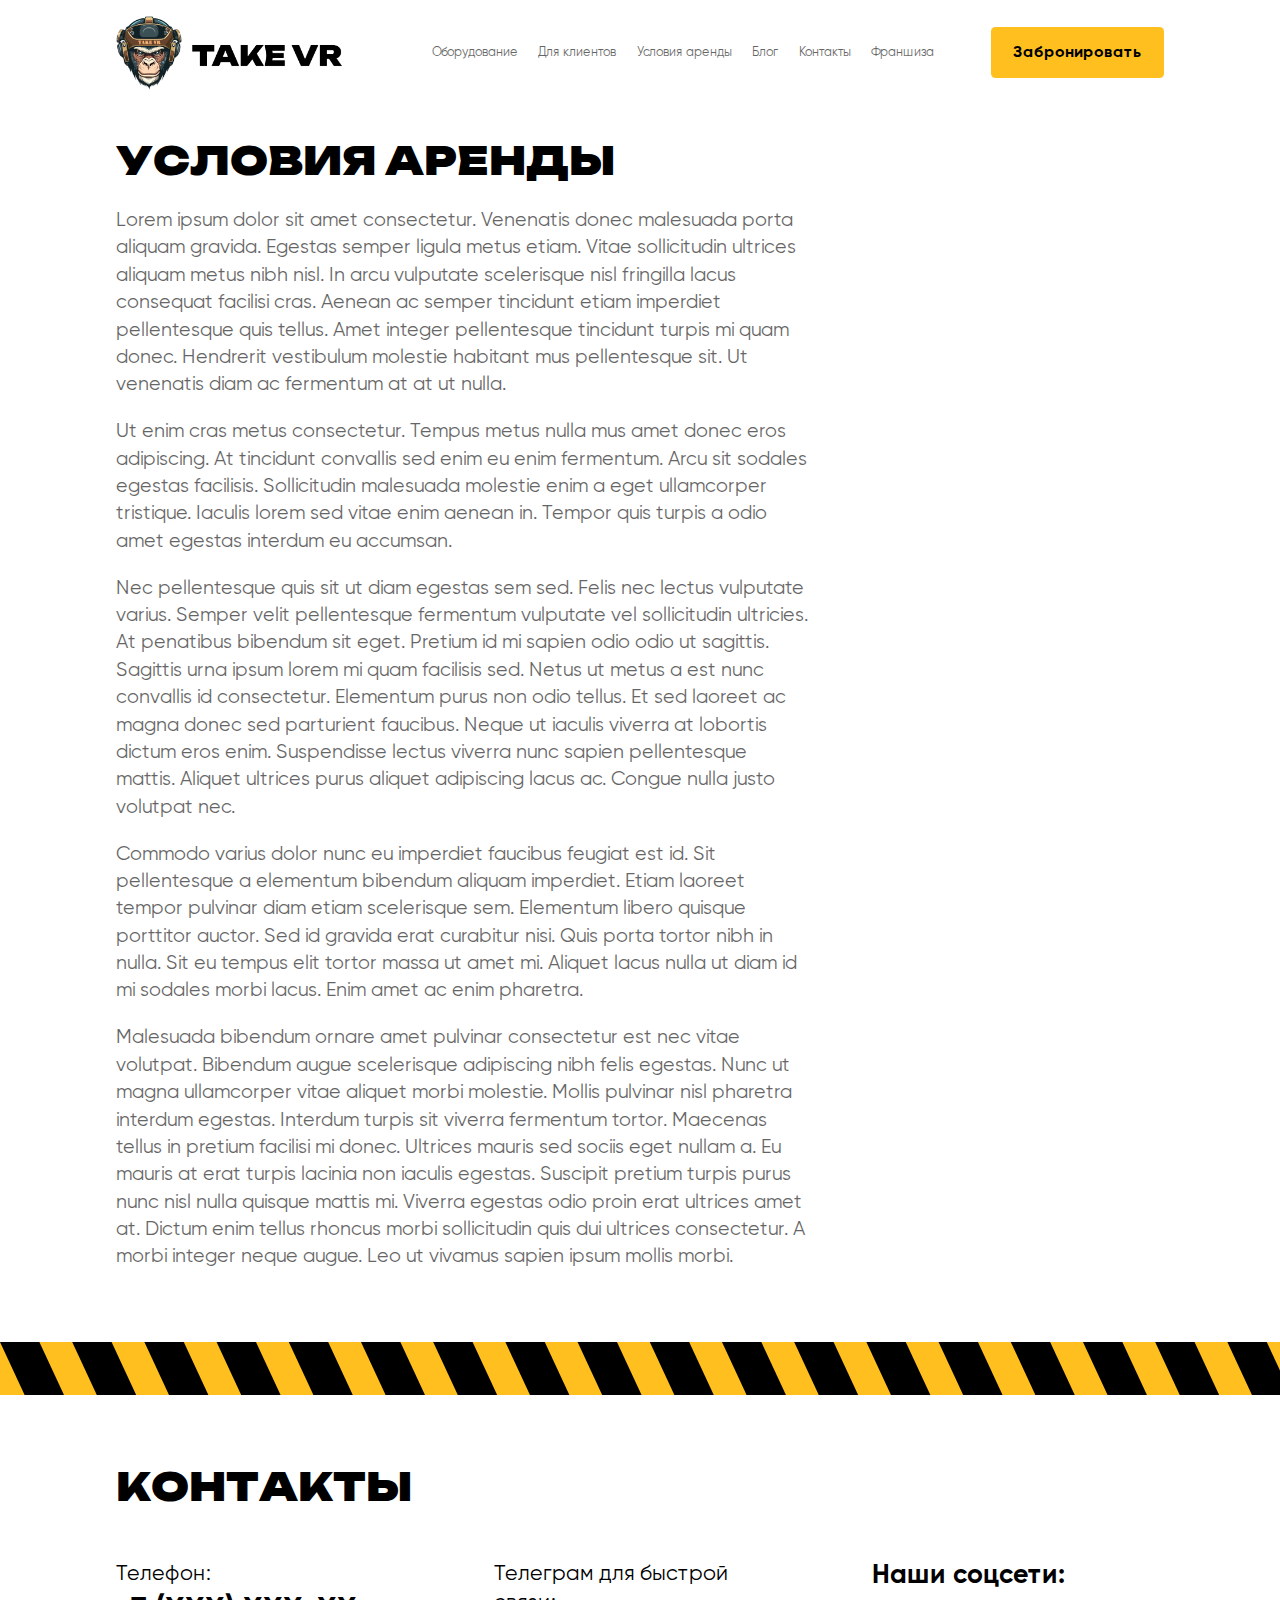
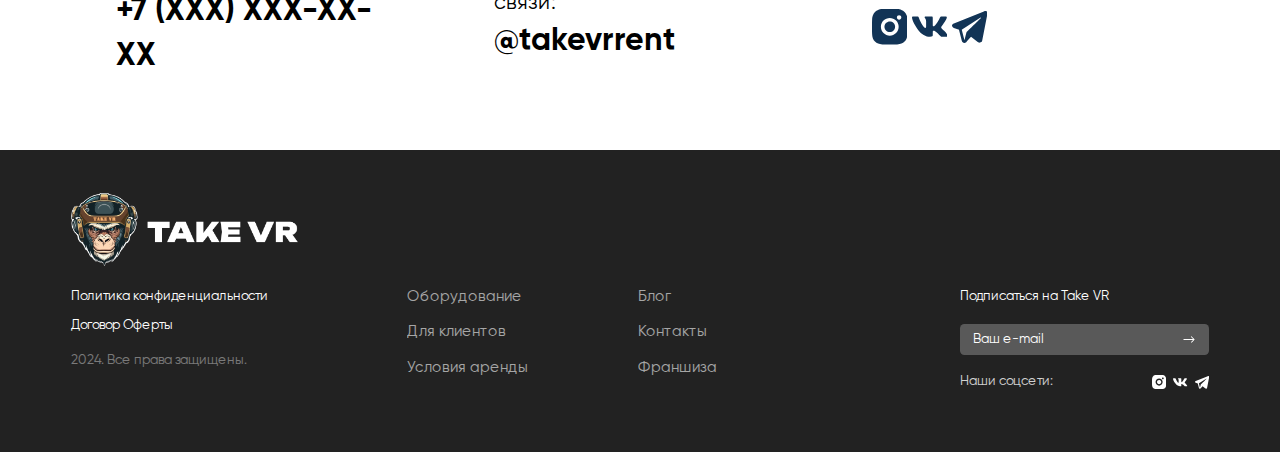
<file: condition.html>
<!DOCTYPE html>
<html lang="ru">

<head>
    <meta charset="UTF-8">
    <meta name="viewport" content="width=device-width, initial-scale=1.0">
    <meta name="description" content="">
    <meta name="keywords" content="">
    <meta name="color-scheme" content="light only">
    <link rel="stylesheet" href="css/swiper-bundle.min.css">
    <link rel="stylesheet" href="css/fancybox.css">
    <link rel="stylesheet" href="css/style.min.css">
    <link rel="icon" href="img/favicon.svg" type="image/svg+xml">
    <title>БЛОГ</title>
</head>

<body class="m-page">
    <div class="wrapper">
        <header class="header">
            <div class="container">
                <div class="header__inner">
                    <a href="" class="header__logo">
                        <img src="img/logo2.png" alt="">
                    </a>

                    <div class="menu">
                        <div class="menu__scroll _flex-between">
                            <nav class="nav">
                                <ul>
                                    <li><a href="">Оборудование</a></li>
                                    <li><a href="">Для клиентов</a></li>
                                    <li><a href="">Условия аренды</a></li>
                                    <li><a href="">Блог</a></li>
                                    <li><a href="">Контакты</a></li>
                                    <li><a href="">Франшиза</a></li>
                                </ul>
                            </nav>

                            <a href="" class="header__btn m-btn m-btn-yellow">
                                <span>Забронировать</span>
                            </a>
                        </div>
                    </div>

                    <button class="burger">
                        <img src="img/burger.svg" alt="" class="_view1">
                        <img src="img/burger2.svg" alt="" class="_view2">
                    </button>
                </div>
            </div>

        </header>
        <main class="content">

            <div class="condition m-section">
                <div class="container">
                    <h1 class="h2">
                        условия аренды
                    </h1>
                    <div class="text">
                        <p>Lorem ipsum dolor sit amet consectetur. Venenatis donec malesuada porta aliquam gravida. Egestas semper ligula metus etiam. Vitae sollicitudin ultrices aliquam metus nibh nisl. In arcu vulputate scelerisque nisl fringilla lacus consequat facilisi cras. Aenean ac semper tincidunt etiam imperdiet pellentesque quis tellus. Amet integer pellentesque tincidunt turpis mi quam donec. Hendrerit vestibulum molestie habitant mus pellentesque sit. Ut venenatis diam ac fermentum at at ut nulla.</p>
                        <p>Ut enim cras metus consectetur. Tempus metus nulla mus amet donec eros adipiscing. At tincidunt convallis sed enim eu enim fermentum. Arcu sit sodales egestas facilisis. Sollicitudin malesuada molestie enim a eget ullamcorper tristique. Iaculis lorem sed vitae enim aenean in. Tempor quis turpis a odio amet egestas interdum eu accumsan.</p>
                        <p>Nec pellentesque quis sit ut diam egestas sem sed. Felis nec lectus vulputate varius. Semper velit pellentesque fermentum vulputate vel sollicitudin ultricies. At penatibus bibendum sit eget. Pretium id mi sapien odio odio ut sagittis. Sagittis urna ipsum lorem mi quam facilisis sed. Netus ut metus a est nunc convallis id consectetur. Elementum purus non odio tellus. Et sed laoreet ac magna donec sed parturient faucibus. Neque ut iaculis viverra at lobortis dictum eros enim. Suspendisse lectus viverra nunc sapien pellentesque mattis. Aliquet ultrices purus aliquet adipiscing lacus ac. Congue nulla justo volutpat nec.</p>
                        <p>Commodo varius dolor nunc eu imperdiet faucibus feugiat est id. Sit pellentesque a elementum bibendum aliquam imperdiet. Etiam laoreet tempor pulvinar diam etiam scelerisque sem. Elementum libero quisque porttitor auctor. Sed id gravida erat curabitur nisi. Quis porta tortor nibh in nulla. Sit eu tempus elit tortor massa ut amet mi. Aliquet lacus nulla ut diam id mi sodales morbi lacus. Enim amet ac enim pharetra.</p>
                        <p>Malesuada bibendum ornare amet pulvinar consectetur est nec vitae volutpat. Bibendum augue scelerisque adipiscing nibh felis egestas. Nunc ut magna ullamcorper vitae aliquet morbi molestie. Mollis pulvinar nisl pharetra interdum egestas. Interdum turpis sit viverra fermentum tortor. Maecenas tellus in pretium facilisi mi donec. Ultrices mauris sed sociis eget nullam a. Eu mauris at erat turpis lacinia non iaculis egestas. Suscipit pretium turpis purus nunc nisl nulla quisque mattis mi. Viverra egestas odio proin erat ultrices amet at. Dictum enim tellus rhoncus morbi sollicitudin quis dui ultrices consectetur. A morbi integer neque augue. Leo ut vivamus sapien ipsum mollis morbi.</p>
                    </div>
                </div>
            </div>

            <div class="line"></div>

            <div class="contacts m-section">
                <div class="container">
                    <div class="h2">
                        Контакты
                    </div>
                    <div class="contacts__grid">
                        <div class="contacts-item">
                            <div class="contacts-item__title">
                                Телефон:
                            </div>
                            <div class="contacts-item__desc">
                                <a href="tel:+7XXXXXXXXXX">
                                    +7 (XXX) XXX-XX-XX
                                </a>
                            </div>
                        </div>
                        <div class="contacts-item">
                            <div class="contacts-item__title">
                                Телеграм для быстрой связи:
                            </div>
                            <div class="contacts-item__desc">
                                <a href="">@takevrrent</a>
                            </div>
                        </div>
                        <div class="contacts-item _type2">
                            <div class="contacts-item__title2">
                                Наши соцсети:
                            </div>
                            <div class="socials">
                                <a href="" class="socials__item">
                                    <svg xmlns="http://www.w3.org/2000/svg" width="40" height="40" viewBox="0 0 40 40" fill="none">
                                        <path d="M22.056 0C24.3059 0.00599985 25.4479 0.0179996 26.4338 0.0459989L26.8218 0.0599985C27.2698 0.0759981 27.7117 0.0959976 28.2457 0.119997C30.3736 0.219995 31.8255 0.555987 33.0995 1.04997C34.4194 1.55796 35.5313 2.24595 36.6433 3.35592C37.6606 4.35536 38.4476 5.56481 38.9492 6.89983C39.4431 8.1738 39.7791 9.62577 39.8791 11.7557C39.9031 12.2877 39.9231 12.7297 39.9391 13.1797L39.9511 13.5677C39.9811 14.5516 39.9931 15.6936 39.9971 17.9436L39.9991 19.4355V22.0555C40.004 23.5142 39.9887 24.973 39.9531 26.4314L39.9411 26.8194C39.9251 27.2693 39.9051 27.7113 39.8811 28.2433C39.7811 30.3733 39.4411 31.8232 38.9492 33.0992C38.4476 34.4342 37.6606 35.6437 36.6433 36.6431C35.6439 37.6605 34.4345 38.4474 33.0995 38.9491C31.8255 39.443 30.3736 39.779 28.2457 39.879L26.8218 39.939L26.4338 39.951C25.4479 39.979 24.3059 39.993 22.056 39.997L20.5641 39.999H17.9462C16.4868 40.0042 15.0274 39.9888 13.5685 39.953L13.1805 39.941C12.7057 39.9231 12.2311 39.9024 11.7565 39.879C9.62865 39.779 8.17673 39.443 6.90079 38.9491C5.56652 38.4472 4.3578 37.6602 3.35897 36.6431C2.34091 35.6439 1.55328 34.4344 1.05108 33.0992C0.55711 31.8252 0.221126 30.3733 0.121131 28.2433L0.0611345 26.8194L0.0511352 26.4314C0.0142691 24.973 -0.00239847 23.5143 0.00113754 22.0555V17.9436C-0.00439797 16.4848 0.0102695 15.026 0.0451355 13.5677L0.0591347 13.1797C0.0751339 12.7297 0.0951328 12.2877 0.119132 11.7557C0.219127 9.62577 0.55511 8.1758 1.04908 6.89983C1.55245 5.56426 2.34147 4.35477 3.36097 3.35592C4.35922 2.33904 5.56723 1.55211 6.90079 1.04997C8.17673 0.555987 9.62665 0.219995 11.7565 0.119997C12.2885 0.0959976 12.7325 0.0759981 13.1805 0.0599985L13.5685 0.0479987C15.0268 0.0124651 16.4855 -0.00286933 17.9442 0.00199981L22.056 0ZM20.0001 9.99976C17.3481 9.99976 14.8047 11.0533 12.9294 12.9286C11.0541 14.8039 10.0006 17.3474 10.0006 19.9995C10.0006 22.6516 11.0541 25.1951 12.9294 27.0704C14.8047 28.9457 17.3481 29.9993 20.0001 29.9993C22.6522 29.9993 25.1956 28.9457 27.0708 27.0704C28.9461 25.1951 29.9996 22.6516 29.9996 19.9995C29.9996 17.3474 28.9461 14.8039 27.0708 12.9286C25.1956 11.0533 22.6522 9.99976 20.0001 9.99976ZM20.0001 13.9997C20.788 13.9995 21.5682 14.1546 22.2962 14.456C23.0242 14.7574 23.6856 15.1992 24.2428 15.7563C24.8001 16.3133 25.2421 16.9747 25.5437 17.7025C25.8454 18.4304 26.0007 19.2106 26.0008 19.9985C26.001 20.7864 25.8459 21.5667 25.5445 22.2946C25.2431 23.0226 24.8013 23.6841 24.2443 24.2413C23.6872 24.7986 23.0259 25.2406 22.298 25.5423C21.5702 25.8439 20.79 25.9992 20.0021 25.9994C18.4109 25.9994 16.8849 25.3672 15.7597 24.2421C14.6345 23.1169 14.0024 21.5908 14.0024 19.9995C14.0024 18.4083 14.6345 16.8822 15.7597 15.757C16.8849 14.6318 18.4109 13.9997 20.0021 13.9997M30.5016 6.99983C29.8386 6.99983 29.2027 7.26322 28.7339 7.73205C28.2651 8.20088 28.0017 8.83675 28.0017 9.49977C28.0017 10.1628 28.2651 10.7987 28.7339 11.2675C29.2027 11.7363 29.8386 11.9997 30.5016 11.9997C31.1646 11.9997 31.8005 11.7363 32.2693 11.2675C32.7381 10.7987 33.0015 10.1628 33.0015 9.49977C33.0015 8.83675 32.7381 8.20088 32.2693 7.73205C31.8005 7.26322 31.1646 6.99983 30.5016 6.99983Z" fill="#123456" />
                                    </svg>
                                </a>
                                <a href="" class="socials__item">
                                    <svg xmlns="http://www.w3.org/2000/svg" width="40" height="24" viewBox="0 0 40 24" fill="none">
                                        <path fill-rule="evenodd" clip-rule="evenodd" d="M39.0825 2.11904C39.3592 1.22762 39.0825 0.571289 37.7575 0.571289H33.3826C32.2693 0.571289 31.756 1.13782 31.4777 1.76313C31.4777 1.76313 29.2527 6.98108 26.1011 10.3705C25.0811 11.3533 24.6178 11.6652 24.0612 11.6652C23.7828 11.6652 23.3645 11.3533 23.3645 10.4603V2.11904C23.3645 1.04802 23.0578 0.571289 22.1312 0.571289H15.2513C14.5564 0.571289 14.138 1.06762 14.138 1.53945C14.138 2.55333 15.7147 2.78843 15.8763 5.64231V11.8431C15.8763 13.2031 15.6213 13.4497 15.0647 13.4497C13.5814 13.4497 9.97312 8.20721 7.8315 2.20884C7.41651 1.04149 6.99652 0.571289 5.87821 0.571289H1.49997C0.249995 0.571289 0 1.13782 0 1.76313C0 2.8766 1.4833 8.40802 6.90819 15.7239C10.5248 20.7199 15.6163 23.4284 20.2546 23.4284C23.0362 23.4284 23.3795 22.8276 23.3795 21.7909V18.0146C23.3795 16.8113 23.6428 16.5713 24.5245 16.5713C25.1745 16.5713 26.2861 16.8848 28.8827 19.2929C31.8493 22.1484 32.3377 23.4284 34.0076 23.4284H38.3825C39.6325 23.4284 40.2592 22.8276 39.8992 21.639C39.5025 20.457 38.0859 18.7411 36.2076 16.7052C35.1876 15.546 33.6576 14.297 33.1926 13.6717C32.5443 12.8701 32.7293 12.5125 33.1926 11.799C33.1926 11.799 38.5259 4.57292 39.0808 2.11904" fill="#123456" />
                                    </svg>
                                </a>
                                <a href="" class="socials__item">
                                    <svg xmlns="http://www.w3.org/2000/svg" width="40" height="36" viewBox="0 0 40 36" fill="none">
                                        <path fill-rule="evenodd" clip-rule="evenodd" d="M33.9182 33.5797V33.5756L33.9545 33.4871L40 2.38348V2.28474C40 1.5092 39.7178 0.832409 39.109 0.427156C38.5748 0.0712743 37.96 0.0465891 37.5286 0.079503C37.1271 0.116886 36.7309 0.199679 36.3473 0.326357C36.1836 0.379657 36.0221 0.440055 35.8635 0.507384L35.8373 0.517669L2.13225 14.0103L2.12217 14.0144C2.01891 14.048 1.91847 14.0899 1.82181 14.1399C1.58224 14.2501 1.35228 14.3808 1.13441 14.5308C0.701001 14.8352 -0.123482 15.5511 0.0156113 16.6866C0.130515 17.6288 0.765508 18.2254 1.19488 18.536C1.44776 18.7182 1.72035 18.87 2.00727 18.9886L2.07178 19.0174L2.09194 19.0235L2.10605 19.0297L8.00443 21.056C7.98292 21.4345 8.02122 21.815 8.11933 22.1977L11.0725 33.6332C11.2339 34.2565 11.5825 34.8127 12.0694 35.2235C12.5564 35.6343 13.1572 35.8791 13.7874 35.9236C14.4177 35.968 15.0458 35.8099 15.5835 35.4715C16.1213 35.133 16.5416 34.6311 16.7855 34.0364L21.3977 29.0047L29.318 35.2007L29.4309 35.2501C30.1506 35.571 30.8218 35.6718 31.4367 35.5875C32.0515 35.5011 32.5393 35.2378 32.9062 34.9395C33.3307 34.5885 33.6689 34.1412 33.894 33.6332L33.9101 33.5982L33.9162 33.5859L33.9182 33.5797ZM11.0423 21.4118C11.0096 21.285 11.0174 21.1507 11.0645 21.0287C11.1116 20.9066 11.1956 20.803 11.3044 20.733L31.3036 7.77313C31.3036 7.77313 32.4809 7.04286 32.4385 7.77313C32.4385 7.77313 32.6482 7.90068 32.0172 8.4993C31.4205 9.06912 17.7632 22.5247 16.3803 23.8866C16.3052 23.9642 16.2517 24.0607 16.2251 24.1663L13.9955 32.8474L11.0423 21.4118Z" fill="#123456" />
                                    </svg>
                                </a>
                            </div>

                        </div>
                    </div>
                </div>
            </div>

        </main>
        <footer class="footer">
            <div class="container">
                <a href="" class="footer__logo">
                    <img src="img/logo.png" alt="">
                </a>
                <div class="footer__inner">
                    <div class="footer__col">
                        <div class="footer__links">
                            <ul>
                                <li><a href="">Политика конфиденциальности</a></li>
                                <li><a href="">Договор Оферты</a></li>
                            </ul>
                        </div>
                        <div class="footer__c text15">
                            2024. Все права защищены.
                        </div>
                    </div>
                    <div class="footer__col2">
                        <div class="footer-nav">
                            <ul>
                                <li><a href="">Оборудование</a></li>
                                <li><a href="">Блог</a></li>
                                <li><a href="">Для клиентов</a></li>
                                <li><a href="">Контакты</a></li>
                                <li><a href="">Условия аренды</a></li>
                                <li><a href="">Франшиза</a></li>
                            </ul>
                        </div>
                    </div>
                    <div class="footer__col3">
                        <div class="text15">
                            Подписаться на Take VR
                        </div>
                        <form action="" class="footer-subscribe">
                            <div class="footer-subscribe__field">
                                <input type="text" placeholder="Ваш e-mail">
                            </div>
                            <button class="footer-subscribe__btn">
                                <svg xmlns="http://www.w3.org/2000/svg" width="14" height="8" viewBox="0 0 14 8" fill="none">
                                    <path d="M12.9226 4.59379C13.1179 4.39853 13.1179 4.08194 12.9226 3.88668L9.74066 0.704701C9.5454 0.509439 9.22882 0.509439 9.03356 0.704701C8.8383 0.899963 8.8383 1.21655 9.03356 1.41181L11.862 4.24024L9.03356 7.06866C8.8383 7.26392 8.8383 7.58051 9.03356 7.77577C9.22882 7.97103 9.5454 7.97103 9.74066 7.77577L12.9226 4.59379ZM0.569092 4.74023L12.5691 4.74024L12.5691 3.74024L0.569092 3.74023L0.569092 4.74023Z" fill="white" />
                                </svg>
                            </button>
                        </form>
                        <div class="footer-socials _flex-between">
                            <div class="footer-socials__title text15">
                                Наши соцсети:
                            </div>
                            <div class="socials">
                                <a href="" class="socials__item">
                                    <svg xmlns="http://www.w3.org/2000/svg" width="40" height="40" viewBox="0 0 40 40" fill="none">
                                        <path d="M22.056 0C24.3059 0.00599985 25.4479 0.0179996 26.4338 0.0459989L26.8218 0.0599985C27.2698 0.0759981 27.7117 0.0959976 28.2457 0.119997C30.3736 0.219995 31.8255 0.555987 33.0995 1.04997C34.4194 1.55796 35.5313 2.24595 36.6433 3.35592C37.6606 4.35536 38.4476 5.56481 38.9492 6.89983C39.4431 8.1738 39.7791 9.62577 39.8791 11.7557C39.9031 12.2877 39.9231 12.7297 39.9391 13.1797L39.9511 13.5677C39.9811 14.5516 39.9931 15.6936 39.9971 17.9436L39.9991 19.4355V22.0555C40.004 23.5142 39.9887 24.973 39.9531 26.4314L39.9411 26.8194C39.9251 27.2693 39.9051 27.7113 39.8811 28.2433C39.7811 30.3733 39.4411 31.8232 38.9492 33.0992C38.4476 34.4342 37.6606 35.6437 36.6433 36.6431C35.6439 37.6605 34.4345 38.4474 33.0995 38.9491C31.8255 39.443 30.3736 39.779 28.2457 39.879L26.8218 39.939L26.4338 39.951C25.4479 39.979 24.3059 39.993 22.056 39.997L20.5641 39.999H17.9462C16.4868 40.0042 15.0274 39.9888 13.5685 39.953L13.1805 39.941C12.7057 39.9231 12.2311 39.9024 11.7565 39.879C9.62865 39.779 8.17673 39.443 6.90079 38.9491C5.56652 38.4472 4.3578 37.6602 3.35897 36.6431C2.34091 35.6439 1.55328 34.4344 1.05108 33.0992C0.55711 31.8252 0.221126 30.3733 0.121131 28.2433L0.0611345 26.8194L0.0511352 26.4314C0.0142691 24.973 -0.00239847 23.5143 0.00113754 22.0555V17.9436C-0.00439797 16.4848 0.0102695 15.026 0.0451355 13.5677L0.0591347 13.1797C0.0751339 12.7297 0.0951328 12.2877 0.119132 11.7557C0.219127 9.62577 0.55511 8.1758 1.04908 6.89983C1.55245 5.56426 2.34147 4.35477 3.36097 3.35592C4.35922 2.33904 5.56723 1.55211 6.90079 1.04997C8.17673 0.555987 9.62665 0.219995 11.7565 0.119997C12.2885 0.0959976 12.7325 0.0759981 13.1805 0.0599985L13.5685 0.0479987C15.0268 0.0124651 16.4855 -0.00286933 17.9442 0.00199981L22.056 0ZM20.0001 9.99976C17.3481 9.99976 14.8047 11.0533 12.9294 12.9286C11.0541 14.8039 10.0006 17.3474 10.0006 19.9995C10.0006 22.6516 11.0541 25.1951 12.9294 27.0704C14.8047 28.9457 17.3481 29.9993 20.0001 29.9993C22.6522 29.9993 25.1956 28.9457 27.0708 27.0704C28.9461 25.1951 29.9996 22.6516 29.9996 19.9995C29.9996 17.3474 28.9461 14.8039 27.0708 12.9286C25.1956 11.0533 22.6522 9.99976 20.0001 9.99976ZM20.0001 13.9997C20.788 13.9995 21.5682 14.1546 22.2962 14.456C23.0242 14.7574 23.6856 15.1992 24.2428 15.7563C24.8001 16.3133 25.2421 16.9747 25.5437 17.7025C25.8454 18.4304 26.0007 19.2106 26.0008 19.9985C26.001 20.7864 25.8459 21.5667 25.5445 22.2946C25.2431 23.0226 24.8013 23.6841 24.2443 24.2413C23.6872 24.7986 23.0259 25.2406 22.298 25.5423C21.5702 25.8439 20.79 25.9992 20.0021 25.9994C18.4109 25.9994 16.8849 25.3672 15.7597 24.2421C14.6345 23.1169 14.0024 21.5908 14.0024 19.9995C14.0024 18.4083 14.6345 16.8822 15.7597 15.757C16.8849 14.6318 18.4109 13.9997 20.0021 13.9997M30.5016 6.99983C29.8386 6.99983 29.2027 7.26322 28.7339 7.73205C28.2651 8.20088 28.0017 8.83675 28.0017 9.49977C28.0017 10.1628 28.2651 10.7987 28.7339 11.2675C29.2027 11.7363 29.8386 11.9997 30.5016 11.9997C31.1646 11.9997 31.8005 11.7363 32.2693 11.2675C32.7381 10.7987 33.0015 10.1628 33.0015 9.49977C33.0015 8.83675 32.7381 8.20088 32.2693 7.73205C31.8005 7.26322 31.1646 6.99983 30.5016 6.99983Z" fill="#123456" />
                                    </svg>
                                </a>
                                <a href="" class="socials__item">
                                    <svg xmlns="http://www.w3.org/2000/svg" width="40" height="24" viewBox="0 0 40 24" fill="none">
                                        <path fill-rule="evenodd" clip-rule="evenodd" d="M39.0825 2.11904C39.3592 1.22762 39.0825 0.571289 37.7575 0.571289H33.3826C32.2693 0.571289 31.756 1.13782 31.4777 1.76313C31.4777 1.76313 29.2527 6.98108 26.1011 10.3705C25.0811 11.3533 24.6178 11.6652 24.0612 11.6652C23.7828 11.6652 23.3645 11.3533 23.3645 10.4603V2.11904C23.3645 1.04802 23.0578 0.571289 22.1312 0.571289H15.2513C14.5564 0.571289 14.138 1.06762 14.138 1.53945C14.138 2.55333 15.7147 2.78843 15.8763 5.64231V11.8431C15.8763 13.2031 15.6213 13.4497 15.0647 13.4497C13.5814 13.4497 9.97312 8.20721 7.8315 2.20884C7.41651 1.04149 6.99652 0.571289 5.87821 0.571289H1.49997C0.249995 0.571289 0 1.13782 0 1.76313C0 2.8766 1.4833 8.40802 6.90819 15.7239C10.5248 20.7199 15.6163 23.4284 20.2546 23.4284C23.0362 23.4284 23.3795 22.8276 23.3795 21.7909V18.0146C23.3795 16.8113 23.6428 16.5713 24.5245 16.5713C25.1745 16.5713 26.2861 16.8848 28.8827 19.2929C31.8493 22.1484 32.3377 23.4284 34.0076 23.4284H38.3825C39.6325 23.4284 40.2592 22.8276 39.8992 21.639C39.5025 20.457 38.0859 18.7411 36.2076 16.7052C35.1876 15.546 33.6576 14.297 33.1926 13.6717C32.5443 12.8701 32.7293 12.5125 33.1926 11.799C33.1926 11.799 38.5259 4.57292 39.0808 2.11904" fill="#123456" />
                                    </svg>
                                </a>
                                <a href="" class="socials__item">
                                    <svg xmlns="http://www.w3.org/2000/svg" width="40" height="36" viewBox="0 0 40 36" fill="none">
                                        <path fill-rule="evenodd" clip-rule="evenodd" d="M33.9182 33.5797V33.5756L33.9545 33.4871L40 2.38348V2.28474C40 1.5092 39.7178 0.832409 39.109 0.427156C38.5748 0.0712743 37.96 0.0465891 37.5286 0.079503C37.1271 0.116886 36.7309 0.199679 36.3473 0.326357C36.1836 0.379657 36.0221 0.440055 35.8635 0.507384L35.8373 0.517669L2.13225 14.0103L2.12217 14.0144C2.01891 14.048 1.91847 14.0899 1.82181 14.1399C1.58224 14.2501 1.35228 14.3808 1.13441 14.5308C0.701001 14.8352 -0.123482 15.5511 0.0156113 16.6866C0.130515 17.6288 0.765508 18.2254 1.19488 18.536C1.44776 18.7182 1.72035 18.87 2.00727 18.9886L2.07178 19.0174L2.09194 19.0235L2.10605 19.0297L8.00443 21.056C7.98292 21.4345 8.02122 21.815 8.11933 22.1977L11.0725 33.6332C11.2339 34.2565 11.5825 34.8127 12.0694 35.2235C12.5564 35.6343 13.1572 35.8791 13.7874 35.9236C14.4177 35.968 15.0458 35.8099 15.5835 35.4715C16.1213 35.133 16.5416 34.6311 16.7855 34.0364L21.3977 29.0047L29.318 35.2007L29.4309 35.2501C30.1506 35.571 30.8218 35.6718 31.4367 35.5875C32.0515 35.5011 32.5393 35.2378 32.9062 34.9395C33.3307 34.5885 33.6689 34.1412 33.894 33.6332L33.9101 33.5982L33.9162 33.5859L33.9182 33.5797ZM11.0423 21.4118C11.0096 21.285 11.0174 21.1507 11.0645 21.0287C11.1116 20.9066 11.1956 20.803 11.3044 20.733L31.3036 7.77313C31.3036 7.77313 32.4809 7.04286 32.4385 7.77313C32.4385 7.77313 32.6482 7.90068 32.0172 8.4993C31.4205 9.06912 17.7632 22.5247 16.3803 23.8866C16.3052 23.9642 16.2517 24.0607 16.2251 24.1663L13.9955 32.8474L11.0423 21.4118Z" fill="#123456" />
                                    </svg>
                                </a>
                            </div>

                        </div>
                    </div>
                </div>
            </div>

        </footer>
    </div>

    <script src="js/jquery.min.js"></script>
    <script src="js/jquery.maskedinput.min.js"></script>
    <script src="js/swiper-bundle.min.js"></script>
    <script src="js/fancybox.umd.js"></script>
    <script src="js/main.min.js"></script>

</body>

</html>
</file>
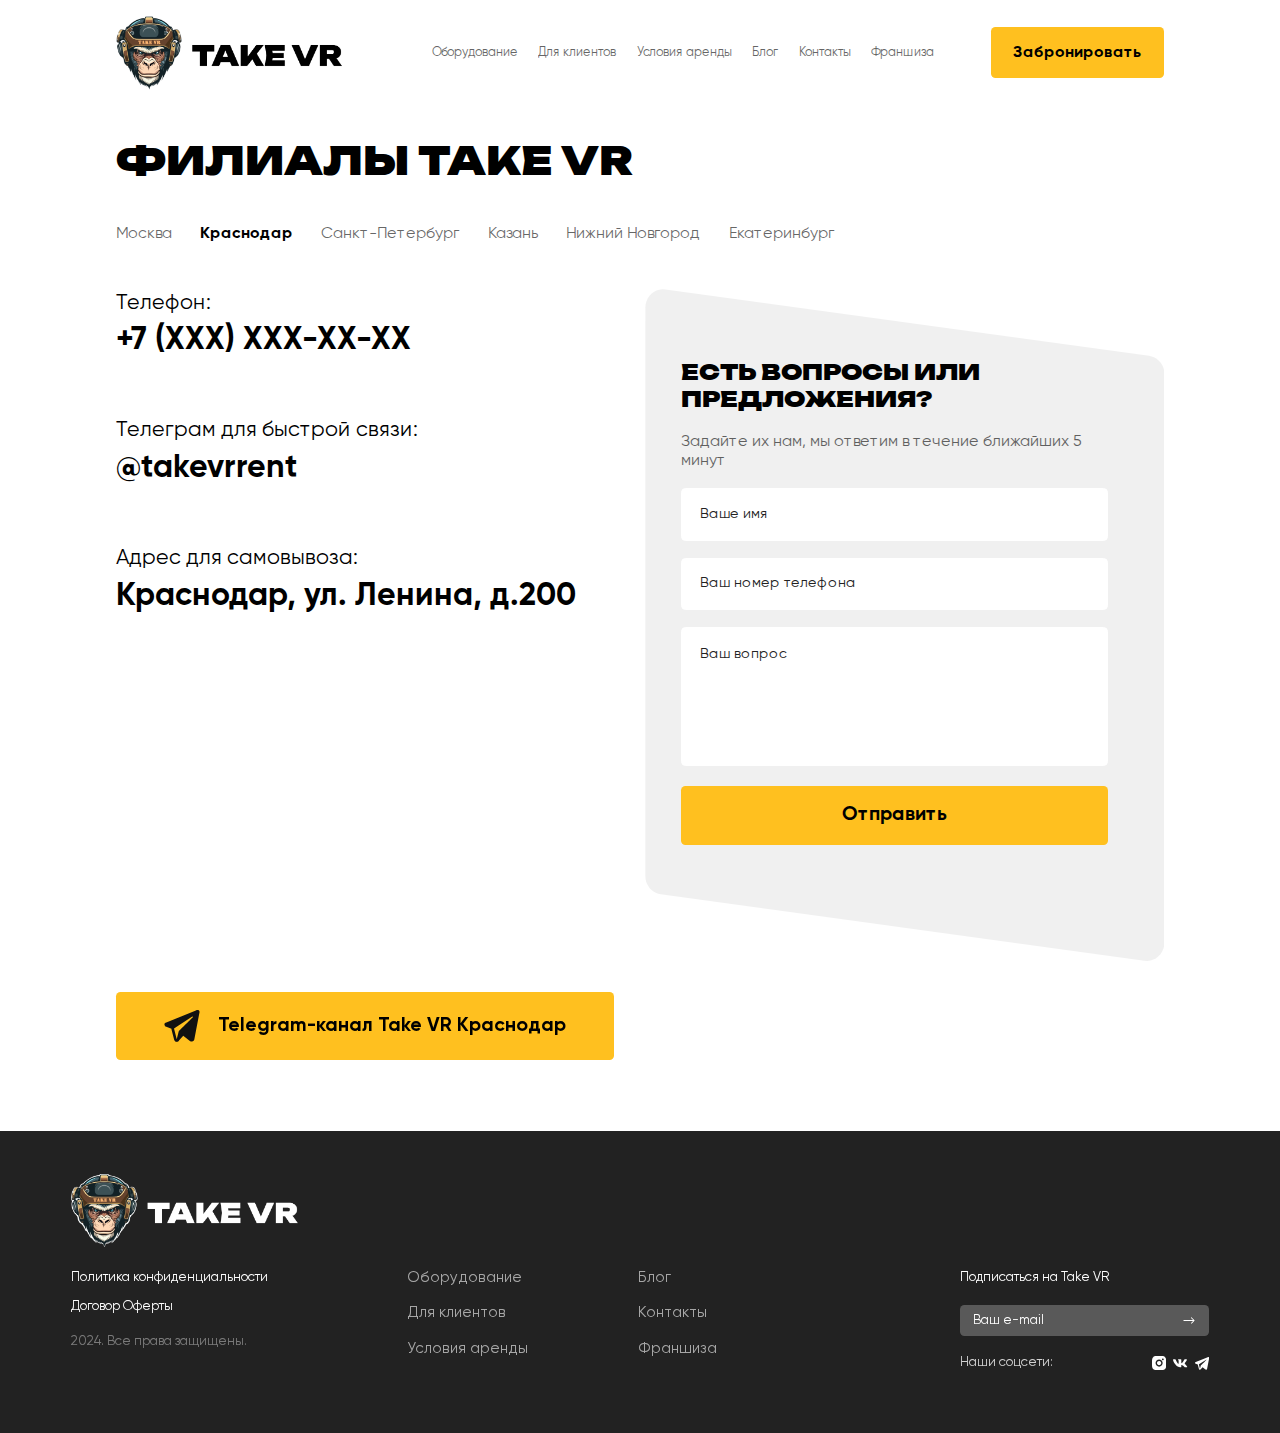
<file: contacts.html>
<!DOCTYPE html>
<html lang="ru">

<head>
    <meta charset="UTF-8">
    <meta name="viewport" content="width=device-width, initial-scale=1.0">
    <meta name="description" content="">
    <meta name="keywords" content="">
    <meta name="color-scheme" content="light only">
    <link rel="stylesheet" href="css/swiper-bundle.min.css">
    <link rel="stylesheet" href="css/fancybox.css">
    <link rel="stylesheet" href="css/style.min.css">
    <link rel="icon" href="img/favicon.svg" type="image/svg+xml">
    <title>Контакты</title>
</head>

<body class="m-page">
    <div class="wrapper">
        <header class="header">
            <div class="container">
                <div class="header__inner">
                    <a href="" class="header__logo">
                        <img src="img/logo2.png" alt="">
                    </a>

                    <div class="menu">
                        <div class="menu__scroll _flex-between">
                            <nav class="nav">
                                <ul>
                                    <li><a href="">Оборудование</a></li>
                                    <li><a href="">Для клиентов</a></li>
                                    <li><a href="">Условия аренды</a></li>
                                    <li><a href="">Блог</a></li>
                                    <li><a href="">Контакты</a></li>
                                    <li><a href="">Франшиза</a></li>
                                </ul>
                            </nav>

                            <a href="" class="header__btn m-btn m-btn-yellow">
                                <span>Забронировать</span>
                            </a>
                        </div>
                    </div>

                    <button class="burger">
                        <img src="img/burger.svg" alt="" class="_view1">
                        <img src="img/burger2.svg" alt="" class="_view2">
                    </button>
                </div>
            </div>

        </header>
        <main class="content">

            <div class="contacts-page m-section _tabs-parent">
                <div class="container">
                    <h1 class="h2">
                        филиалы take vr
                    </h1>
                    <div class="tabs">
                        <div class="tab _tab" data-tab="_tab1">
                            <span>Москва</span>
                        </div>
                        <div class="tab _tab _active" data-tab="_tab2">
                            <span>Краснодар</span>
                        </div>
                        <div class="tab _tab" data-tab="_tab3">
                            <span>Санкт-Петербург</span>
                        </div>
                        <div class="tab _tab" data-tab="_tab4">
                            <span>Казань</span>
                        </div>
                        <div class="tab _tab" data-tab="_tab5">
                            <span>Нижний Новгород</span>
                        </div>
                        <div class="tab _tab" data-tab="_tab6">
                            <span>Екатеринбург</span>
                        </div>
                    </div>
                    <div class="contacts-page__grid">
                        <div class="contacts-page__col">
                            <div class="tab-content _tab1">
                                1
                            </div>
                            <div class="tab-content _tab2 _active">
                                <div class="contacts-page__items">
                                    <div class="contacts-item">
                                        <div class="contacts-item__title">
                                            Телефон:
                                        </div>
                                        <div class="contacts-item__desc">
                                            <a href="tel:+7XXXXXXXXXX">
                                                +7 (XXX) XXX-XX-XX
                                            </a>
                                        </div>
                                    </div>
                                    <div class="contacts-item">
                                        <div class="contacts-item__title">
                                            Телеграм для быстрой связи:
                                        </div>
                                        <div class="contacts-item__desc">
                                            <a href="">@takevrrent</a>
                                        </div>
                                    </div>
                                    <div class="contacts-item">
                                        <div class="contacts-item__title">
                                            Адрес для самовывоза:
                                        </div>
                                        <div class="contacts-item__desc">
                                            Краснодар, ул. Ленина, д.200
                                        </div>
                                    </div>
                                </div>
                                <div class="contacts-page__map">
                                    <iframe src="https://yandex.ru/map-widget/v1/?um=constructor%3A4e3e1d3ba1fe39d45ba04f86b7cc3276f68ad53c3ac0c11cf6500ca6afa307ea&amp;source=constructor" width="100%" height="100%" frameborder="0"></iframe>
                                </div>
                                <button class="contacts-page__btn m-btn m-btn-yellow">
                                    <img src="img/tg.svg" alt="">
                                    <span>Telegram-канал Take VR Краснодар</span>
                                </button>
                            </div>
                            <div class="tab-content _tab3">
                                <div class="contacts-page__items">
                                    <div class="contacts-item">
                                        <div class="contacts-item__title">
                                            Телефон:
                                        </div>
                                        <div class="contacts-item__desc">
                                            <a href="tel:+7XXXXXXXXXX">
                                                +7 (XXX) XXX-XX-XX
                                            </a>
                                        </div>
                                    </div>
                                    <div class="contacts-item">
                                        <div class="contacts-item__title">
                                            Телеграм для быстрой связи:
                                        </div>
                                        <div class="contacts-item__desc">
                                            <a href="">@takevrrent</a>
                                        </div>
                                    </div>
                                </div>
                                <button class="contacts-page__btn m-btn m-btn-yellow">
                                    <img src="img/tg.svg" alt="">
                                    <span>Telegram-канал Take VR Краснодар</span>
                                </button>
                            </div>
                            <div class="tab-content _tab4">
                                4
                            </div>
                            <div class="tab-content _tab5">
                                5
                            </div>
                            <div class="tab-content _tab6">
                                6
                            </div>
                        </div>
                        <div class="contacts-page__col2">
                            <form action="" class="contacts-form">
                                <div class="contacts-form__top">
                                    <div class="h4">
                                        Есть вопросы или предложения?
                                    </div>
                                    <div class="contacts-form__desc">
                                        Задайте их нам, мы ответим в течение ближайших 5 минут
                                    </div>
                                </div>
                                <div class="contacts-form__fields">
                                    <div class="fg">
                                        <input type="text" placeholder="Ваше имя">
                                    </div>
                                    <div class="fg">
                                        <input type="text" placeholder="Ваш номер телефона">
                                    </div>
                                    <div class="fg">
                                        <textarea placeholder="Ваш вопрос"></textarea>
                                    </div>
                                    <button class="contacts-form__btn m-btn m-btn-yellow">
                                        <span>Отправить</span>
                                    </button>
                                </div>
                            </form>
                        </div>
                    </div>
                </div>
            </div>

        </main>
        <footer class="footer">
            <div class="container">
                <a href="" class="footer__logo">
                    <img src="img/logo.png" alt="">
                </a>
                <div class="footer__inner">
                    <div class="footer__col">
                        <div class="footer__links">
                            <ul>
                                <li><a href="">Политика конфиденциальности</a></li>
                                <li><a href="">Договор Оферты</a></li>
                            </ul>
                        </div>
                        <div class="footer__c text15">
                            2024. Все права защищены.
                        </div>
                    </div>
                    <div class="footer__col2">
                        <div class="footer-nav">
                            <ul>
                                <li><a href="">Оборудование</a></li>
                                <li><a href="">Блог</a></li>
                                <li><a href="">Для клиентов</a></li>
                                <li><a href="">Контакты</a></li>
                                <li><a href="">Условия аренды</a></li>
                                <li><a href="">Франшиза</a></li>
                            </ul>
                        </div>
                    </div>
                    <div class="footer__col3">
                        <div class="text15">
                            Подписаться на Take VR
                        </div>
                        <form action="" class="footer-subscribe">
                            <div class="footer-subscribe__field">
                                <input type="text" placeholder="Ваш e-mail">
                            </div>
                            <button class="footer-subscribe__btn">
                                <svg xmlns="http://www.w3.org/2000/svg" width="14" height="8" viewBox="0 0 14 8" fill="none">
                                    <path d="M12.9226 4.59379C13.1179 4.39853 13.1179 4.08194 12.9226 3.88668L9.74066 0.704701C9.5454 0.509439 9.22882 0.509439 9.03356 0.704701C8.8383 0.899963 8.8383 1.21655 9.03356 1.41181L11.862 4.24024L9.03356 7.06866C8.8383 7.26392 8.8383 7.58051 9.03356 7.77577C9.22882 7.97103 9.5454 7.97103 9.74066 7.77577L12.9226 4.59379ZM0.569092 4.74023L12.5691 4.74024L12.5691 3.74024L0.569092 3.74023L0.569092 4.74023Z" fill="white" />
                                </svg>
                            </button>
                        </form>
                        <div class="footer-socials _flex-between">
                            <div class="footer-socials__title text15">
                                Наши соцсети:
                            </div>
                            <div class="socials">
                                <a href="" class="socials__item">
                                    <svg xmlns="http://www.w3.org/2000/svg" width="40" height="40" viewBox="0 0 40 40" fill="none">
                                        <path d="M22.056 0C24.3059 0.00599985 25.4479 0.0179996 26.4338 0.0459989L26.8218 0.0599985C27.2698 0.0759981 27.7117 0.0959976 28.2457 0.119997C30.3736 0.219995 31.8255 0.555987 33.0995 1.04997C34.4194 1.55796 35.5313 2.24595 36.6433 3.35592C37.6606 4.35536 38.4476 5.56481 38.9492 6.89983C39.4431 8.1738 39.7791 9.62577 39.8791 11.7557C39.9031 12.2877 39.9231 12.7297 39.9391 13.1797L39.9511 13.5677C39.9811 14.5516 39.9931 15.6936 39.9971 17.9436L39.9991 19.4355V22.0555C40.004 23.5142 39.9887 24.973 39.9531 26.4314L39.9411 26.8194C39.9251 27.2693 39.9051 27.7113 39.8811 28.2433C39.7811 30.3733 39.4411 31.8232 38.9492 33.0992C38.4476 34.4342 37.6606 35.6437 36.6433 36.6431C35.6439 37.6605 34.4345 38.4474 33.0995 38.9491C31.8255 39.443 30.3736 39.779 28.2457 39.879L26.8218 39.939L26.4338 39.951C25.4479 39.979 24.3059 39.993 22.056 39.997L20.5641 39.999H17.9462C16.4868 40.0042 15.0274 39.9888 13.5685 39.953L13.1805 39.941C12.7057 39.9231 12.2311 39.9024 11.7565 39.879C9.62865 39.779 8.17673 39.443 6.90079 38.9491C5.56652 38.4472 4.3578 37.6602 3.35897 36.6431C2.34091 35.6439 1.55328 34.4344 1.05108 33.0992C0.55711 31.8252 0.221126 30.3733 0.121131 28.2433L0.0611345 26.8194L0.0511352 26.4314C0.0142691 24.973 -0.00239847 23.5143 0.00113754 22.0555V17.9436C-0.00439797 16.4848 0.0102695 15.026 0.0451355 13.5677L0.0591347 13.1797C0.0751339 12.7297 0.0951328 12.2877 0.119132 11.7557C0.219127 9.62577 0.55511 8.1758 1.04908 6.89983C1.55245 5.56426 2.34147 4.35477 3.36097 3.35592C4.35922 2.33904 5.56723 1.55211 6.90079 1.04997C8.17673 0.555987 9.62665 0.219995 11.7565 0.119997C12.2885 0.0959976 12.7325 0.0759981 13.1805 0.0599985L13.5685 0.0479987C15.0268 0.0124651 16.4855 -0.00286933 17.9442 0.00199981L22.056 0ZM20.0001 9.99976C17.3481 9.99976 14.8047 11.0533 12.9294 12.9286C11.0541 14.8039 10.0006 17.3474 10.0006 19.9995C10.0006 22.6516 11.0541 25.1951 12.9294 27.0704C14.8047 28.9457 17.3481 29.9993 20.0001 29.9993C22.6522 29.9993 25.1956 28.9457 27.0708 27.0704C28.9461 25.1951 29.9996 22.6516 29.9996 19.9995C29.9996 17.3474 28.9461 14.8039 27.0708 12.9286C25.1956 11.0533 22.6522 9.99976 20.0001 9.99976ZM20.0001 13.9997C20.788 13.9995 21.5682 14.1546 22.2962 14.456C23.0242 14.7574 23.6856 15.1992 24.2428 15.7563C24.8001 16.3133 25.2421 16.9747 25.5437 17.7025C25.8454 18.4304 26.0007 19.2106 26.0008 19.9985C26.001 20.7864 25.8459 21.5667 25.5445 22.2946C25.2431 23.0226 24.8013 23.6841 24.2443 24.2413C23.6872 24.7986 23.0259 25.2406 22.298 25.5423C21.5702 25.8439 20.79 25.9992 20.0021 25.9994C18.4109 25.9994 16.8849 25.3672 15.7597 24.2421C14.6345 23.1169 14.0024 21.5908 14.0024 19.9995C14.0024 18.4083 14.6345 16.8822 15.7597 15.757C16.8849 14.6318 18.4109 13.9997 20.0021 13.9997M30.5016 6.99983C29.8386 6.99983 29.2027 7.26322 28.7339 7.73205C28.2651 8.20088 28.0017 8.83675 28.0017 9.49977C28.0017 10.1628 28.2651 10.7987 28.7339 11.2675C29.2027 11.7363 29.8386 11.9997 30.5016 11.9997C31.1646 11.9997 31.8005 11.7363 32.2693 11.2675C32.7381 10.7987 33.0015 10.1628 33.0015 9.49977C33.0015 8.83675 32.7381 8.20088 32.2693 7.73205C31.8005 7.26322 31.1646 6.99983 30.5016 6.99983Z" fill="#123456" />
                                    </svg>
                                </a>
                                <a href="" class="socials__item">
                                    <svg xmlns="http://www.w3.org/2000/svg" width="40" height="24" viewBox="0 0 40 24" fill="none">
                                        <path fill-rule="evenodd" clip-rule="evenodd" d="M39.0825 2.11904C39.3592 1.22762 39.0825 0.571289 37.7575 0.571289H33.3826C32.2693 0.571289 31.756 1.13782 31.4777 1.76313C31.4777 1.76313 29.2527 6.98108 26.1011 10.3705C25.0811 11.3533 24.6178 11.6652 24.0612 11.6652C23.7828 11.6652 23.3645 11.3533 23.3645 10.4603V2.11904C23.3645 1.04802 23.0578 0.571289 22.1312 0.571289H15.2513C14.5564 0.571289 14.138 1.06762 14.138 1.53945C14.138 2.55333 15.7147 2.78843 15.8763 5.64231V11.8431C15.8763 13.2031 15.6213 13.4497 15.0647 13.4497C13.5814 13.4497 9.97312 8.20721 7.8315 2.20884C7.41651 1.04149 6.99652 0.571289 5.87821 0.571289H1.49997C0.249995 0.571289 0 1.13782 0 1.76313C0 2.8766 1.4833 8.40802 6.90819 15.7239C10.5248 20.7199 15.6163 23.4284 20.2546 23.4284C23.0362 23.4284 23.3795 22.8276 23.3795 21.7909V18.0146C23.3795 16.8113 23.6428 16.5713 24.5245 16.5713C25.1745 16.5713 26.2861 16.8848 28.8827 19.2929C31.8493 22.1484 32.3377 23.4284 34.0076 23.4284H38.3825C39.6325 23.4284 40.2592 22.8276 39.8992 21.639C39.5025 20.457 38.0859 18.7411 36.2076 16.7052C35.1876 15.546 33.6576 14.297 33.1926 13.6717C32.5443 12.8701 32.7293 12.5125 33.1926 11.799C33.1926 11.799 38.5259 4.57292 39.0808 2.11904" fill="#123456" />
                                    </svg>
                                </a>
                                <a href="" class="socials__item">
                                    <svg xmlns="http://www.w3.org/2000/svg" width="40" height="36" viewBox="0 0 40 36" fill="none">
                                        <path fill-rule="evenodd" clip-rule="evenodd" d="M33.9182 33.5797V33.5756L33.9545 33.4871L40 2.38348V2.28474C40 1.5092 39.7178 0.832409 39.109 0.427156C38.5748 0.0712743 37.96 0.0465891 37.5286 0.079503C37.1271 0.116886 36.7309 0.199679 36.3473 0.326357C36.1836 0.379657 36.0221 0.440055 35.8635 0.507384L35.8373 0.517669L2.13225 14.0103L2.12217 14.0144C2.01891 14.048 1.91847 14.0899 1.82181 14.1399C1.58224 14.2501 1.35228 14.3808 1.13441 14.5308C0.701001 14.8352 -0.123482 15.5511 0.0156113 16.6866C0.130515 17.6288 0.765508 18.2254 1.19488 18.536C1.44776 18.7182 1.72035 18.87 2.00727 18.9886L2.07178 19.0174L2.09194 19.0235L2.10605 19.0297L8.00443 21.056C7.98292 21.4345 8.02122 21.815 8.11933 22.1977L11.0725 33.6332C11.2339 34.2565 11.5825 34.8127 12.0694 35.2235C12.5564 35.6343 13.1572 35.8791 13.7874 35.9236C14.4177 35.968 15.0458 35.8099 15.5835 35.4715C16.1213 35.133 16.5416 34.6311 16.7855 34.0364L21.3977 29.0047L29.318 35.2007L29.4309 35.2501C30.1506 35.571 30.8218 35.6718 31.4367 35.5875C32.0515 35.5011 32.5393 35.2378 32.9062 34.9395C33.3307 34.5885 33.6689 34.1412 33.894 33.6332L33.9101 33.5982L33.9162 33.5859L33.9182 33.5797ZM11.0423 21.4118C11.0096 21.285 11.0174 21.1507 11.0645 21.0287C11.1116 20.9066 11.1956 20.803 11.3044 20.733L31.3036 7.77313C31.3036 7.77313 32.4809 7.04286 32.4385 7.77313C32.4385 7.77313 32.6482 7.90068 32.0172 8.4993C31.4205 9.06912 17.7632 22.5247 16.3803 23.8866C16.3052 23.9642 16.2517 24.0607 16.2251 24.1663L13.9955 32.8474L11.0423 21.4118Z" fill="#123456" />
                                    </svg>
                                </a>
                            </div>

                        </div>
                    </div>
                </div>
            </div>

        </footer>
    </div>

    <script src="js/jquery.min.js"></script>
    <script src="js/jquery.maskedinput.min.js"></script>
    <script src="js/swiper-bundle.min.js"></script>
    <script src="js/fancybox.umd.js"></script>
    <script src="js/main.min.js"></script>

</body>

</html>
</file>
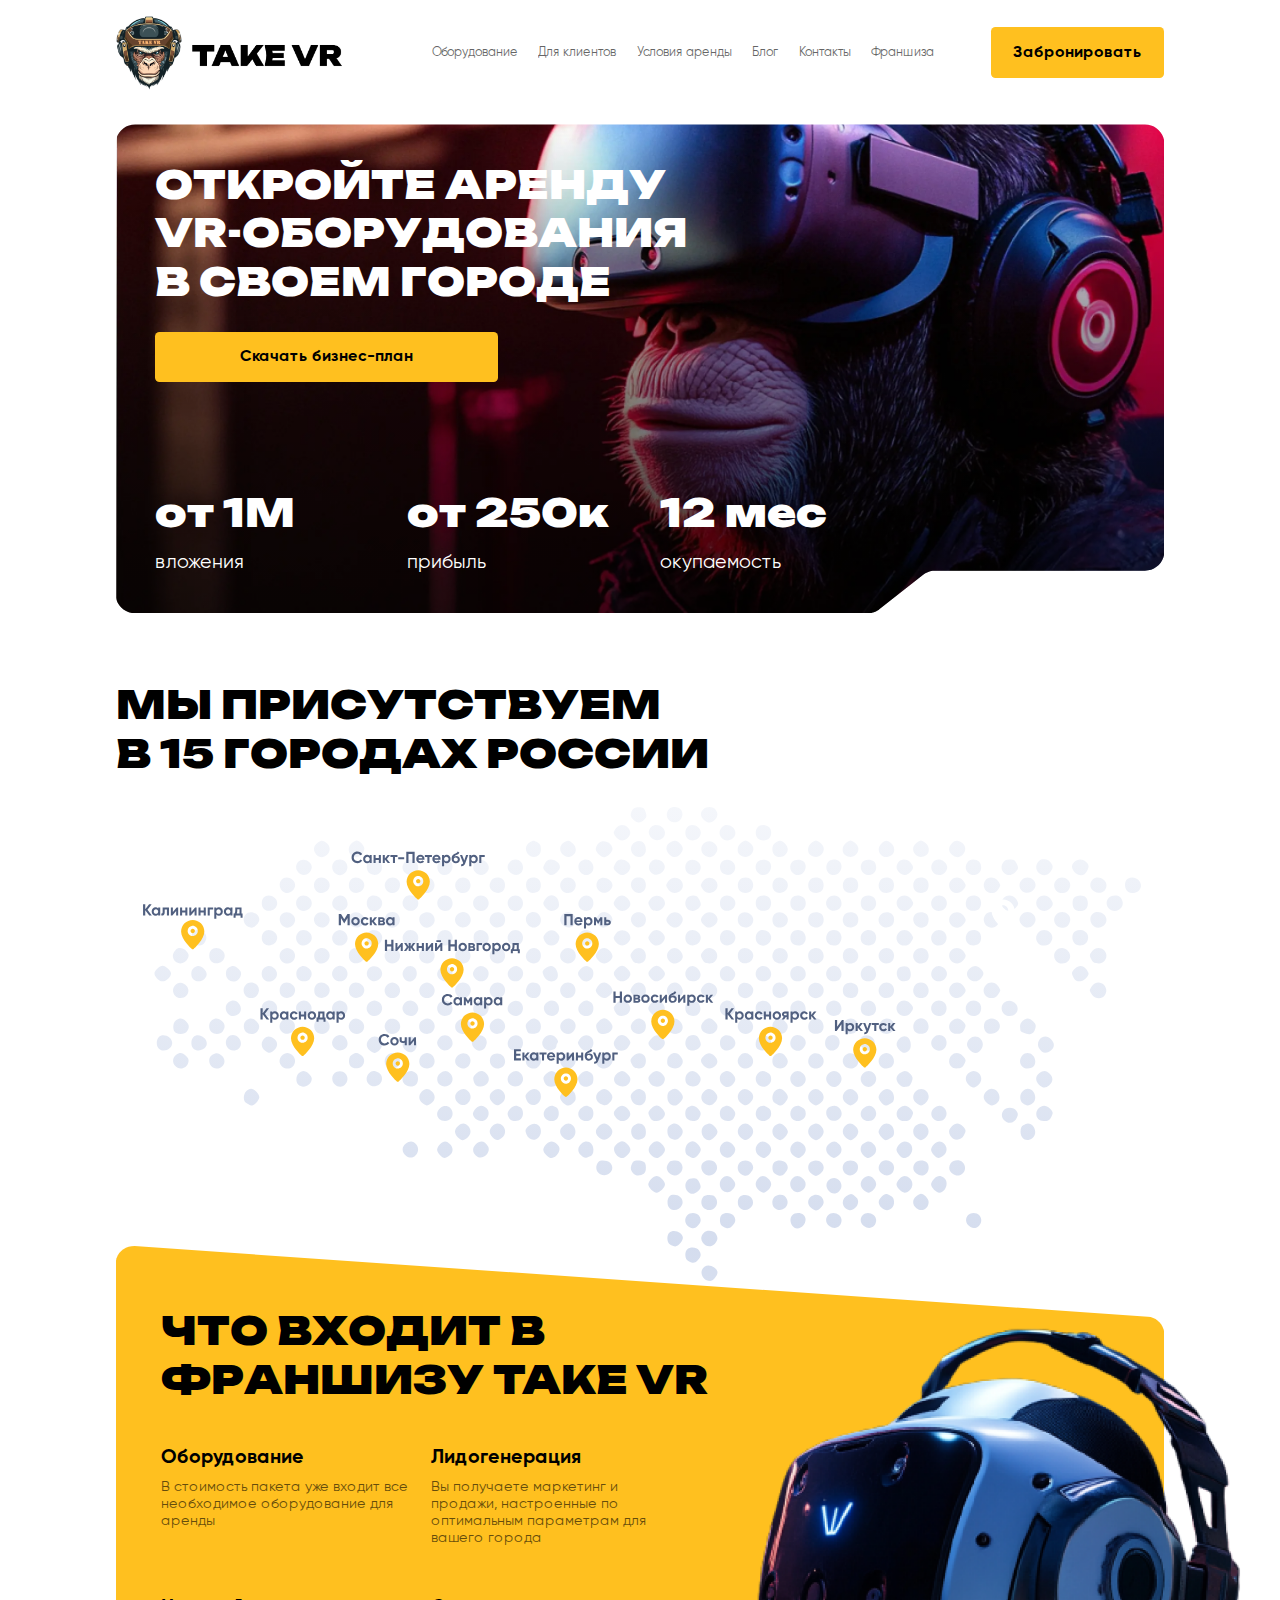
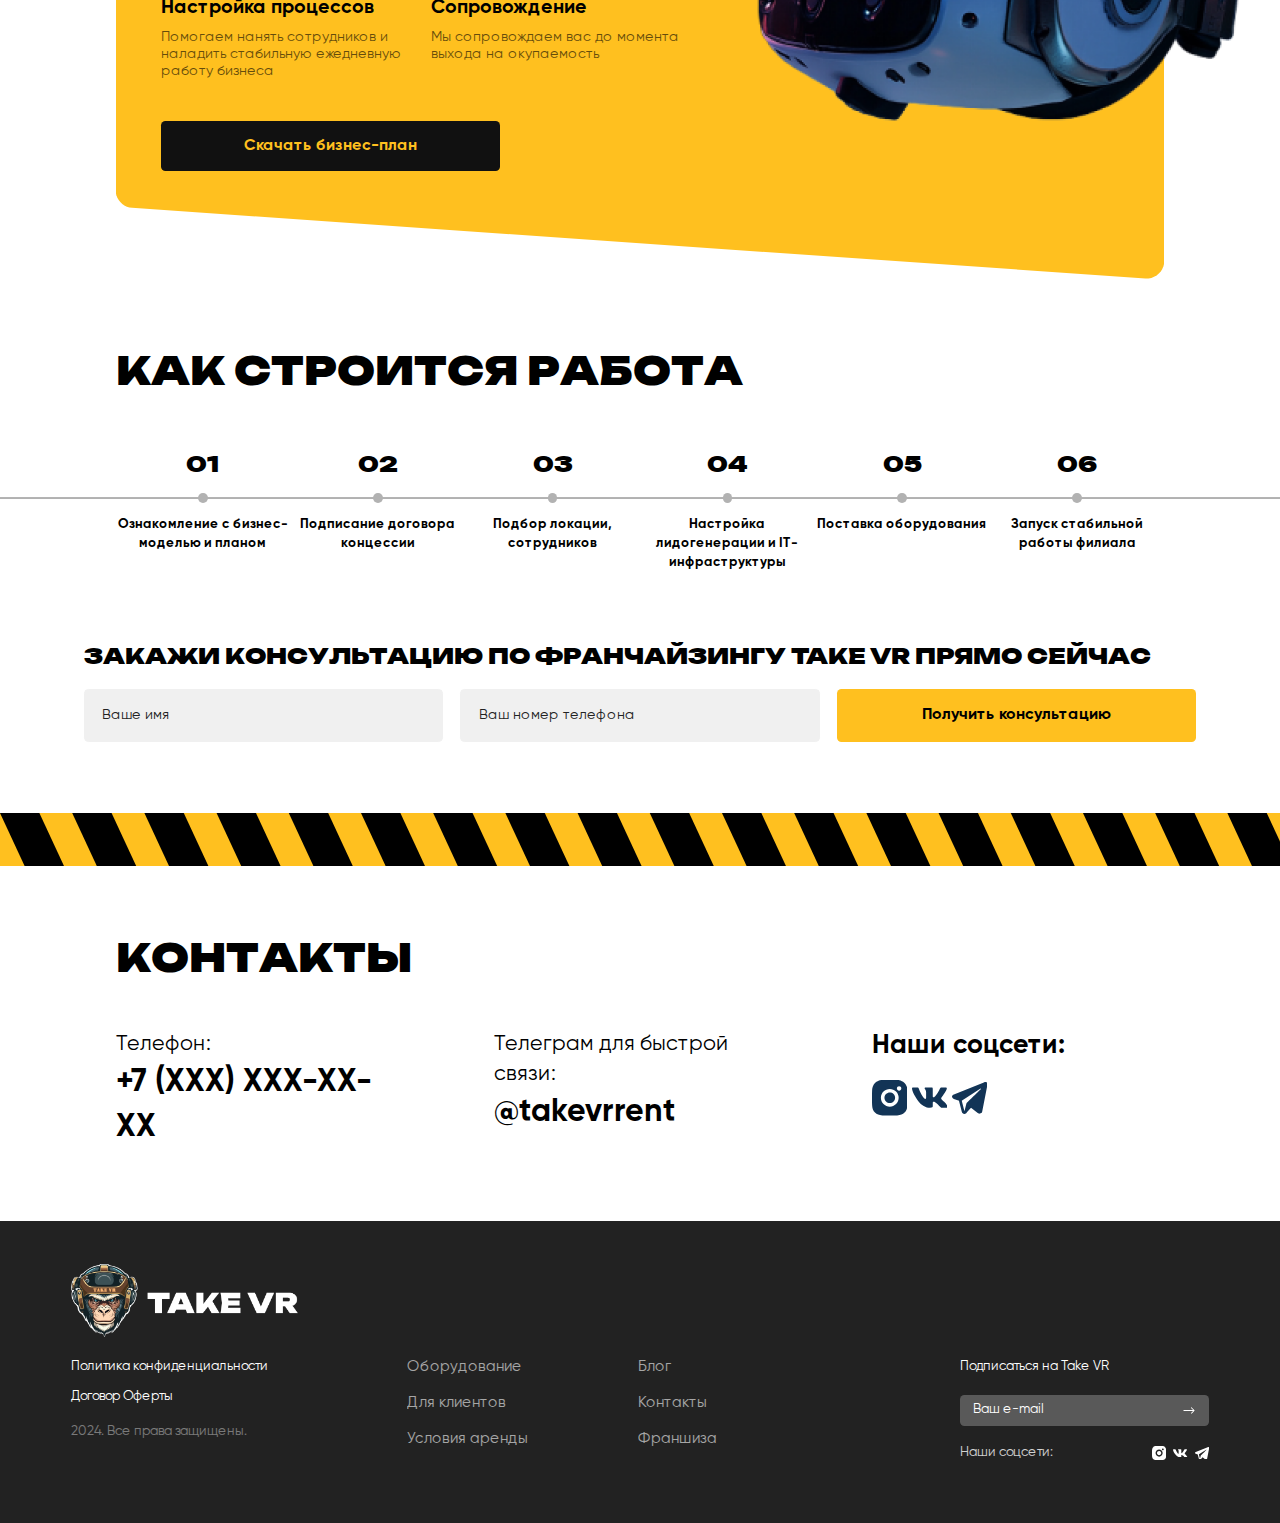
<file: franchise.html>
<!DOCTYPE html>
<html lang="ru">

<head>
    <meta charset="UTF-8">
    <meta name="viewport" content="width=device-width, initial-scale=1.0">
    <meta name="description" content="">
    <meta name="keywords" content="">
    <meta name="color-scheme" content="light only">
    <link rel="stylesheet" href="css/swiper-bundle.min.css">
    <link rel="stylesheet" href="css/fancybox.css">
    <link rel="stylesheet" href="css/style.min.css">
    <link rel="icon" href="img/favicon.svg" type="image/svg+xml">
    <title>Франшиза</title>
</head>

<body class="m-page">
    <div class="wrapper">
        <header class="header">
            <div class="container">
                <div class="header__inner">
                    <a href="" class="header__logo">
                        <img src="img/logo2.png" alt="">
                    </a>

                    <div class="menu">
                        <div class="menu__scroll _flex-between">
                            <nav class="nav">
                                <ul>
                                    <li><a href="">Оборудование</a></li>
                                    <li><a href="">Для клиентов</a></li>
                                    <li><a href="">Условия аренды</a></li>
                                    <li><a href="">Блог</a></li>
                                    <li><a href="">Контакты</a></li>
                                    <li><a href="">Франшиза</a></li>
                                </ul>
                            </nav>

                            <a href="" class="header__btn m-btn m-btn-yellow">
                                <span>Забронировать</span>
                            </a>
                        </div>
                    </div>

                    <button class="burger">
                        <img src="img/burger.svg" alt="" class="_view1">
                        <img src="img/burger2.svg" alt="" class="_view2">
                    </button>
                </div>
            </div>

        </header>
        <main class="content">

            <div class="franchise-main">
                <div class="container">
                    <div class="franchise-main__inner">
                        <div class="franchise-main__top">
                            <div class="franchise-main__img m-backdrop">
                                <img src="img/franchise.webp" alt="" class="_view1">
                                <img src="img/franchise2.webp" alt="" class="_view3">
                            </div>
                            <h1 class="franchise-main__title h2">
                                откройте аренду vr-оборудования в своем городе
                            </h1>
                            <a href="" class="franchise-main__btn m-btn m-btn-yellow">
                                <span>Скачать бизнес-план</span>
                            </a>
                        </div>

                        <div class="franchise-main__bottom">
                            <div class="franchise-main__items">
                                <div class="franchise-main__item">
                                    <div class="h2 h2-tablet">
                                        от 1М
                                    </div>
                                    <div class="text22">
                                        вложения
                                    </div>
                                </div>
                                <div class="franchise-main__item">
                                    <div class="h2 h2-tablet">
                                        от 250к
                                    </div>
                                    <div class="text22">
                                        прибыль
                                    </div>
                                </div>
                                <div class="franchise-main__item">
                                    <div class="h2 h2-tablet">
                                        12 мес
                                    </div>
                                    <div class="text22">
                                        окупаемость
                                    </div>
                                </div>
                            </div>
                        </div>
                    </div>
                </div>
            </div>

            <div class="geography geography2 m-section">
                <div class="container">
                    <div class="h2">
                        мы присутствуем <br> в 15 городах россии
                    </div>
                    <div class="geography__inner">
                        <div class="geography__map">
                            <img src="img/map.svg" alt="" class="_view1">
                        </div>
                    </div>
                </div>
            </div>

            <div class="what m-section">
                <div class="container">
                    <div class="what__inner">
                        <div class="what__top">
                            <div class="h2">
                                что входит в франшизу take vr
                            </div>
                        </div>
                        <div class="what__items">
                            <div class="what-item">
                                <div class="what-item__title text22 bold-text">
                                    Оборудование
                                </div>
                                <div class="what-item__desc text16">
                                    В стоимость пакета уже входит все необходимое оборудование для аренды
                                </div>
                            </div>
                            <div class="what-item">
                                <div class="what-item__title text22 bold-text">
                                    Лидогенерация
                                </div>
                                <div class="what-item__desc text16">
                                    Вы получаете маркетинг и продажи, настроенные по оптимальным параметрам для вашего города
                                </div>
                            </div>
                            <div class="what-item">
                                <div class="what-item__title text22 bold-text">
                                    Настройка процессов
                                </div>
                                <div class="what-item__desc text16">
                                    Помогаем нанять сотрудников и наладить стабильную ежедневную работу бизнеса
                                </div>
                            </div>
                            <div class="what-item">
                                <div class="what-item__title text22 bold-text">
                                    Сопровождение
                                </div>
                                <div class="what-item__desc text16">
                                    Мы сопровождаем вас до момента выхода на окупаемость
                                </div>
                            </div>
                        </div>
                        <div class="what__nav _flex">
                            <button class="what__btn m-btn m-btn-black">
                                <span>Скачать бизнес-план</span>
                            </button>
                        </div>
                        <img src="img/what.png" alt="" class="what__img">
                    </div>
                </div>
            </div>

            <div class="how-work how-work2 m-section">
                <div class="container">
                    <div class="how-work__top">
                        <div class="h2">
                            как строится работа
                        </div>
                    </div>
                    <div class="how-work__steps">
                        <div class="step-item">
                            <div class="step-item__num h4">
                                01
                            </div>
                            <div class="step-item__round"></div>
                            <div class="step-item__text">
                                <div class="step-item__title text15 bold-text">
                                    Ознакомление с бизнес-моделью и планом
                                </div>

                            </div>
                        </div>
                        <div class="step-item">
                            <div class="step-item__num h4">
                                02
                            </div>
                            <div class="step-item__round"></div>
                            <div class="step-item__text">
                                <div class="step-item__title text15 bold-text">
                                    Подписание договора концессии
                                </div>

                            </div>
                        </div>
                        <div class="step-item">
                            <div class="step-item__num h4">
                                03
                            </div>
                            <div class="step-item__round"></div>
                            <div class="step-item__text">
                                <div class="step-item__title text15 bold-text">
                                    Подбор локации, сотрудников
                                </div>

                            </div>
                        </div>
                        <div class="step-item">
                            <div class="step-item__num h4">
                                04
                            </div>
                            <div class="step-item__round"></div>
                            <div class="step-item__text">
                                <div class="step-item__title text15 bold-text">
                                    Настройка лидогенерации и IT-инфраструктуры
                                </div>

                            </div>
                        </div>
                        <div class="step-item">
                            <div class="step-item__num h4">
                                05
                            </div>
                            <div class="step-item__round"></div>
                            <div class="step-item__text">
                                <div class="step-item__title text15 bold-text">
                                    Поставка оборудования
                                </div>

                            </div>
                        </div>
                        <div class="step-item">
                            <div class="step-item__num h4">
                                06
                            </div>
                            <div class="step-item__round"></div>
                            <div class="step-item__text">
                                <div class="step-item__title text15 bold-text">
                                    Запуск стабильной работы филиала
                                </div>

                            </div>
                        </div>
                    </div>
                </div>
            </div>

            <div class="consult m-section">
                <div class="container">
                    <div class="h4">
                        Закажи консультацию по франчайзингу take vr прямо сейчас
                    </div>
                    <form action="" class="consult-form">
                        <div class="fg fg--gray">
                            <input type="text" placeholder="Ваше имя">
                        </div>
                        <div class="fg fg--gray">
                            <input type="text" placeholder="Ваш номер телефона">
                        </div>
                        <button class="consult-form__btn m-btn m-btn-yellow">
                            <span>Получить консультацию</span>
                        </button>
                    </form>
                </div>
            </div>

            <div class="line"></div>

            <div class="contacts m-section">
                <div class="container">
                    <div class="h2">
                        Контакты
                    </div>
                    <div class="contacts__grid">
                        <div class="contacts-item">
                            <div class="contacts-item__title">
                                Телефон:
                            </div>
                            <div class="contacts-item__desc">
                                <a href="tel:+7XXXXXXXXXX">
                                    +7 (XXX) XXX-XX-XX
                                </a>
                            </div>
                        </div>
                        <div class="contacts-item">
                            <div class="contacts-item__title">
                                Телеграм для быстрой связи:
                            </div>
                            <div class="contacts-item__desc">
                                <a href="">@takevrrent</a>
                            </div>
                        </div>
                        <div class="contacts-item _type2">
                            <div class="contacts-item__title2">
                                Наши соцсети:
                            </div>
                            <div class="socials">
                                <a href="" class="socials__item">
                                    <svg xmlns="http://www.w3.org/2000/svg" width="40" height="40" viewBox="0 0 40 40" fill="none">
                                        <path d="M22.056 0C24.3059 0.00599985 25.4479 0.0179996 26.4338 0.0459989L26.8218 0.0599985C27.2698 0.0759981 27.7117 0.0959976 28.2457 0.119997C30.3736 0.219995 31.8255 0.555987 33.0995 1.04997C34.4194 1.55796 35.5313 2.24595 36.6433 3.35592C37.6606 4.35536 38.4476 5.56481 38.9492 6.89983C39.4431 8.1738 39.7791 9.62577 39.8791 11.7557C39.9031 12.2877 39.9231 12.7297 39.9391 13.1797L39.9511 13.5677C39.9811 14.5516 39.9931 15.6936 39.9971 17.9436L39.9991 19.4355V22.0555C40.004 23.5142 39.9887 24.973 39.9531 26.4314L39.9411 26.8194C39.9251 27.2693 39.9051 27.7113 39.8811 28.2433C39.7811 30.3733 39.4411 31.8232 38.9492 33.0992C38.4476 34.4342 37.6606 35.6437 36.6433 36.6431C35.6439 37.6605 34.4345 38.4474 33.0995 38.9491C31.8255 39.443 30.3736 39.779 28.2457 39.879L26.8218 39.939L26.4338 39.951C25.4479 39.979 24.3059 39.993 22.056 39.997L20.5641 39.999H17.9462C16.4868 40.0042 15.0274 39.9888 13.5685 39.953L13.1805 39.941C12.7057 39.9231 12.2311 39.9024 11.7565 39.879C9.62865 39.779 8.17673 39.443 6.90079 38.9491C5.56652 38.4472 4.3578 37.6602 3.35897 36.6431C2.34091 35.6439 1.55328 34.4344 1.05108 33.0992C0.55711 31.8252 0.221126 30.3733 0.121131 28.2433L0.0611345 26.8194L0.0511352 26.4314C0.0142691 24.973 -0.00239847 23.5143 0.00113754 22.0555V17.9436C-0.00439797 16.4848 0.0102695 15.026 0.0451355 13.5677L0.0591347 13.1797C0.0751339 12.7297 0.0951328 12.2877 0.119132 11.7557C0.219127 9.62577 0.55511 8.1758 1.04908 6.89983C1.55245 5.56426 2.34147 4.35477 3.36097 3.35592C4.35922 2.33904 5.56723 1.55211 6.90079 1.04997C8.17673 0.555987 9.62665 0.219995 11.7565 0.119997C12.2885 0.0959976 12.7325 0.0759981 13.1805 0.0599985L13.5685 0.0479987C15.0268 0.0124651 16.4855 -0.00286933 17.9442 0.00199981L22.056 0ZM20.0001 9.99976C17.3481 9.99976 14.8047 11.0533 12.9294 12.9286C11.0541 14.8039 10.0006 17.3474 10.0006 19.9995C10.0006 22.6516 11.0541 25.1951 12.9294 27.0704C14.8047 28.9457 17.3481 29.9993 20.0001 29.9993C22.6522 29.9993 25.1956 28.9457 27.0708 27.0704C28.9461 25.1951 29.9996 22.6516 29.9996 19.9995C29.9996 17.3474 28.9461 14.8039 27.0708 12.9286C25.1956 11.0533 22.6522 9.99976 20.0001 9.99976ZM20.0001 13.9997C20.788 13.9995 21.5682 14.1546 22.2962 14.456C23.0242 14.7574 23.6856 15.1992 24.2428 15.7563C24.8001 16.3133 25.2421 16.9747 25.5437 17.7025C25.8454 18.4304 26.0007 19.2106 26.0008 19.9985C26.001 20.7864 25.8459 21.5667 25.5445 22.2946C25.2431 23.0226 24.8013 23.6841 24.2443 24.2413C23.6872 24.7986 23.0259 25.2406 22.298 25.5423C21.5702 25.8439 20.79 25.9992 20.0021 25.9994C18.4109 25.9994 16.8849 25.3672 15.7597 24.2421C14.6345 23.1169 14.0024 21.5908 14.0024 19.9995C14.0024 18.4083 14.6345 16.8822 15.7597 15.757C16.8849 14.6318 18.4109 13.9997 20.0021 13.9997M30.5016 6.99983C29.8386 6.99983 29.2027 7.26322 28.7339 7.73205C28.2651 8.20088 28.0017 8.83675 28.0017 9.49977C28.0017 10.1628 28.2651 10.7987 28.7339 11.2675C29.2027 11.7363 29.8386 11.9997 30.5016 11.9997C31.1646 11.9997 31.8005 11.7363 32.2693 11.2675C32.7381 10.7987 33.0015 10.1628 33.0015 9.49977C33.0015 8.83675 32.7381 8.20088 32.2693 7.73205C31.8005 7.26322 31.1646 6.99983 30.5016 6.99983Z" fill="#123456" />
                                    </svg>
                                </a>
                                <a href="" class="socials__item">
                                    <svg xmlns="http://www.w3.org/2000/svg" width="40" height="24" viewBox="0 0 40 24" fill="none">
                                        <path fill-rule="evenodd" clip-rule="evenodd" d="M39.0825 2.11904C39.3592 1.22762 39.0825 0.571289 37.7575 0.571289H33.3826C32.2693 0.571289 31.756 1.13782 31.4777 1.76313C31.4777 1.76313 29.2527 6.98108 26.1011 10.3705C25.0811 11.3533 24.6178 11.6652 24.0612 11.6652C23.7828 11.6652 23.3645 11.3533 23.3645 10.4603V2.11904C23.3645 1.04802 23.0578 0.571289 22.1312 0.571289H15.2513C14.5564 0.571289 14.138 1.06762 14.138 1.53945C14.138 2.55333 15.7147 2.78843 15.8763 5.64231V11.8431C15.8763 13.2031 15.6213 13.4497 15.0647 13.4497C13.5814 13.4497 9.97312 8.20721 7.8315 2.20884C7.41651 1.04149 6.99652 0.571289 5.87821 0.571289H1.49997C0.249995 0.571289 0 1.13782 0 1.76313C0 2.8766 1.4833 8.40802 6.90819 15.7239C10.5248 20.7199 15.6163 23.4284 20.2546 23.4284C23.0362 23.4284 23.3795 22.8276 23.3795 21.7909V18.0146C23.3795 16.8113 23.6428 16.5713 24.5245 16.5713C25.1745 16.5713 26.2861 16.8848 28.8827 19.2929C31.8493 22.1484 32.3377 23.4284 34.0076 23.4284H38.3825C39.6325 23.4284 40.2592 22.8276 39.8992 21.639C39.5025 20.457 38.0859 18.7411 36.2076 16.7052C35.1876 15.546 33.6576 14.297 33.1926 13.6717C32.5443 12.8701 32.7293 12.5125 33.1926 11.799C33.1926 11.799 38.5259 4.57292 39.0808 2.11904" fill="#123456" />
                                    </svg>
                                </a>
                                <a href="" class="socials__item">
                                    <svg xmlns="http://www.w3.org/2000/svg" width="40" height="36" viewBox="0 0 40 36" fill="none">
                                        <path fill-rule="evenodd" clip-rule="evenodd" d="M33.9182 33.5797V33.5756L33.9545 33.4871L40 2.38348V2.28474C40 1.5092 39.7178 0.832409 39.109 0.427156C38.5748 0.0712743 37.96 0.0465891 37.5286 0.079503C37.1271 0.116886 36.7309 0.199679 36.3473 0.326357C36.1836 0.379657 36.0221 0.440055 35.8635 0.507384L35.8373 0.517669L2.13225 14.0103L2.12217 14.0144C2.01891 14.048 1.91847 14.0899 1.82181 14.1399C1.58224 14.2501 1.35228 14.3808 1.13441 14.5308C0.701001 14.8352 -0.123482 15.5511 0.0156113 16.6866C0.130515 17.6288 0.765508 18.2254 1.19488 18.536C1.44776 18.7182 1.72035 18.87 2.00727 18.9886L2.07178 19.0174L2.09194 19.0235L2.10605 19.0297L8.00443 21.056C7.98292 21.4345 8.02122 21.815 8.11933 22.1977L11.0725 33.6332C11.2339 34.2565 11.5825 34.8127 12.0694 35.2235C12.5564 35.6343 13.1572 35.8791 13.7874 35.9236C14.4177 35.968 15.0458 35.8099 15.5835 35.4715C16.1213 35.133 16.5416 34.6311 16.7855 34.0364L21.3977 29.0047L29.318 35.2007L29.4309 35.2501C30.1506 35.571 30.8218 35.6718 31.4367 35.5875C32.0515 35.5011 32.5393 35.2378 32.9062 34.9395C33.3307 34.5885 33.6689 34.1412 33.894 33.6332L33.9101 33.5982L33.9162 33.5859L33.9182 33.5797ZM11.0423 21.4118C11.0096 21.285 11.0174 21.1507 11.0645 21.0287C11.1116 20.9066 11.1956 20.803 11.3044 20.733L31.3036 7.77313C31.3036 7.77313 32.4809 7.04286 32.4385 7.77313C32.4385 7.77313 32.6482 7.90068 32.0172 8.4993C31.4205 9.06912 17.7632 22.5247 16.3803 23.8866C16.3052 23.9642 16.2517 24.0607 16.2251 24.1663L13.9955 32.8474L11.0423 21.4118Z" fill="#123456" />
                                    </svg>
                                </a>
                            </div>

                        </div>
                    </div>
                </div>
            </div>

        </main>
        <footer class="footer">
            <div class="container">
                <a href="" class="footer__logo">
                    <img src="img/logo.png" alt="">
                </a>
                <div class="footer__inner">
                    <div class="footer__col">
                        <div class="footer__links">
                            <ul>
                                <li><a href="">Политика конфиденциальности</a></li>
                                <li><a href="">Договор Оферты</a></li>
                            </ul>
                        </div>
                        <div class="footer__c text15">
                            2024. Все права защищены.
                        </div>
                    </div>
                    <div class="footer__col2">
                        <div class="footer-nav">
                            <ul>
                                <li><a href="">Оборудование</a></li>
                                <li><a href="">Блог</a></li>
                                <li><a href="">Для клиентов</a></li>
                                <li><a href="">Контакты</a></li>
                                <li><a href="">Условия аренды</a></li>
                                <li><a href="">Франшиза</a></li>
                            </ul>
                        </div>
                    </div>
                    <div class="footer__col3">
                        <div class="text15">
                            Подписаться на Take VR
                        </div>
                        <form action="" class="footer-subscribe">
                            <div class="footer-subscribe__field">
                                <input type="text" placeholder="Ваш e-mail">
                            </div>
                            <button class="footer-subscribe__btn">
                                <svg xmlns="http://www.w3.org/2000/svg" width="14" height="8" viewBox="0 0 14 8" fill="none">
                                    <path d="M12.9226 4.59379C13.1179 4.39853 13.1179 4.08194 12.9226 3.88668L9.74066 0.704701C9.5454 0.509439 9.22882 0.509439 9.03356 0.704701C8.8383 0.899963 8.8383 1.21655 9.03356 1.41181L11.862 4.24024L9.03356 7.06866C8.8383 7.26392 8.8383 7.58051 9.03356 7.77577C9.22882 7.97103 9.5454 7.97103 9.74066 7.77577L12.9226 4.59379ZM0.569092 4.74023L12.5691 4.74024L12.5691 3.74024L0.569092 3.74023L0.569092 4.74023Z" fill="white" />
                                </svg>
                            </button>
                        </form>
                        <div class="footer-socials _flex-between">
                            <div class="footer-socials__title text15">
                                Наши соцсети:
                            </div>
                            <div class="socials">
                                <a href="" class="socials__item">
                                    <svg xmlns="http://www.w3.org/2000/svg" width="40" height="40" viewBox="0 0 40 40" fill="none">
                                        <path d="M22.056 0C24.3059 0.00599985 25.4479 0.0179996 26.4338 0.0459989L26.8218 0.0599985C27.2698 0.0759981 27.7117 0.0959976 28.2457 0.119997C30.3736 0.219995 31.8255 0.555987 33.0995 1.04997C34.4194 1.55796 35.5313 2.24595 36.6433 3.35592C37.6606 4.35536 38.4476 5.56481 38.9492 6.89983C39.4431 8.1738 39.7791 9.62577 39.8791 11.7557C39.9031 12.2877 39.9231 12.7297 39.9391 13.1797L39.9511 13.5677C39.9811 14.5516 39.9931 15.6936 39.9971 17.9436L39.9991 19.4355V22.0555C40.004 23.5142 39.9887 24.973 39.9531 26.4314L39.9411 26.8194C39.9251 27.2693 39.9051 27.7113 39.8811 28.2433C39.7811 30.3733 39.4411 31.8232 38.9492 33.0992C38.4476 34.4342 37.6606 35.6437 36.6433 36.6431C35.6439 37.6605 34.4345 38.4474 33.0995 38.9491C31.8255 39.443 30.3736 39.779 28.2457 39.879L26.8218 39.939L26.4338 39.951C25.4479 39.979 24.3059 39.993 22.056 39.997L20.5641 39.999H17.9462C16.4868 40.0042 15.0274 39.9888 13.5685 39.953L13.1805 39.941C12.7057 39.9231 12.2311 39.9024 11.7565 39.879C9.62865 39.779 8.17673 39.443 6.90079 38.9491C5.56652 38.4472 4.3578 37.6602 3.35897 36.6431C2.34091 35.6439 1.55328 34.4344 1.05108 33.0992C0.55711 31.8252 0.221126 30.3733 0.121131 28.2433L0.0611345 26.8194L0.0511352 26.4314C0.0142691 24.973 -0.00239847 23.5143 0.00113754 22.0555V17.9436C-0.00439797 16.4848 0.0102695 15.026 0.0451355 13.5677L0.0591347 13.1797C0.0751339 12.7297 0.0951328 12.2877 0.119132 11.7557C0.219127 9.62577 0.55511 8.1758 1.04908 6.89983C1.55245 5.56426 2.34147 4.35477 3.36097 3.35592C4.35922 2.33904 5.56723 1.55211 6.90079 1.04997C8.17673 0.555987 9.62665 0.219995 11.7565 0.119997C12.2885 0.0959976 12.7325 0.0759981 13.1805 0.0599985L13.5685 0.0479987C15.0268 0.0124651 16.4855 -0.00286933 17.9442 0.00199981L22.056 0ZM20.0001 9.99976C17.3481 9.99976 14.8047 11.0533 12.9294 12.9286C11.0541 14.8039 10.0006 17.3474 10.0006 19.9995C10.0006 22.6516 11.0541 25.1951 12.9294 27.0704C14.8047 28.9457 17.3481 29.9993 20.0001 29.9993C22.6522 29.9993 25.1956 28.9457 27.0708 27.0704C28.9461 25.1951 29.9996 22.6516 29.9996 19.9995C29.9996 17.3474 28.9461 14.8039 27.0708 12.9286C25.1956 11.0533 22.6522 9.99976 20.0001 9.99976ZM20.0001 13.9997C20.788 13.9995 21.5682 14.1546 22.2962 14.456C23.0242 14.7574 23.6856 15.1992 24.2428 15.7563C24.8001 16.3133 25.2421 16.9747 25.5437 17.7025C25.8454 18.4304 26.0007 19.2106 26.0008 19.9985C26.001 20.7864 25.8459 21.5667 25.5445 22.2946C25.2431 23.0226 24.8013 23.6841 24.2443 24.2413C23.6872 24.7986 23.0259 25.2406 22.298 25.5423C21.5702 25.8439 20.79 25.9992 20.0021 25.9994C18.4109 25.9994 16.8849 25.3672 15.7597 24.2421C14.6345 23.1169 14.0024 21.5908 14.0024 19.9995C14.0024 18.4083 14.6345 16.8822 15.7597 15.757C16.8849 14.6318 18.4109 13.9997 20.0021 13.9997M30.5016 6.99983C29.8386 6.99983 29.2027 7.26322 28.7339 7.73205C28.2651 8.20088 28.0017 8.83675 28.0017 9.49977C28.0017 10.1628 28.2651 10.7987 28.7339 11.2675C29.2027 11.7363 29.8386 11.9997 30.5016 11.9997C31.1646 11.9997 31.8005 11.7363 32.2693 11.2675C32.7381 10.7987 33.0015 10.1628 33.0015 9.49977C33.0015 8.83675 32.7381 8.20088 32.2693 7.73205C31.8005 7.26322 31.1646 6.99983 30.5016 6.99983Z" fill="#123456" />
                                    </svg>
                                </a>
                                <a href="" class="socials__item">
                                    <svg xmlns="http://www.w3.org/2000/svg" width="40" height="24" viewBox="0 0 40 24" fill="none">
                                        <path fill-rule="evenodd" clip-rule="evenodd" d="M39.0825 2.11904C39.3592 1.22762 39.0825 0.571289 37.7575 0.571289H33.3826C32.2693 0.571289 31.756 1.13782 31.4777 1.76313C31.4777 1.76313 29.2527 6.98108 26.1011 10.3705C25.0811 11.3533 24.6178 11.6652 24.0612 11.6652C23.7828 11.6652 23.3645 11.3533 23.3645 10.4603V2.11904C23.3645 1.04802 23.0578 0.571289 22.1312 0.571289H15.2513C14.5564 0.571289 14.138 1.06762 14.138 1.53945C14.138 2.55333 15.7147 2.78843 15.8763 5.64231V11.8431C15.8763 13.2031 15.6213 13.4497 15.0647 13.4497C13.5814 13.4497 9.97312 8.20721 7.8315 2.20884C7.41651 1.04149 6.99652 0.571289 5.87821 0.571289H1.49997C0.249995 0.571289 0 1.13782 0 1.76313C0 2.8766 1.4833 8.40802 6.90819 15.7239C10.5248 20.7199 15.6163 23.4284 20.2546 23.4284C23.0362 23.4284 23.3795 22.8276 23.3795 21.7909V18.0146C23.3795 16.8113 23.6428 16.5713 24.5245 16.5713C25.1745 16.5713 26.2861 16.8848 28.8827 19.2929C31.8493 22.1484 32.3377 23.4284 34.0076 23.4284H38.3825C39.6325 23.4284 40.2592 22.8276 39.8992 21.639C39.5025 20.457 38.0859 18.7411 36.2076 16.7052C35.1876 15.546 33.6576 14.297 33.1926 13.6717C32.5443 12.8701 32.7293 12.5125 33.1926 11.799C33.1926 11.799 38.5259 4.57292 39.0808 2.11904" fill="#123456" />
                                    </svg>
                                </a>
                                <a href="" class="socials__item">
                                    <svg xmlns="http://www.w3.org/2000/svg" width="40" height="36" viewBox="0 0 40 36" fill="none">
                                        <path fill-rule="evenodd" clip-rule="evenodd" d="M33.9182 33.5797V33.5756L33.9545 33.4871L40 2.38348V2.28474C40 1.5092 39.7178 0.832409 39.109 0.427156C38.5748 0.0712743 37.96 0.0465891 37.5286 0.079503C37.1271 0.116886 36.7309 0.199679 36.3473 0.326357C36.1836 0.379657 36.0221 0.440055 35.8635 0.507384L35.8373 0.517669L2.13225 14.0103L2.12217 14.0144C2.01891 14.048 1.91847 14.0899 1.82181 14.1399C1.58224 14.2501 1.35228 14.3808 1.13441 14.5308C0.701001 14.8352 -0.123482 15.5511 0.0156113 16.6866C0.130515 17.6288 0.765508 18.2254 1.19488 18.536C1.44776 18.7182 1.72035 18.87 2.00727 18.9886L2.07178 19.0174L2.09194 19.0235L2.10605 19.0297L8.00443 21.056C7.98292 21.4345 8.02122 21.815 8.11933 22.1977L11.0725 33.6332C11.2339 34.2565 11.5825 34.8127 12.0694 35.2235C12.5564 35.6343 13.1572 35.8791 13.7874 35.9236C14.4177 35.968 15.0458 35.8099 15.5835 35.4715C16.1213 35.133 16.5416 34.6311 16.7855 34.0364L21.3977 29.0047L29.318 35.2007L29.4309 35.2501C30.1506 35.571 30.8218 35.6718 31.4367 35.5875C32.0515 35.5011 32.5393 35.2378 32.9062 34.9395C33.3307 34.5885 33.6689 34.1412 33.894 33.6332L33.9101 33.5982L33.9162 33.5859L33.9182 33.5797ZM11.0423 21.4118C11.0096 21.285 11.0174 21.1507 11.0645 21.0287C11.1116 20.9066 11.1956 20.803 11.3044 20.733L31.3036 7.77313C31.3036 7.77313 32.4809 7.04286 32.4385 7.77313C32.4385 7.77313 32.6482 7.90068 32.0172 8.4993C31.4205 9.06912 17.7632 22.5247 16.3803 23.8866C16.3052 23.9642 16.2517 24.0607 16.2251 24.1663L13.9955 32.8474L11.0423 21.4118Z" fill="#123456" />
                                    </svg>
                                </a>
                            </div>

                        </div>
                    </div>
                </div>
            </div>

        </footer>
    </div>

    <script src="js/jquery.min.js"></script>
    <script src="js/jquery.maskedinput.min.js"></script>
    <script src="js/swiper-bundle.min.js"></script>
    <script src="js/fancybox.umd.js"></script>
    <script src="js/main.min.js"></script>

</body>

</html>
</file>
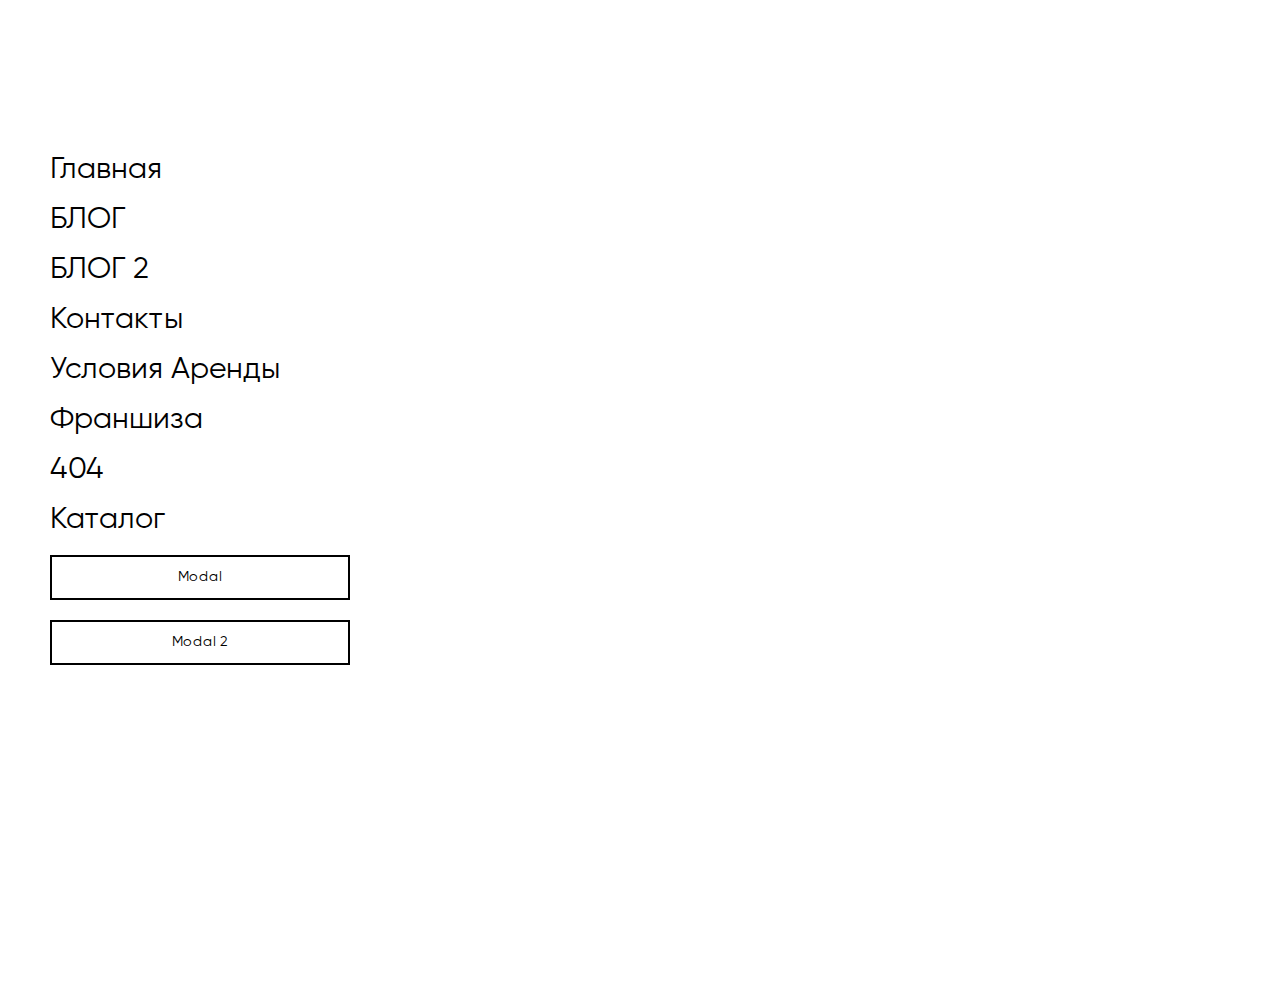
<file: nav.html>
<!DOCTYPE html>
<html lang="ru">

<head>
    <meta charset="UTF-8">
    <meta name="viewport" content="width=device-width, initial-scale=1.0">
    <meta name="description" content="">
    <meta name="keywords" content="">
    <meta name="color-scheme" content="light only">
    <link rel="stylesheet" href="css/swiper-bundle.min.css">
    <link rel="stylesheet" href="css/fancybox.css">
    <link rel="stylesheet" href="css/style.min.css">
    <link rel="icon" href="img/favicon.svg" type="image/svg+xml">
    <title>Главная</title>
</head>


<style>
    .wrapper a {
        font-size: 30px;
        text-transform: capitalize;
    }

    .wrapper button {
        margin-bottom: 25px;
        width: 300px;
        height: 45px;
    }
</style>

<body class="m-page">

    <div class="wrapper" style="padding: 50px;">
        <a href="index.html" style="display: block; margin-bottom: 20px;">
            Главная
        </a>
        <a href="blog.html" style="display: block; margin-bottom: 20px;">
            БЛОГ
        </a>
        <a href="blog-item.html" style="display: block; margin-bottom: 20px;">
            БЛОГ 2
        </a>
        <a href="contacts.html" style="display: block; margin-bottom: 20px;">
            Контакты
        </a>
        <a href="condition.html" style="display: block; margin-bottom: 20px;">
            Условия аренды
        </a>
        <a href="franchise.html" style="display: block; margin-bottom: 20px;">
            Франшиза
        </a>
        <a href="404.html" style="display: block; margin-bottom: 20px;">
            404
        </a>
        <a href="catalog.html" style="display: block; margin-bottom: 20px;">
            Каталог
        </a>




        <button data-modal="Modal" style="border: 2px solid #000;margin-bottom: 20px;">
            Modal
        </button>
        <button data-modal="Modal2" style="border: 2px solid #000;margin-bottom: 20px;">
            Modal 2
        </button>

    </div>







    <div class="modal" id="Modal">
        <div class="modal__bg modal-bg _close-modal"></div>
        <div class="modal__dialog">
            <button class="close-btn _close-modal">
                <img src="img/burger2.svg" alt="">
            </button>
            <div class="modal__title">
                Взять в аренду htc vive
            </div>
            <div class="modal__desc">
                Оставьте ваши данные, и мы напишем вам в Whatsapp
            </div>
            <form action="" class="modal-form">
                <div class="fg fg--gray">
                    <input type="text" placeholder="Ваше имя">
                </div>
                <div class="fg fg--gray">
                    <input type="tel" placeholder="Ваш телефон">
                </div>
                <button class="modal-form__btn m-btn m-btn-yellow">
                    <span>Забронировать сейчас</span>
                </button>
            </form>
        </div>
    </div>

    <div class="modal" id="Modal2">
        <div class="modal__bg modal-bg _close-modal"></div>
        <div class="modal__dialog">
            <button class="close-btn _close-modal">
                <img src="img/burger2.svg" alt="">
            </button>
            <div class="modal__title">
                Взять в аренду htc vive
            </div>
            <div class="modal__desc">
                Оставьте ваши данные, и мы напишем вам в Whatsapp
            </div>
            <form action="" class="modal-form">
                <div class="fg fg--gray _error">
                    <input type="text" placeholder="Ваше имя">
                </div>
                <div class="fg fg--gray _success">
                    <input type="tel" placeholder="Ваш телефон">
                </div>
                <button class="modal-form__btn m-btn m-btn-yellow">
                    <span>Забронировать сейчас</span>
                </button>
            </form>
        </div>
    </div>

    <!--  -->
    <script src="js/jquery.min.js"></script>
    <script src="js/jquery.maskedinput.min.js"></script>
    <script src="js/swiper-bundle.min.js"></script>
    <script src="js/fancybox.umd.js"></script>
    <script src="js/main.min.js"></script>

</body>

</html>
</file>
<file: css/style.min.css>
@font-face{font-family:Gilroy;src:url(../fonts/Gilroy-Light.ttf) format("ttf"),url(../fonts/Gilroy-Light.eot) format("eot"),url(../fonts/Gilroy-Light.woff) format("woff"),url(../fonts/Gilroy-Light.woff2) format("woff2");font-weight:300;font-style:normal;font-display:swap}@font-face{font-family:Gilroy;src:url(../fonts/Gilroy-Regular.ttf) format("ttf"),url(../fonts/Gilroy-Regular.eot) format("eot"),url(../fonts/Gilroy-Regular.woff) format("woff"),url(../fonts/Gilroy-Regular.woff2) format("woff2");font-weight:400;font-style:normal;font-display:swap}@font-face{font-family:Gilroy;src:url(../fonts/Gilroy-Bold.ttf) format("ttf"),url(../fonts/Gilroy-Bold.eot) format("eot"),url(../fonts/Gilroy-Bold.woff) format("woff"),url(../fonts/Gilroy-Bold.woff2) format("woff2");font-weight:700;font-style:normal;font-display:swap}@font-face{font-family:Unbounded;src:url(../fonts/Unbounded-Bold.ttf) format("ttf"),url(../fonts/Unbounded-Bold.eot) format("eot"),url(../fonts/Unbounded-Bold.woff) format("woff"),url(../fonts/Unbounded-Bold.woff2) format("woff2");font-weight:700;font-style:normal;font-display:swap}@font-face{font-family:Unbounded;src:url(../fonts/Unbounded-Black.ttf) format("ttf"),url(../fonts/Unbounded-Black.eot) format("eot"),url(../fonts/Unbounded-Black.woff) format("woff"),url(../fonts/Unbounded-Black.woff2) format("woff2");font-weight:900;font-style:normal;font-display:swap}*,::after,::before{margin:0;padding:0;-webkit-box-sizing:border-box;box-sizing:border-box;-webkit-font-smoothing:antialiased!important;-webkit-tap-highlight-color:transparent;outline:0!important}h1,h2,h3,h4,h5,h6{font-weight:400}a,body,div,form,h1,h2,h3,h4,h5,li,p,ul{margin:0;padding:0;border:0;text-decoration:none;line-height:1}button,input,textarea{outline:0!important;-webkit-transition:.125s;-o-transition:.125s;transition:.125s;font-family:inherit}input:active,input[type=checkbox]:focus,input[type=file]:focus,input[type=radio]:focus,input[type=text]:focus{outline:0!important}::-webkit-input-placeholder{color:#222}::-moz-placeholder{color:#222}:-moz-placeholder{color:#222}:-ms-input-placeholder{color:#222}input::-webkit-inner-spin-button,input::-webkit-outer-spin-button{-webkit-appearance:none;margin:0}input[type=number]{-moz-appearance:textfield}html{height:100%;scroll-behavior:smooth;width:100%}svg{-ms-flex-negative:0;flex-shrink:0;height:auto}circle,path,rect,svg{-webkit-transition:.3s;-o-transition:.3s;transition:.3s}a{color:inherit;text-decoration:none;-webkit-transition:.3s;-o-transition:.3s;transition:.3s}a:focus,a:hover{text-decoration:none}li,ul{margin:0;padding:0;list-style:none}i{line-height:100%}fieldset{min-width:0;padding:0;margin:0;border:0}button{cursor:pointer;border:none;outline:0;-webkit-box-sizing:border-box;box-sizing:border-box;-webkit-transition:.3s;-o-transition:.3s;transition:.3s;background-color:inherit;font-size:1em}.swiper-button-next,.swiper-button-prev{z-index:2}.swiper-button-next::after,.swiper-button-prev::after{display:none}img{-webkit-user-select:none;-moz-user-select:none;-o-user-select:none;-ms-user-select:none;user-select:none;-ms-flex-negative:0;flex-shrink:0}html.fixed-body{overflow-y:hidden}.wrapper{min-height:100vh;display:-webkit-box;display:-ms-flexbox;display:flex;-webkit-box-orient:vertical;-webkit-box-direction:normal;-ms-flex-direction:column;flex-direction:column;-ms-flex-negative:0;flex-shrink:0;overflow:hidden}.content{-webkit-box-flex:1;-ms-flex-positive:1;flex-grow:1;display:-webkit-box;display:-ms-flexbox;display:flex;-webkit-box-orient:vertical;-webkit-box-direction:normal;-ms-flex-direction:column;flex-direction:column;width:100%}.m-page{width:calc(100vw - (100vw - 100%));overflow-x:hidden;font-family:Gilroy,sans-serif;font-weight:400;color:#000;font-size:calc(1440px * (16 / 1440));padding-top:7.375em}@media screen and (max-width:1440px){.m-page{font-size:calc(100vw * (16 / 1440))}}.m-page.fixed-body,.m-page.fixed-body2{overflow-y:hidden;padding-right:var(--scrollWidth)}.container{max-width:1440px;width:100%;margin:0 auto;padding:0 8.125em}a:hover{color:#ffc01f}@media screen and (max-width:992px){.m-page{font-size:calc(100vw * (16 / 768));padding-top:5em}.container{padding:0 1.5em}}@media screen and (max-width:576px){.m-page{font-size:calc(100vw * (16 / 430))}}.font2{font-family:Unbounded,sans-serif}.text-center{text-align:center}.caps-text{text-transform:uppercase}.underline-text{text-decoration:underline}.h1,.h2,.h3,.h4,.h5,.text h1,.text h2,.text h3,.text h4,.text h5{line-height:125%;font-weight:900;font-family:Unbounded,sans-serif;text-transform:uppercase}.h1,.text h1{font-size:3.125em}.h2,.text h2{font-size:2.75em}.h3,.text h3{font-size:1.875em}.h4,.text h4{font-size:1.5625em}.h5,.text h5{font-size:1.25em}.text24{font-size:1.5em;line-height:120%}.text22{font-size:1.375em;line-height:118%}.text20{font-size:1.25em;line-height:140%}.text19{font-size:1.1875em;line-height:120%}.text18{font-size:1.125em;line-height:120%}.text17{font-size:1.0625em;line-height:120%}.text16{font-size:1em;line-height:120%}.text15{font-size:.9375em;line-height:140%}.text14{font-size:.875em;line-height:120%}.text13{font-size:.8125em;line-height:120%}.text12{font-size:.75em;line-height:120%}.text11{font-size:.6875em;line-height:120%}.text10{font-size:.625em;line-height:120%}.extra-bold-text{font-weight:800}.bold-text{font-weight:700}.semi-bold-text{font-weight:600}.medium-text{font-weight:500}.regular-text{font-weight:400}.light-text{font-weight:300}@media screen and (max-width:992px){.h1,.h2,.text h1,.text h2{font-size:1.5625em}.text h3{font-size:1.25em}.h2-tablet{font-size:2.75em}.text20-tablet{font-size:1.25em}.text19-tablet{font-size:1.1875em}.text18-tablet{font-size:1.125em}.text17-tablet{font-size:1.0625em}.text16-tablet{font-size:1em}.text15-tablet{font-size:.9375em}.text14-tablet{font-size:.875em}.text13-tablet{font-size:.8125em}.text12-tablet{font-size:.75em}.text11-tablet{font-size:.6875em}.text10-tablet{font-size:.625em}}.m-btn{display:-webkit-box;display:-ms-flexbox;display:flex;-webkit-box-align:center;-ms-flex-align:center;align-items:center;-webkit-box-pack:center;-ms-flex-pack:center;justify-content:center;-webkit-transition:.225s ease-out;-o-transition:.225s ease-out;transition:.225s ease-out;padding:0 1.5625em;height:3.5625em;border-radius:.3125em;font-weight:700}.m-btn:focus{-webkit-box-shadow:none;box-shadow:none}.m-btn span{font-size:1.125em}.m-btn-yellow{color:#000;background-color:#ffc01f}.m-btn-yellow:hover{color:#000;background-color:#eba900}.m-btn-black{color:#ffc01f;background-color:#111}.m-btn-black:hover{color:#ffc01f;background-color:#2b2b2b}.m-btn-white{color:#000;background-color:#fff;opacity:.6;-webkit-box-shadow:0 8px 44px 0 rgba(17,17,17,.15);box-shadow:0 8px 44px 0 rgba(17,17,17,.15)}.m-btn-white:hover{color:#000;opacity:1}.fg{position:relative;margin:0}.fg label{display:block;font-size:.9375em;line-height:140%;margin-bottom:.375em}.fg label span{color:#ffc01f}.fg input,.fg textarea{border-radius:.3125em;border:1px solid #fff;padding:0 1.25em;height:3.6875em;width:100%;font-size:1em;background-color:#fff;color:#000}.fg input:focus,.fg textarea:focus{border-color:#ffc01f}.fg textarea{padding-top:1.25em;padding-bottom:1.25em;height:9.75em;resize:none}.fg--gray input,.fg--gray textarea{background-color:#f0f0f0;border-color:#f0f0f0}.fg__field{position:relative}.fg._error input,.fg._error textarea{border-color:#fec1c1;background-color:#fec1c1;color:#c22f2f}.fg._error input::-webkit-input-placeholder,.fg._error textarea::-webkit-input-placeholder{color:#c22f2f!important}.fg._error input::-moz-placeholder,.fg._error textarea::-moz-placeholder{color:#c22f2f!important}.fg._error input:-ms-input-placeholder,.fg._error textarea:-ms-input-placeholder{color:#c22f2f!important}.fg._error input::-ms-input-placeholder,.fg._error textarea::-ms-input-placeholder{color:#c22f2f!important}.fg._error input::placeholder,.fg._error textarea::placeholder{color:#c22f2f!important}.fg._error .fg__error-text{display:block}.fg._success input,.fg._success textarea{border-color:#c1fec4;background-color:#c1fec4;color:#4cc22f}.fg._success input::-webkit-input-placeholder,.fg._success textarea::-webkit-input-placeholder{color:#4cc22f!important}.fg._success input::-moz-placeholder,.fg._success textarea::-moz-placeholder{color:#4cc22f!important}.fg._success input:-ms-input-placeholder,.fg._success textarea:-ms-input-placeholder{color:#4cc22f!important}.fg._success input::-ms-input-placeholder,.fg._success textarea::-ms-input-placeholder{color:#4cc22f!important}.fg._success input::placeholder,.fg._success textarea::placeholder{color:#4cc22f!important}.fg__error-text{margin-top:.375em;color:#ffc01f;display:none}.pagination{margin-top:2.5em}.pagination ul{display:-webkit-box;display:-ms-flexbox;display:flex;-webkit-box-align:center;-ms-flex-align:center;align-items:center}.pagination li{min-width:1.875em;height:3.125em;margin:0 .125em}.pagination li.active{pointer-events:none}.pagination li.active a{color:#000}.pagination .next,.pagination .prev{background-size:.5em auto;background-repeat:no-repeat;background-position:center}.pagination .prev{background-image:url(../img/prev2.svg);margin-left:0}.pagination .next{background-image:url(../img/next2.svg);margin-right:0}.pagination a{padding:0 .25em;display:-webkit-box;display:-ms-flexbox;display:flex;-webkit-box-align:center;-ms-flex-align:center;align-items:center;-webkit-box-pack:center;-ms-flex-pack:center;justify-content:center;min-width:100%;height:100%;font-size:1.25em;font-weight:700;color:rgba(0,0,0,.5)}.pagination a:hover{color:#ffc01f}@media screen and (max-width:576px){.pagination{margin-top:1.75em}.pagination ._hide-mob{display:none}.pagination ul{font-size:.75em}.pagination li{margin:0 .5em}}.tabs{display:-webkit-box;display:-ms-flexbox;display:flex}.tab{color:rgba(0,0,0,.6);-webkit-transition:.3s;-o-transition:.3s;transition:.3s}.tab:not(:last-child){margin:0 2em 0 0}.tab span{font-size:1.125em;line-height:120%}.tab:hover{background:#fbfbfb;cursor:pointer}.tab._active{font-weight:700;color:#000;pointer-events:none}.tab-content{display:none}.tab-content._active{display:block}.grid{display:grid;gap:1.25em;grid-template-columns:100%}.grid2{grid-template-columns:repeat(2,calc(50% - .5em))}.grid3{grid-template-columns:repeat(3,calc(100% / 3 - 2.5em / 3))}.grid4,.grid5{grid-template-columns:repeat(4,calc(25% - 3.75em / 4))}@media screen and (max-width:992px){.grid-tablet{grid-template-columns:100%}.grid-tablet2{grid-template-columns:repeat(2,calc(50% - .625em))}.grid-tablet3{grid-template-columns:repeat(3,calc(100% / 3 - 2.5em / 3))}}@media screen and (max-width:576px){.grid-mob{grid-template-columns:100%}.grid-mob2{grid-template-columns:repeat(2,calc(50% - .625em))}}._flex,._flex-between,._flex-center{display:-webkit-box;display:-ms-flexbox;display:flex;-webkit-box-align:center;-ms-flex-align:center;align-items:center}._flex-between._start,._flex-center._start,._flex._start{-webkit-box-align:unset;-ms-flex-align:unset;align-items:unset}._flex-between{-webkit-box-pack:justify;-ms-flex-pack:justify;justify-content:space-between}._flex-center{-webkit-box-pack:center;-ms-flex-pack:center;justify-content:center}._mt48{margin-top:3em}._mt32{margin-top:2em}._mt24{margin-top:1.5em}._scale-img{overflow:hidden}._scale-img:hover img{-webkit-transform:scale(1.05);-ms-transform:scale(1.05);transform:scale(1.05)}._scale-img img{-webkit-transition:.6s;-o-transition:.6s;transition:.6s}.m-backdrop{position:relative}.m-backdrop:after{content:'';position:absolute;top:0;left:0;width:100%;height:100%;background:-webkit-gradient(linear,left top,left bottom,from(rgba(0,0,0,0)),to(rgba(0,0,0,.5)));background:-o-linear-gradient(top,rgba(0,0,0,0) 0,rgba(0,0,0,.5) 100%);background:linear-gradient(180deg,rgba(0,0,0,0) 0,rgba(0,0,0,.5) 100%);pointer-events:none;border-radius:inherit}.m-section{padding:2.5em 0}.socials{display:-webkit-box;display:-ms-flexbox;display:flex;-webkit-box-align:center;-ms-flex-align:center;align-items:center}.socials__item{width:2.5em;height:2.5em;display:-webkit-box;display:-ms-flexbox;display:flex;-webkit-box-align:center;-ms-flex-align:center;align-items:center;-webkit-box-pack:center;-ms-flex-pack:center;justify-content:center}.socials__item:not(:last-child){margin:0 .3125em 0 0}.socials__item:hover path{fill:#ffc01f}.socials__item svg{width:100%}@media screen and (max-width:992px){.m-section{padding:1.875em 0}}.breadcrumbs{margin-top:60px}.breadcrumbs__item{font-size:16px;line-height:110%;position:relative;font-weight:400;display:inline}.breadcrumbs__item:last-child{font-weight:600}.breadcrumbs__item:not(:first-child){margin-left:24px}.breadcrumbs__item:not(:first-child):before{content:'';position:absolute;z-index:1;width:3.51px;height:3.51px;background-color:#ffc01f;border-radius:1px;-webkit-transform:rotate(-45deg);-ms-transform:rotate(-45deg);transform:rotate(-45deg);top:7px;right:100%;margin-right:10px}.modal-bg{position:fixed;top:0;left:0;width:100%;height:calc(100 * var(--vh));background-color:#000;opacity:.5}.modal{position:fixed;left:0;top:0;width:100%;height:calc(100 * var(--vh));overflow-y:auto;z-index:80;opacity:0;pointer-events:none;padding:1em 0;text-align:center}.modal:after{content:'';display:inline-block;height:100%;vertical-align:middle;margin-right:-4px}.modal__dialog{text-align:left;vertical-align:middle;background:#fff;width:47.5em;max-width:calc(100% - 2em);position:relative;z-index:3;padding:5.75em 9.375em;display:inline-block}.modal._active{opacity:1;pointer-events:unset}.modal._active .modal__bg{display:block}.modal .close-btn{position:absolute;top:1em;right:1em}.modal__title{font-size:1.5625em;line-height:120%;font-weight:900;font-family:Unbounded,sans-serif;text-transform:uppercase;text-align:center}.modal__desc{font-size:1em;line-height:140%;margin-top:1.125em;text-align:center;font-weight:700;opacity:.67}.close-btn{width:1.5em;display:-webkit-box;display:-ms-flexbox;display:flex;-webkit-box-align:center;-ms-flex-align:center;align-items:center;-webkit-box-pack:center;-ms-flex-pack:center;justify-content:center}.close-btn img{width:100%}.modal-form{display:grid;grid-template-columns:100%;gap:1em;margin-top:1.125em}.modal-form .fg input{font-weight:700}.modal-form .fg input::-webkit-input-placeholder{color:#000}.modal-form .fg input::-moz-placeholder{color:#000}.modal-form .fg input:-ms-input-placeholder{color:#000}.modal-form .fg input::-ms-input-placeholder{color:#000}.modal-form .fg input::placeholder{color:#000}@media screen and (max-width:992px){.modal:after{display:none}.modal__dialog{padding:3.5em 1em 2em}}.header{padding:1.125em 0;position:fixed;width:100%;top:0;background-color:#fff;z-index:20}.header__inner{display:-webkit-box;display:-ms-flexbox;display:flex;-webkit-box-align:center;-ms-flex-align:center;align-items:center;-webkit-box-pack:justify;-ms-flex-pack:justify;justify-content:space-between}.header__logo{display:block;-ms-flex-negative:0;flex-shrink:0;width:16em}.header__logo img{width:100%;display:block}.header__btn{margin-left:4em}.burger{display:none}.nav ul{display:-webkit-box;display:-ms-flexbox;display:flex}.nav li{margin-right:1.4375em}.nav li:last-child{margin:0}.nav a{opacity:.6;font-size:.875em;line-height:120%}.nav a:hover{color:#000;opacity:1}@media screen and (max-width:992px){.header{padding:.75em 0}.header__logo{width:9.75em;z-index:11;position:relative}.header__btn{margin:2em 0 0;width:100%}.header._open .menu{opacity:1;pointer-events:unset}.header._open .burger ._view1{opacity:0}.header._open .burger ._view2{opacity:1}.menu{-webkit-transform:unset;-ms-transform:unset;transform:unset;opacity:0;pointer-events:none;-webkit-transition:.3s;-o-transition:.3s;transition:.3s;position:fixed;top:0;left:0;width:100%;height:calc(100 * var(--vh));background-color:#fff;padding:6em 0 0;z-index:10}.menu__scroll{padding:1.25em;display:-webkit-box;display:-ms-flexbox;display:flex;-webkit-box-orient:vertical;-webkit-box-direction:normal;-ms-flex-direction:column;flex-direction:column;-webkit-box-pack:unset;-ms-flex-pack:unset;justify-content:unset;-webkit-box-align:start;-ms-flex-align:start;align-items:flex-start;overflow-y:auto;height:100%}.burger{z-index:11;position:relative;width:3.25em;height:3.5625em;display:-webkit-box;display:-ms-flexbox;display:flex;margin-left:1em;background-image:url(../img/mask4.svg);background-size:100% auto;background-repeat:no-repeat;background-position:center}.burger img{position:absolute;top:50%;left:50%;-webkit-transform:translate(-50%,-50%);-ms-transform:translate(-50%,-50%);transform:translate(-50%,-50%);width:1.875em;-webkit-transition:inherit;-o-transition:inherit;transition:inherit}.burger ._view2{opacity:0;width:1.5em}.nav ul{display:block}.nav li{margin:0 0 1em}.nav a{font-size:1.375em}}.footer{padding:3em 0 4.25em;background:#222;color:#fff}.footer__logo{width:16em;display:block}.footer__logo img{width:100%;display:block}.footer__inner{margin-top:1.5em;display:grid;grid-template-columns:16em 31.25em 17.5em;-webkit-box-pack:justify;-ms-flex-pack:justify;justify-content:space-between;gap:3.125em}.footer__links ul{display:grid;grid-template-columns:100%;gap:.75em}.footer__links a{font-size:.9375em;line-height:140%}.footer__c{margin-top:1.25em;opacity:.4}.footer-nav ul{display:grid;grid-template-columns:repeat(2,calc(50% - .625em));gap:1.25em}.footer-nav a{font-size:1.0625em;line-height:118%;opacity:.6}.footer-nav a:hover{opacity:1}.footer-subscribe{margin-top:1.25em;position:relative}.footer-subscribe__btn{position:absolute;top:50%;right:.9375em;-webkit-transform:translateY(-50%);-ms-transform:translateY(-50%);transform:translateY(-50%);width:.875em;height:.875em;display:-webkit-box;display:-ms-flexbox;display:flex;-webkit-box-align:center;-ms-flex-align:center;align-items:center;-webkit-box-pack:center;-ms-flex-pack:center;justify-content:center}.footer-subscribe__btn svg{width:100%}.footer-subscribe__btn:hover path{fill:#ffc01f}.footer-subscribe__field input{border:none;color:#fff;width:100%;height:2.33em;font-size:.9375em;padding:0 2.75em 0 1em;border-radius:.33em;background:rgba(255,255,255,.25)}.footer-subscribe__field input::-webkit-input-placeholder{color:#fff}.footer-subscribe__field input::-moz-placeholder{color:#fff}.footer-subscribe__field input:-ms-input-placeholder{color:#fff}.footer-subscribe__field input::-ms-input-placeholder{color:#fff}.footer-subscribe__field input::placeholder{color:#fff}.footer-socials{margin-top:1.25em}.footer-socials__title{opacity:.8}.footer-socials .socials__item{width:1em;height:1em}.footer-socials .socials__item:not(:last-child){margin:0 .5em 0 0}.footer-socials .socials__item:not(:hover) path{fill:#fff}.text{line-height:140%}.text h1,.text h2{margin-bottom:.25em}.text h3,.text h4,.text h5{margin-bottom:.6em}.text p{font-size:1.375em;line-height:140%}.text p:not(:last-child){margin:0 0 1em}.text ol{counter-reset:list}.text ol li{counter-increment:list}.text ol li:before{content:counter(list) ". "}.text ul li{position:relative}.text ul li:before{content:'•';position:absolute;top:0;left:0}.text hr{height:2em;display:block;margin:0;opacity:0}@media screen and (max-width:992px){.footer{padding-bottom:3.75em}.footer__inner{grid-template-columns:100%}.text p{font-size:.9375em}.text hr{height:1em}}.line{margin:2.5em 0;height:3.75em;background-image:url(../img/line.svg);background-size:auto 100%;background-repeat:repeat-x;background-color:#ffc01f}.how-work{overflow:hidden}.how-work__top{margin:0 auto;width:56em;max-width:100%;text-align:center}.how-work__steps{display:grid;grid-template-columns:repeat(5,calc(20% - 11em / 5));gap:3.5em 2.75em;margin-top:3.75em}.step-item{text-align:center;display:-webkit-box;display:-ms-flexbox;display:flex;-webkit-box-orient:vertical;-webkit-box-direction:normal;-ms-flex-direction:column;flex-direction:column;-webkit-box-align:center;-ms-flex-align:center;align-items:center}.step-item__round{background-color:#b2b2b2;width:.6875em;height:.6875em;border-radius:50%;margin:.9375em auto;position:relative}.step-item__round:before{content:'';position:absolute;top:50%;left:50%;-webkit-transform:translate(-50%,-50%);-ms-transform:translate(-50%,-50%);transform:translate(-50%,-50%);width:10000px;height:.0625em;background-color:#b2b2b2;z-index:-1}.why{margin-top:-1.25em}.why__inner{position:relative;padding:4.6875em 3em 9.75em;background-color:#ffc01f;-webkit-clip-path:polygon(0 2.944%,0 2.944%,.024% 2.454%,.094% 1.992%,.206% 1.564%,.355% 1.176%,.538% .835%,.75% .548%,.987% .321%,1.245% .16%,1.521% .073%,1.81% .065%,98.419% 11.217%,98.419% 11.217%,98.68% 11.282%,98.926% 11.41%,99.153% 11.598%,99.36% 11.838%,99.543% 12.126%,99.7% 12.457%,99.827% 12.825%,99.921% 13.224%,99.98% 13.65%,100% 14.097%,100% 97.056%,100% 97.056%,99.976% 97.546%,99.906% 98.008%,99.794% 98.436%,99.645% 98.824%,99.462% 99.165%,99.25% 99.452%,99.013% 99.679%,98.755% 99.84%,98.479% 99.927%,98.191% 99.935%,1.58% 88.783%,1.58% 88.783%,1.32% 88.718%,1.074% 88.59%,.847% 88.402%,.64% 88.162%,.457% 87.874%,.3% 87.543%,.173% 87.175%,.079% 86.776%,.02% 86.35%,0 85.903%,0 2.944%);clip-path:polygon(0 2.944%,0 2.944%,.024% 2.454%,.094% 1.992%,.206% 1.564%,.355% 1.176%,.538% .835%,.75% .548%,.987% .321%,1.245% .16%,1.521% .073%,1.81% .065%,98.419% 11.217%,98.419% 11.217%,98.68% 11.282%,98.926% 11.41%,99.153% 11.598%,99.36% 11.838%,99.543% 12.126%,99.7% 12.457%,99.827% 12.825%,99.921% 13.224%,99.98% 13.65%,100% 14.097%,100% 97.056%,100% 97.056%,99.976% 97.546%,99.906% 98.008%,99.794% 98.436%,99.645% 98.824%,99.462% 99.165%,99.25% 99.452%,99.013% 99.679%,98.755% 99.84%,98.479% 99.927%,98.191% 99.935%,1.58% 88.783%,1.58% 88.783%,1.32% 88.718%,1.074% 88.59%,.847% 88.402%,.64% 88.162%,.457% 87.874%,.3% 87.543%,.173% 87.175%,.079% 86.776%,.02% 86.35%,0 85.903%,0 2.944%)}.why__top{max-width:33em}.why__items{max-width:40.75em;margin-top:3.875em;display:grid;grid-template-columns:repeat(2,calc(50% - 2.875em));gap:5.875em 5.75em}.why__img{position:absolute;right:0;bottom:0;width:32em}@media screen and (max-width:992px){.line{height:2.75em;margin:1.875em 0}.how-work__top{text-align:left;padding-right:2em}.how-work__steps{margin-top:2.5em;grid-template-columns:100%}.step-item{-webkit-box-align:unset;-ms-flex-align:unset;align-items:unset;text-align:left;display:grid;grid-template-columns:100%;gap:.6875em;position:relative;padding-left:2.125em}.step-item__round{top:.6875em;left:0;-webkit-transform:translateX(-50%);-ms-transform:translateX(-50%);transform:translateX(-50%);position:absolute;margin:0}.step-item__round:before{height:250em;width:2px;top:100%;-webkit-transform:translateX(-50%);-ms-transform:translateX(-50%);transform:translateX(-50%)}.step-item:last-child .step-item__round:before{background-color:#fff;z-index:-1;width:.5em}.why{margin-top:0}.why__inner{padding:3em 1.75em 0;-webkit-clip-path:polygon(0 1.998%,0 1.998%,.081% 1.659%,.316% 1.34%,.689% 1.047%,1.186% .783%,1.793% .554%,2.494% .364%,3.274% .219%,4.121% .122%,5.017% .079%,5.95% .094%,95.423% 4.391%,95.423% 4.391%,96.188% 4.449%,96.905% 4.545%,97.567% 4.676%,98.166% 4.838%,98.694% 5.029%,99.143% 5.245%,99.506% 5.483%,99.775% 5.74%,99.943% 6.012%,100% 6.296%,100% 98.002%,100% 98.002%,99.919% 98.341%,99.684% 98.66%,99.311% 98.954%,98.814% 99.217%,98.207% 99.446%,97.506% 99.636%,96.726% 99.781%,95.88% 99.878%,94.983% 99.921%,94.05% 99.907%,4.577% 95.609%,4.577% 95.609%,3.812% 95.551%,3.095% 95.455%,2.433% 95.324%,1.834% 95.162%,1.306% 94.971%,.857% 94.755%,.494% 94.517%,.225% 94.26%,.057% 93.988%,0 93.704%,0 1.998%);clip-path:polygon(0 1.998%,0 1.998%,.081% 1.659%,.316% 1.34%,.689% 1.047%,1.186% .783%,1.793% .554%,2.494% .364%,3.274% .219%,4.121% .122%,5.017% .079%,5.95% .094%,95.423% 4.391%,95.423% 4.391%,96.188% 4.449%,96.905% 4.545%,97.567% 4.676%,98.166% 4.838%,98.694% 5.029%,99.143% 5.245%,99.506% 5.483%,99.775% 5.74%,99.943% 6.012%,100% 6.296%,100% 98.002%,100% 98.002%,99.919% 98.341%,99.684% 98.66%,99.311% 98.954%,98.814% 99.217%,98.207% 99.446%,97.506% 99.636%,96.726% 99.781%,95.88% 99.878%,94.983% 99.921%,94.05% 99.907%,4.577% 95.609%,4.577% 95.609%,3.812% 95.551%,3.095% 95.455%,2.433% 95.324%,1.834% 95.162%,1.306% 94.971%,.857% 94.755%,.494% 94.517%,.225% 94.26%,.057% 93.988%,0 93.704%,0 1.998%)}.why__items{margin-top:2em;grid-template-columns:repeat(2,calc(50% - 1.25em));gap:2.5em}.why__img{position:static;margin:-1.875em 0 -1.75em auto;width:calc(100% + 2.5em);max-width:25em;display:block}}.index-catalog{overflow:hidden}.index-catalog__top{max-width:55em}.product-collection{margin-top:2.5em}.product-collection .swiper-wrapper{-webkit-box-align:stretch;-ms-flex-align:stretch;align-items:stretch}.product-collection .swiper-slide{height:auto}@media screen and (min-width:993px){.footer .container{padding:0 5em}.product-collection:not(._dynamic) .swiper-wrapper{display:grid;grid-template-columns:repeat(4,calc(25% - 5.25em / 4));gap:1.75em;-webkit-transform:unset!important;-ms-transform:unset!important;transform:unset!important}.product-collection:not(._dynamic) .swiper-slide{width:100%!important;height:100%}.product-collection._dynamic .swiper-container{width:calc(100% + 1.75em)}.product-collection._dynamic .swiper-slide{width:25%;padding-right:1.75em}.product-collection .swiper-nav{display:none}.how-work2 .how-work__steps{grid-template-columns:repeat(6,calc(100% / 6));gap:0}}.product-card{height:100%;display:-webkit-box;display:-ms-flexbox;display:flex;-webkit-box-orient:vertical;-webkit-box-direction:normal;-ms-flex-direction:column;flex-direction:column}.product-card__img{position:relative;padding-bottom:100%;display:block;margin-bottom:1.25em}.product-card__img img{position:absolute;top:0;left:0;width:100%;height:100%;-o-object-fit:cover;object-fit:cover;border-radius:inherit}.product-card__img:before{content:'';position:absolute;top:1px;left:.75em;height:calc(100% - 2px);width:calc(100% - 3em);-webkit-clip-path:polygon(100% 21.613%,100% 21.613%,99.917% 20.6%,99.677% 19.625%,99.288% 18.702%,98.761% 17.839%,98.108% 17.049%,97.337% 16.341%,96.459% 15.727%,95.486% 15.218%,94.426% 14.824%,93.29% 14.557%,9.957% .268%,9.957% .268%,8.426% .129%,6.942% .227%,5.533% .546%,4.226% 1.064%,3.046% 1.764%,2.021% 2.627%,1.177% 3.633%,.541% 4.764%,.14% 6.001%,0 7.325%,0 78.387%,0 78.387%,.083% 79.4%,.323% 80.375%,.712% 81.298%,1.239% 82.161%,1.892% 82.952%,2.663% 83.659%,3.541% 84.273%,4.514% 84.782%,5.574% 85.176%,6.71% 85.443%,90.043% 99.732%,90.043% 99.732%,91.574% 99.871%,93.058% 99.772%,94.467% 99.454%,95.774% 98.936%,96.954% 98.236%,97.979% 97.373%,98.823% 96.367%,99.459% 95.236%,99.86% 93.999%,100% 92.675%,100% 21.613%);clip-path:polygon(100% 21.613%,100% 21.613%,99.917% 20.6%,99.677% 19.625%,99.288% 18.702%,98.761% 17.839%,98.108% 17.049%,97.337% 16.341%,96.459% 15.727%,95.486% 15.218%,94.426% 14.824%,93.29% 14.557%,9.957% .268%,9.957% .268%,8.426% .129%,6.942% .227%,5.533% .546%,4.226% 1.064%,3.046% 1.764%,2.021% 2.627%,1.177% 3.633%,.541% 4.764%,.14% 6.001%,0 7.325%,0 78.387%,0 78.387%,.083% 79.4%,.323% 80.375%,.712% 81.298%,1.239% 82.161%,1.892% 82.952%,2.663% 83.659%,3.541% 84.273%,4.514% 84.782%,5.574% 85.176%,6.71% 85.443%,90.043% 99.732%,90.043% 99.732%,91.574% 99.871%,93.058% 99.772%,94.467% 99.454%,95.774% 98.936%,96.954% 98.236%,97.979% 97.373%,98.823% 96.367%,99.459% 95.236%,99.86% 93.999%,100% 92.675%,100% 21.613%);background-color:#f0f0f0}.product-card__desc{margin-top:1.25em}.product-card__bottom{padding-top:.875em;margin-top:auto;display:-webkit-box;display:-ms-flexbox;display:flex;-webkit-box-orient:vertical;-webkit-box-direction:normal;-ms-flex-direction:column;flex-direction:column;-webkit-box-align:start;-ms-flex-align:start;align-items:flex-start}.product-card__btn{margin-top:.875em}.swiper-nav{display:-webkit-box;display:-ms-flexbox;display:flex;-webkit-box-align:center;-ms-flex-align:center;align-items:center;margin-top:2.375em}.swiper-nav .swiper-button{position:static;margin:0 1.25em 0 0}.swiper-button{width:2.625em;height:auto;display:-webkit-box;display:-ms-flexbox;display:flex;-webkit-box-align:center;-ms-flex-align:center;align-items:center;-webkit-box-pack:center;-ms-flex-pack:center;justify-content:center}.swiper-button img{width:100%}.geography__inner{margin-top:1.75em;padding-left:1.875em;position:relative}.geography__map{max-width:70.25em}.geography__map img{width:100%;display:block}.geography__info{display:grid;grid-template-columns:100%;gap:1.25em;width:21em;padding:1.875em;background:#fff;-webkit-box-shadow:0 .25em 2.75em rgba(0,0,0,.25);box-shadow:0 .25em 2.75em rgba(0,0,0,.25);position:absolute;right:-1.375em;bottom:1.75em}@media screen and (max-width:992px){.product-collection{margin-top:2.375em}.product-collection .swiper-container{width:calc(100% + 1.25em)}.product-collection .swiper-slide{padding-right:1.25em;width:19.375em}.geography__inner{padding-left:0;padding-bottom:10em}.geography__info{bottom:0;left:0;right:unset}}@media screen and (max-width:576px){.modal__title{font-size:1.25em}.modal__desc{font-size:.875em}.why__items{grid-template-columns:100%}.geography{overflow:hidden}.geography__map{width:30em;margin-left:-.25em}}.reviews{overflow:hidden}.reviews-collection{margin-top:2.5em}.reviews-collection .swiper-container{width:calc(100% + 1.875em)}.reviews-collection .swiper-slide{padding-right:1.875em;width:18em}.review-card{display:block}.review-card__img{position:relative;padding-bottom:155.2%;display:block;border-radius:1.25em}.review-card__img img{position:absolute;top:0;left:0;width:100%;height:100%;-o-object-fit:cover;object-fit:cover;border-radius:inherit}.review-card__img:before{content:'';position:absolute;top:50%;left:50%;-webkit-transform:translate(-50%,-50%);-ms-transform:translate(-50%,-50%);transform:translate(-50%,-50%);z-index:3;width:3.4375em;height:4em;background-image:url(../img/play.svg);background-size:100% auto;background-repeat:no-repeat;background-position:center}.faq__items{display:grid;grid-template-columns:100%;gap:2.5em;margin-top:3em;max-width:71.75em}.qa-card._active .qa-card__btn svg{-webkit-transform:rotate(-45deg);-ms-transform:rotate(-45deg);transform:rotate(-45deg)}.qa-card__show{cursor:pointer;display:-webkit-box;display:-ms-flexbox;display:flex;-webkit-box-align:center;-ms-flex-align:center;align-items:center;-webkit-box-pack:justify;-ms-flex-pack:justify;justify-content:space-between}.qa-card__btn{margin-left:.25em;width:.6875em;height:.6875em;display:-webkit-box;display:-ms-flexbox;display:flex;-webkit-box-align:center;-ms-flex-align:center;align-items:center;-webkit-box-pack:center;-ms-flex-pack:center;justify-content:center;-ms-flex-negative:0;flex-shrink:0}.qa-card__btn img,.qa-card__btn svg{-webkit-transition:.3s;-o-transition:.3s;transition:.3s;width:100%}.qa-card__hidden{padding-top:1.25em;display:none}.blog{overflow:hidden}.blog-collection{margin-top:2.5em}.blog-collection .swiper-container{width:calc(100% + 1.25em)}.blog-collection .swiper-slide{padding-right:1.25em;width:25%}.blog-collection .swiper-nav{display:none}.blog-card{display:block}.blog-card__img{position:relative;padding-bottom:100%;display:block;border-radius:.625em}.blog-card__img img{position:absolute;top:0;left:0;width:100%;height:100%;-o-object-fit:cover;object-fit:cover;border-radius:inherit}.blog-card__content{display:grid;grid-template-columns:100%;gap:.625em;margin-top:.625em}@media screen and (max-width:992px){.reviews-collection{margin-top:1.25em}.reviews-collection .swiper-nav{margin-top:1.75em}.blog-collection{margin-top:.875em}.blog-collection .swiper-slide{width:18.75em}.blog-collection .swiper-nav{display:-webkit-box;display:-ms-flexbox;display:flex}}@media screen and (max-width:576px){.faq__items{gap:1.25em;margin-top:1.25em}.qa-card__top{min-height:1.75em}.qa-card__title{font-size:.9375em}.qa-card__hiddem{padding-top:.75em}.qa-card .text18{font-size:.875em}}.contacts{margin-bottom:2.5em}.contacts__grid{margin-top:3.125em;display:grid;grid-template-columns:repeat(3,calc(100% / 3 - 4em));gap:6em}.contacts-item__title{font-size:1.5em;line-height:140%}.contacts-item__desc{font-size:2.25em;line-height:140%;font-weight:700}.contacts-item__title2{font-size:1.875em;line-height:120%;font-weight:700}.contacts-item .socials{margin-top:1.25em}.main{margin:-.625em 0 1em}.main__inner{display:grid;grid-template-columns:37.6875em calc(100% - 37.6875em - .25em);gap:.25em}.main__col{padding-top:5.81em}.main__text{margin-top:2.5em;max-width:35.75em}.main__desc{font-size:1.5em;line-height:140%;opacity:.67;font-weight:700}.main__nav{display:-webkit-box;display:-ms-flexbox;display:flex;margin-top:2.5em}.main__btn{margin-right:1.125em;min-width:14.25em}.main__btn:last-child{margin:0}.main-slider{width:31.25em;margin-right:-1.31em;margin-left:auto;position:relative}.main-slider .swiper-slide{opacity:0;pointer-events:none}.main-slider .swiper-slide-active{opacity:1;pointer-events:unset}.main-slider .swiper-button{top:unset;bottom:7.25em}.main-slider .swiper-button-prev{left:-1em}.main-slider .swiper-button-next{right:-1em}.main-slider .swiper-pagination{width:auto;left:2.65em;bottom:.5em;opacity:.3;font-family:Unbounded,sans-serif;font-weight:900;font-size:1.25em;display:-webkit-box;display:-ms-flexbox;display:flex;-webkit-box-align:end;-ms-flex-align:end;align-items:flex-end}.main-slider .swiper-pagination ._current{font-size:2.2em;margin-bottom:-.125em;margin-right:.125em}.main-slider .swiper-pagination ._all{margin-left:.125em}.main-card__top{padding-bottom:110%;position:relative}.main-card__top:before{content:'';position:absolute;top:0;left:0;width:100%;height:100%;-webkit-clip-path:polygon(100% 20.737%,100% 20.737%,99.96% 20.218%,99.845% 19.719%,99.659% 19.245%,99.407% 18.803%,99.093% 18.398%,98.724% 18.035%,98.304% 17.72%,97.837% 17.459%,97.329% 17.257%,96.784% 17.119%,4.784% .145%,4.784% .145%,4.049% .072%,3.336% .122%,2.659% .285%,2.031% .55%,1.464% .909%,.971% 1.352%,.566% 1.868%,.26% 2.449%,.067% 3.084%,0 3.763%,0 79.263%,0 79.263%,.04% 79.782%,.155% 80.281%,.341% 80.755%,.593% 81.197%,.907% 81.602%,1.276% 81.965%,1.696% 82.28%,2.163% 82.541%,2.671% 82.744%,3.216% 82.881%,95.216% 99.855%,95.216% 99.855%,95.951% 99.928%,96.664% 99.878%,97.341% 99.715%,97.969% 99.45%,98.536% 99.091%,99.029% 98.648%,99.434% 98.132%,99.74% 97.551%,99.933% 96.916%,100% 96.237%,100% 20.737%);clip-path:polygon(100% 20.737%,100% 20.737%,99.96% 20.218%,99.845% 19.719%,99.659% 19.245%,99.407% 18.803%,99.093% 18.398%,98.724% 18.035%,98.304% 17.72%,97.837% 17.459%,97.329% 17.257%,96.784% 17.119%,4.784% .145%,4.784% .145%,4.049% .072%,3.336% .122%,2.659% .285%,2.031% .55%,1.464% .909%,.971% 1.352%,.566% 1.868%,.26% 2.449%,.067% 3.084%,0 3.763%,0 79.263%,0 79.263%,.04% 79.782%,.155% 80.281%,.341% 80.755%,.593% 81.197%,.907% 81.602%,1.276% 81.965%,1.696% 82.28%,2.163% 82.541%,2.671% 82.744%,3.216% 82.881%,95.216% 99.855%,95.216% 99.855%,95.951% 99.928%,96.664% 99.878%,97.341% 99.715%,97.969% 99.45%,98.536% 99.091%,99.029% 98.648%,99.434% 98.132%,99.74% 97.551%,99.933% 96.916%,100% 96.237%,100% 20.737%);background-color:#ffc01f;z-index:-1}.main-card__img{position:absolute;top:0;left:50%;-webkit-transform:translateX(-50%);-ms-transform:translateX(-50%);transform:translateX(-50%);max-width:130%;max-height:80%}.main-card__bottom{width:24.625em;padding:4.44em 1.5em 5.62em;margin:-8.875em auto 0;position:relative;z-index:3;text-align:center;display:grid;grid-template-columns:100%;gap:.625em;-webkit-filter:drop-shadow(0 11px 55px rgba(0,0,0,.25));filter:drop-shadow(0 11px 55px rgba(0,0,0,.25))}.main-card__bottom:before{content:'';position:absolute;top:0;left:0;z-index:-1;width:100%;height:100%;-webkit-clip-path:polygon(100% 32.066%,100% 32.066%,99.95% 31.075%,99.803% 30.122%,99.567% 29.218%,99.247% 28.374%,98.849% 27.601%,98.38% 26.908%,97.846% 26.307%,97.254% 25.809%,96.609% 25.423%,95.918% 25.16%,6.07% .273%,6.07% .273%,5.137% .135%,4.233% .231%,3.374% .541%,2.577% 1.048%,1.857% 1.734%,1.232% 2.578%,.718% 3.563%,.33% 4.671%,.085% 5.882%,0 7.179%,0 67.934%,0 67.934%,.05% 68.925%,.197% 69.878%,.433% 70.782%,.753% 71.626%,1.151% 72.399%,1.62% 73.092%,2.154% 73.693%,2.746% 74.191%,3.391% 74.577%,4.082% 74.84%,93.93% 99.727%,93.93% 99.727%,94.863% 99.865%,95.767% 99.77%,96.626% 99.459%,97.423% 98.952%,98.143% 98.267%,98.768% 97.422%,99.282% 96.437%,99.67% 95.329%,99.915% 94.118%,100% 92.821%,100% 32.066%);clip-path:polygon(100% 32.066%,100% 32.066%,99.95% 31.075%,99.803% 30.122%,99.567% 29.218%,99.247% 28.374%,98.849% 27.601%,98.38% 26.908%,97.846% 26.307%,97.254% 25.809%,96.609% 25.423%,95.918% 25.16%,6.07% .273%,6.07% .273%,5.137% .135%,4.233% .231%,3.374% .541%,2.577% 1.048%,1.857% 1.734%,1.232% 2.578%,.718% 3.563%,.33% 4.671%,.085% 5.882%,0 7.179%,0 67.934%,0 67.934%,.05% 68.925%,.197% 69.878%,.433% 70.782%,.753% 71.626%,1.151% 72.399%,1.62% 73.092%,2.154% 73.693%,2.746% 74.191%,3.391% 74.577%,4.082% 74.84%,93.93% 99.727%,93.93% 99.727%,94.863% 99.865%,95.767% 99.77%,96.626% 99.459%,97.423% 98.952%,98.143% 98.267%,98.768% 97.422%,99.282% 96.437%,99.67% 95.329%,99.915% 94.118%,100% 92.821%,100% 32.066%);background-color:#fff}.main-card__title{opacity:.67;text-transform:unset}.main-card__price{line-height:115%}.main-card__btn{width:100%}@media screen and (max-width:992px){.contacts{margin-bottom:1.875em}.contacts .h2{font-size:1.875em;max-width:90%}.contacts__grid{margin-top:2.5em;grid-template-columns:100%;gap:1.5em}.contacts-item._type2{margin-top:1em}.contacts-item__title{font-size:1.25em}.contacts-item__desc,.contacts-item__title2{font-size:1.5625em}.contacts-item .socials{margin-top:.625em}.main{margin:1.75em 0 1.875em}.main__inner{grid-template-columns:repeat(2,calc(50% - 1.5em));gap:1.25em 3em}.main__col2{padding-right:2em}.main__text{margin-top:1em}.main__desc{font-size:1em;line-height:140%;font-weight:400}.main__nav{margin-top:1.25em;display:block}.main__btn{width:100%;margin:0 0 .625em}.main-slider{font-size:.72em;width:100%}}@media screen and (max-width:576px){.main{text-align:center}.main__inner{position:relative;grid-template-columns:100%;padding-top:9.625em}.main__col{padding-top:1em}.main__col2{-webkit-box-ordinal-group:0;-ms-flex-order:-1;order:-1;padding:0}.main__title{position:absolute;top:0;left:0;width:100%}.main__text{margin:0}.main-slider{margin-right:0}.main-slider .swiper-pagination{font-size:1em;left:5.65em}.main-slider .swiper-slide{padding:0 2.22em}.main-slider .swiper-button-prev{left:1em}.main-slider .swiper-button-next{right:1em}.main-card__bottom{width:20em;margin-top:-5em}}.blog-page__grid{margin-top:2.5em;row-gap:2.5em}.article .text ol,.article .text p,.article .text ul,.condition .text ol,.condition .text p,.condition .text ul{opacity:.6}.article .text img,.condition .text img{width:calc(100% + 25em);margin-bottom:1.375em;border-radius:1.375em}.article .text img:last-child,.condition .text img:last-child{margin-bottom:0}.article__inner{width:100%;max-width:48.75em}.blog-main{color:#fff}.blog-main__inner{min-height:34.375em;position:relative;display:-webkit-box;display:-ms-flexbox;display:flex;-webkit-box-align:end;-ms-flex-align:end;align-items:flex-end;padding:3.75em 2.75em}.blog-main__content{position:relative;z-index:2;max-width:41.125em;display:grid;grid-template-columns:100%;gap:1.125em}.blog-main__desc{font-size:1.375em;line-height:118%}.blog-main__img{position:absolute;top:0;left:0;width:100%;height:100%;border-radius:1.375em}.blog-main__img img{width:100%;height:100%;display:block;-o-object-fit:cover;object-fit:cover;border-radius:inherit}.blog-main__img ._view2{display:none}@media screen and (max-width:992px){.blog-page__grid{margin-top:1.25em}.article .text img{width:100%;margin-bottom:.9375em;border-radius:.5em}.article .text h3{max-width:84%}.blog-main__inner{padding:1.375em .9375em}.blog-main__content{gap:1.1875em}.blog-main__desc{font-size:.9375em}}.contacts-page{padding:2.5em 0 5em}.contacts-page__grid{display:grid;grid-template-columns:calc(100% - 38.6875em) 36.5em;-webkit-box-pack:justify;-ms-flex-pack:justify;justify-content:space-between;gap:2.5em 1em;margin-top:3.125em}.contacts-page__items{display:grid;grid-template-columns:100%;gap:3.75em}.contacts-page__map{height:21.25em;margin-top:1.25em}.contacts-page__map iframe{width:100%;height:100%}.contacts-page__btn{width:100%;height:4.75em;margin-top:3.75em}.contacts-page__btn span{font-size:1.375em}.contacts-page__btn img{margin-right:1.25em;width:2.5625em}.contacts-page .tabs{margin-top:2.5em}.contacts-form{padding:5em 4em 8.19em 2.5em;background-color:#f0f0f0;-webkit-clip-path:polygon(100% 12.72%,100% 12.72%,99.963% 12.315%,99.854% 11.928%,99.679% 11.562%,99.443% 11.223%,99.151% 10.915%,98.808% 10.643%,98.418% 10.411%,97.988% 10.224%,97.522% 10.087%,97.025% 10.004%,3.874% .136%,3.874% .136%,3.267% .115%,2.683% .176%,2.132% .314%,1.624% .522%,1.168% .792%,.773% 1.118%,.449% 1.494%,.206% 1.913%,.053% 2.368%,0 2.852%,0 87.279%,0 87.279%,.037% 87.685%,.146% 88.072%,.321% 88.438%,.557% 88.777%,.849% 89.085%,1.192% 89.357%,1.582% 89.589%,2.012% 89.776%,2.478% 89.913%,2.975% 89.995%,96.126% 99.864%,96.126% 99.864%,96.733% 99.885%,97.317% 99.824%,97.867% 99.686%,98.376% 99.478%,98.832% 99.208%,99.227% 98.882%,99.551% 98.506%,99.794% 98.087%,99.947% 97.632%,100% 97.148%,100% 12.72%);clip-path:polygon(100% 12.72%,100% 12.72%,99.963% 12.315%,99.854% 11.928%,99.679% 11.562%,99.443% 11.223%,99.151% 10.915%,98.808% 10.643%,98.418% 10.411%,97.988% 10.224%,97.522% 10.087%,97.025% 10.004%,3.874% .136%,3.874% .136%,3.267% .115%,2.683% .176%,2.132% .314%,1.624% .522%,1.168% .792%,.773% 1.118%,.449% 1.494%,.206% 1.913%,.053% 2.368%,0 2.852%,0 87.279%,0 87.279%,.037% 87.685%,.146% 88.072%,.321% 88.438%,.557% 88.777%,.849% 89.085%,1.192% 89.357%,1.582% 89.589%,2.012% 89.776%,2.478% 89.913%,2.975% 89.995%,96.126% 99.864%,96.126% 99.864%,96.733% 99.885%,97.317% 99.824%,97.867% 99.686%,98.376% 99.478%,98.832% 99.208%,99.227% 98.882%,99.551% 98.506%,99.794% 98.087%,99.947% 97.632%,100% 97.148%,100% 12.72%)}.contacts-form__top{display:grid;grid-template-columns:100%;gap:1.25em}.contacts-form__desc{font-size:1.125em;line-height:117%;opacity:.6}.contacts-form__fields{margin-top:1.25em;display:grid;grid-template-columns:100%;gap:1.19em}.contacts-form__btn{height:4.1875em}.contacts-form__btn span{font-size:1.375em}@media screen and (max-width:992px){.contacts-page{padding:1.875em 0 3.75em}.contacts-page__grid{grid-template-columns:100%;margin-top:2.5em}.contacts-page .tabs{margin-top:1.25em;width:calc(100% + 3em);padding-left:1.5em;padding-right:1.5em;margin-left:-1.5em;overflow-x:auto;white-space:nowrap}.contacts-page .tabs::-webkit-scrollbar{width:0;height:0}.contacts-page__items{gap:1.25em}.contacts-page__btn{margin-top:1.25em;padding:0 1.25em;width:auto;height:3.625em}.contacts-page__btn span{font-size:.9375em}.contacts-page__btn img{width:1.25em}}@media screen and (max-width:576px){.blog-main__img ._view1{display:none}.blog-main__img ._view2{display:block}.contacts-page .contacts-item__title{font-size:1.05em}.contacts-page .contacts-item__desc{font-size:1.57em}.contacts-form{-webkit-clip-path:polygon(100% 12.374%,100% 12.374%,99.95% 11.985%,99.804% 11.61%,99.57% 11.255%,99.251% 10.924%,98.857% 10.621%,98.391% 10.35%,97.861% 10.115%,97.273% 9.92%,96.634% 9.77%,95.949% 9.67%,5.949% .083%,5.949% .083%,5.033% .032%,4.146% .072%,3.304% .195%,2.522% .394%,1.818% .663%,1.206% .993%,.702% 1.378%,.323% 1.81%,.083% 2.282%,0 2.787%,0 87.626%,0 87.626%,.05% 88.015%,.196% 88.39%,.43% 88.745%,.749% 89.076%,1.143% 89.379%,1.609% 89.65%,2.139% 89.885%,2.726% 90.08%,3.366% 90.229%,4.051% 90.33%,94.051% 99.917%,94.051% 99.917%,94.967% 99.968%,95.854% 99.928%,96.696% 99.805%,97.478% 99.606%,98.182% 99.337%,98.794% 99.007%,99.298% 98.622%,99.677% 98.19%,99.917% 97.718%,100% 97.213%,100% 12.374%);clip-path:polygon(100% 12.374%,100% 12.374%,99.95% 11.985%,99.804% 11.61%,99.57% 11.255%,99.251% 10.924%,98.857% 10.621%,98.391% 10.35%,97.861% 10.115%,97.273% 9.92%,96.634% 9.77%,95.949% 9.67%,5.949% .083%,5.949% .083%,5.033% .032%,4.146% .072%,3.304% .195%,2.522% .394%,1.818% .663%,1.206% .993%,.702% 1.378%,.323% 1.81%,.083% 2.282%,0 2.787%,0 87.626%,0 87.626%,.05% 88.015%,.196% 88.39%,.43% 88.745%,.749% 89.076%,1.143% 89.379%,1.609% 89.65%,2.139% 89.885%,2.726% 90.08%,3.366% 90.229%,4.051% 90.33%,94.051% 99.917%,94.051% 99.917%,94.967% 99.968%,95.854% 99.928%,96.696% 99.805%,97.478% 99.606%,98.182% 99.337%,98.794% 99.007%,99.298% 98.622%,99.677% 98.19%,99.917% 97.718%,100% 97.213%,100% 12.374%);padding:6em 1.875em}}.condition .text{margin-top:1.25em;max-width:48.75em}.franchise-main{padding:1.375em 0 2.5em;color:#fff}.franchise-main__inner{min-height:34.375em;position:relative;padding:2.75em;display:-webkit-box;display:-ms-flexbox;display:flex;-webkit-box-orient:vertical;-webkit-box-direction:normal;-ms-flex-direction:column;flex-direction:column}.franchise-main__img{-webkit-clip-path:polygon(0 4%,0 4%,.024% 3.351%,.095% 2.736%,.208% 2.162%,.36% 1.638%,.546% 1.172%,.763% .772%,1.008% .446%,1.275% .204%,1.562% .052%,1.864% 0,98.136% 0,98.136% 0,98.438% .052%,98.725% .204%,98.992% .446%,99.237% .772%,99.454% 1.172%,99.64% 1.638%,99.792% 2.162%,99.905% 2.736%,99.976% 3.351%,100% 4%,100% 87.273%,100% 87.273%,99.976% 87.922%,99.905% 88.537%,99.792% 89.111%,99.64% 89.635%,99.454% 90.101%,99.237% 90.501%,98.992% 90.826%,98.725% 91.069%,98.438% 91.22%,98.136% 91.273%,78.146% 91.273%,78.146% 91.273%,78.021% 91.282%,77.897% 91.309%,77.774% 91.353%,77.654% 91.414%,77.536% 91.493%,77.42% 91.588%,77.308% 91.7%,77.199% 91.827%,77.093% 91.97%,76.993% 92.129%,72.838% 99.143%,72.838% 99.143%,72.737% 99.302%,72.632% 99.446%,72.523% 99.573%,72.411% 99.685%,72.295% 99.78%,72.177% 99.858%,72.056% 99.92%,71.934% 99.964%,71.81% 99.991%,71.685% 100%,1.864% 100%,1.864% 100%,1.562% 99.948%,1.275% 99.796%,1.008% 99.554%,.763% 99.228%,.546% 98.828%,.36% 98.362%,.208% 97.838%,.095% 97.264%,.024% 96.649%,0 96%,0 4%);clip-path:polygon(0 4%,0 4%,.024% 3.351%,.095% 2.736%,.208% 2.162%,.36% 1.638%,.546% 1.172%,.763% .772%,1.008% .446%,1.275% .204%,1.562% .052%,1.864% 0,98.136% 0,98.136% 0,98.438% .052%,98.725% .204%,98.992% .446%,99.237% .772%,99.454% 1.172%,99.64% 1.638%,99.792% 2.162%,99.905% 2.736%,99.976% 3.351%,100% 4%,100% 87.273%,100% 87.273%,99.976% 87.922%,99.905% 88.537%,99.792% 89.111%,99.64% 89.635%,99.454% 90.101%,99.237% 90.501%,98.992% 90.826%,98.725% 91.069%,98.438% 91.22%,98.136% 91.273%,78.146% 91.273%,78.146% 91.273%,78.021% 91.282%,77.897% 91.309%,77.774% 91.353%,77.654% 91.414%,77.536% 91.493%,77.42% 91.588%,77.308% 91.7%,77.199% 91.827%,77.093% 91.97%,76.993% 92.129%,72.838% 99.143%,72.838% 99.143%,72.737% 99.302%,72.632% 99.446%,72.523% 99.573%,72.411% 99.685%,72.295% 99.78%,72.177% 99.858%,72.056% 99.92%,71.934% 99.964%,71.81% 99.991%,71.685% 100%,1.864% 100%,1.864% 100%,1.562% 99.948%,1.275% 99.796%,1.008% 99.554%,.763% 99.228%,.546% 98.828%,.36% 98.362%,.208% 97.838%,.095% 97.264%,.024% 96.649%,0 96%,0 4%);overflow:hidden;z-index:-1;position:absolute;top:0;left:0;width:100%;height:100%}.franchise-main__img img{width:100%;height:100%;-o-object-fit:cover;object-fit:cover;display:block}.franchise-main__img ._view2{display:none}.franchise-main__top{max-width:38em;display:-webkit-box;display:-ms-flexbox;display:flex;-webkit-box-orient:vertical;-webkit-box-direction:normal;-ms-flex-direction:column;flex-direction:column;-webkit-box-align:start;-ms-flex-align:start;align-items:flex-start}.franchise-main__btn{margin-top:1.5em;padding:0 6em}.franchise-main__bottom{margin-top:auto;padding-top:2.5em;width:51em;max-width:100%}.franchise-main__items{display:grid;grid-template-columns:repeat(3,calc(100% / 3 - 1.5em));gap:2.25em;-webkit-box-align:start;-ms-flex-align:start;align-items:flex-start}.franchise-main__item{display:grid;grid-template-columns:100%;gap:.75em}.franchise-main__item .h2{text-transform:unset}.what{padding-top:0;margin-top:-5em}.what__inner{padding:4.5em 3.19em 7.56em;position:relative}.what__inner:before{content:'';position:absolute;-webkit-clip-path:polygon(0 2.944%,0 2.944%,.024% 2.454%,.094% 1.992%,.206% 1.564%,.355% 1.176%,.538% .835%,.75% .548%,.987% .321%,1.245% .16%,1.521% .073%,1.81% .065%,98.419% 11.217%,98.419% 11.217%,98.68% 11.282%,98.926% 11.41%,99.153% 11.598%,99.36% 11.838%,99.543% 12.126%,99.7% 12.457%,99.827% 12.825%,99.921% 13.224%,99.98% 13.65%,100% 14.097%,100% 97.056%,100% 97.056%,99.976% 97.546%,99.906% 98.008%,99.794% 98.436%,99.645% 98.824%,99.462% 99.165%,99.25% 99.452%,99.013% 99.679%,98.755% 99.84%,98.479% 99.927%,98.191% 99.935%,1.58% 88.783%,1.58% 88.783%,1.32% 88.718%,1.074% 88.59%,.847% 88.402%,.64% 88.162%,.457% 87.874%,.3% 87.543%,.173% 87.175%,.079% 86.776%,.02% 86.35%,0 85.903%,0 2.944%);clip-path:polygon(0 2.944%,0 2.944%,.024% 2.454%,.094% 1.992%,.206% 1.564%,.355% 1.176%,.538% .835%,.75% .548%,.987% .321%,1.245% .16%,1.521% .073%,1.81% .065%,98.419% 11.217%,98.419% 11.217%,98.68% 11.282%,98.926% 11.41%,99.153% 11.598%,99.36% 11.838%,99.543% 12.126%,99.7% 12.457%,99.827% 12.825%,99.921% 13.224%,99.98% 13.65%,100% 14.097%,100% 97.056%,100% 97.056%,99.976% 97.546%,99.906% 98.008%,99.794% 98.436%,99.645% 98.824%,99.462% 99.165%,99.25% 99.452%,99.013% 99.679%,98.755% 99.84%,98.479% 99.927%,98.191% 99.935%,1.58% 88.783%,1.58% 88.783%,1.32% 88.718%,1.074% 88.59%,.847% 88.402%,.64% 88.162%,.457% 87.874%,.3% 87.543%,.173% 87.175%,.079% 86.776%,.02% 86.35%,0 85.903%,0 2.944%);background-color:#ffc01f;top:0;left:0;width:100%;height:100%;z-index:-1}.what__top{max-width:46em}.what__items{max-width:36.5em;display:grid;margin-top:2.69em;grid-template-columns:repeat(2,calc(50% - .75em));gap:3.44em 1.5em;-webkit-box-align:start;-ms-flex-align:start;align-items:flex-start}.what__nav{margin-top:2.875em}.what__btn{width:23.8125em;max-width:100%}.what__img{position:absolute;top:-4em;right:-7.88em;width:39.75em}.what-item{display:grid;grid-template-columns:100%;gap:.69em}.what-item__desc{opacity:.6}@media screen and (max-width:992px){.franchise-main{padding:1.875em 0 3.125em}.franchise-main__inner{min-height:unset;padding:0}.franchise-main__top{position:relative;max-width:unset;min-height:33.375em;-webkit-box-pack:end;-ms-flex-pack:end;justify-content:flex-end;padding:4.56em 1.31em}.franchise-main__btn{margin-top:.9375em;padding:0 4em}.franchise-main__bottom{color:#000}.franchise-main__items{grid-template-columns:100%}.geography2 .geography__inner{padding-bottom:0}.what{overflow:hidden}.what__inner{padding:5.5em 1.875em 7.75em}.what__inner:before{-webkit-clip-path:polygon(0 2.302%,0 2.302%,.089% 1.889%,.346% 1.503%,.753% 1.151%,1.292% .838%,1.947% .571%,2.7% .354%,3.534% .195%,4.431% .099%,5.375% .072%,6.347% .12%,95.821% 8.1%,95.821% 8.1%,96.53% 8.185%,97.191% 8.309%,97.798% 8.468%,98.344% 8.658%,98.824% 8.877%,99.23% 9.121%,99.558% 9.387%,99.799% 9.671%,99.949% 9.97%,100% 10.282%,100% 97.698%,100% 97.698%,99.911% 98.111%,99.654% 98.497%,99.247% 98.849%,98.708% 99.162%,98.053% 99.429%,97.3% 99.646%,96.466% 99.805%,95.569% 99.901%,94.625% 99.928%,93.653% 99.88%,4.179% 91.9%,4.179% 91.9%,3.47% 91.815%,2.809% 91.691%,2.202% 91.532%,1.656% 91.342%,1.176% 91.123%,.77% 90.879%,.442% 90.613%,.201% 90.329%,.051% 90.03%,0 89.718%,0 2.302%);clip-path:polygon(0 2.302%,0 2.302%,.089% 1.889%,.346% 1.503%,.753% 1.151%,1.292% .838%,1.947% .571%,2.7% .354%,3.534% .195%,4.431% .099%,5.375% .072%,6.347% .12%,95.821% 8.1%,95.821% 8.1%,96.53% 8.185%,97.191% 8.309%,97.798% 8.468%,98.344% 8.658%,98.824% 8.877%,99.23% 9.121%,99.558% 9.387%,99.799% 9.671%,99.949% 9.97%,100% 10.282%,100% 97.698%,100% 97.698%,99.911% 98.111%,99.654% 98.497%,99.247% 98.849%,98.708% 99.162%,98.053% 99.429%,97.3% 99.646%,96.466% 99.805%,95.569% 99.901%,94.625% 99.928%,93.653% 99.88%,4.179% 91.9%,4.179% 91.9%,3.47% 91.815%,2.809% 91.691%,2.202% 91.532%,1.656% 91.342%,1.176% 91.123%,.77% 90.879%,.442% 90.613%,.201% 90.329%,.051% 90.03%,0 89.718%,0 2.302%)}.what__items{margin-top:2.125em;grid-template-columns:repeat(2,calc(50% - 1.25em));gap:2.5em;max-width:33.5em}.what__nav{margin-top:1.6875em}.what__img{top:4em;right:-4.56em;width:15.125em}}@media screen and (max-width:576px){.franchise-main__img{-webkit-clip-path:polygon(0 4.12%,0 4.12%,.076% 3.452%,.295% 2.818%,.646% 2.227%,1.117% 1.687%,1.696% 1.207%,2.37% .795%,3.129% .46%,3.96% .21%,4.85% .054%,5.789% 0,94.211% 0,94.211% 0,95.15% .054%,96.04% .21%,96.871% .46%,97.63% .795%,98.304% 1.207%,98.883% 1.687%,99.354% 2.227%,99.705% 2.818%,99.924% 3.452%,100% 4.12%,100% 89.888%,100% 89.888%,99.924% 90.556%,99.705% 91.19%,99.354% 91.781%,98.883% 92.321%,98.304% 92.801%,97.63% 93.213%,96.871% 93.548%,96.04% 93.797%,95.15% 93.954%,94.211% 94.007%,80.739% 94.007%,80.739% 94.007%,80.14% 94.03%,79.554% 94.095%,78.985% 94.201%,78.436% 94.347%,77.912% 94.532%,77.417% 94.753%,76.955% 95.009%,76.529% 95.299%,76.145% 95.62%,75.805% 95.972%,74.025% 98.036%,74.025% 98.036%,73.686% 98.387%,73.301% 98.709%,72.875% 98.998%,72.413% 99.254%,71.918% 99.476%,71.394% 99.66%,70.846% 99.806%,70.276% 99.913%,69.69% 99.978%,69.091% 100%,5.789% 100%,5.789% 100%,4.85% 99.946%,3.96% 99.79%,3.129% 99.54%,2.37% 99.205%,1.696% 98.793%,1.117% 98.313%,.646% 97.773%,.295% 97.182%,.076% 96.548%,0 95.88%,0 4.12%);clip-path:polygon(0 4.12%,0 4.12%,.076% 3.452%,.295% 2.818%,.646% 2.227%,1.117% 1.687%,1.696% 1.207%,2.37% .795%,3.129% .46%,3.96% .21%,4.85% .054%,5.789% 0,94.211% 0,94.211% 0,95.15% .054%,96.04% .21%,96.871% .46%,97.63% .795%,98.304% 1.207%,98.883% 1.687%,99.354% 2.227%,99.705% 2.818%,99.924% 3.452%,100% 4.12%,100% 89.888%,100% 89.888%,99.924% 90.556%,99.705% 91.19%,99.354% 91.781%,98.883% 92.321%,98.304% 92.801%,97.63% 93.213%,96.871% 93.548%,96.04% 93.797%,95.15% 93.954%,94.211% 94.007%,80.739% 94.007%,80.739% 94.007%,80.14% 94.03%,79.554% 94.095%,78.985% 94.201%,78.436% 94.347%,77.912% 94.532%,77.417% 94.753%,76.955% 95.009%,76.529% 95.299%,76.145% 95.62%,75.805% 95.972%,74.025% 98.036%,74.025% 98.036%,73.686% 98.387%,73.301% 98.709%,72.875% 98.998%,72.413% 99.254%,71.918% 99.476%,71.394% 99.66%,70.846% 99.806%,70.276% 99.913%,69.69% 99.978%,69.091% 100%,5.789% 100%,5.789% 100%,4.85% 99.946%,3.96% 99.79%,3.129% 99.54%,2.37% 99.205%,1.696% 98.793%,1.117% 98.313%,.646% 97.773%,.295% 97.182%,.076% 96.548%,0 95.88%,0 4.12%)}.franchise-main__img ._view1{display:none}.franchise-main__img ._view2{display:block}.what__top{max-width:75%}.what__items{grid-template-columns:100%}}.how-work2 .how-work__top{text-align:left;margin:0}@media screen and (min-width:993px){.consult .container{padding:0 5.875em}}.consult-form{display:grid;grid-template-columns:repeat(3,calc(100% / 3 - 2.375em / 3));gap:1.1875em;margin-top:1.25em}.consult-form__btn{height:3.6875em}@media screen and (max-width:992px){.how-work2 .how-work__steps{gap:1.81em}.consult-form{grid-template-columns:repeat(2,calc(50% - 1.1875em / 2))}.consult-form__btn{grid-column:1/-1}}.error404~.line{margin-top:0}.error404__inner{padding:6.5em 0 8.25em;position:relative}.error404__content{max-width:29.625em}.error404__btn{width:100%;max-width:23.8125em;margin-top:2em}.error404__media{position:absolute;right:-2.125em;bottom:0;width:45.75em}.error404__img{width:100%;display:block;position:relative;z-index:2}.error404__img2{position:absolute;width:56.8125em;right:-6.25em;top:-1.0625em}@media screen and (max-width:992px){.error404__inner{padding:9em 0 0}.error404__media{position:relative;right:-1.5em;bottom:unset;margin-top:6.5em;font-size:.625em}}@media screen and (max-width:576px){.consult-form{grid-template-columns:100%}.error404__media{font-size:1em;width:calc(100% + 3em);right:unset;margin-left:-2.5em}.error404__img2{width:23.5625em;right:1.375em;top:-1.625em}}.catalog__groups{margin-top:1.81em}.catalog-group{margin-bottom:6.25em}.catalog-group:last-child{margin-bottom:0}.catalog-group__title{font-size:2.5em;line-height:120%;font-weight:700}@media screen and (max-width:992px){.catalog__groups{margin-top:2.25em}.catalog-group{margin-bottom:4.875em}.catalog-group__title{font-size:1.5625em}}
/*# sourceMappingURL=../sourcemaps/style.min.css.map */
</file>
